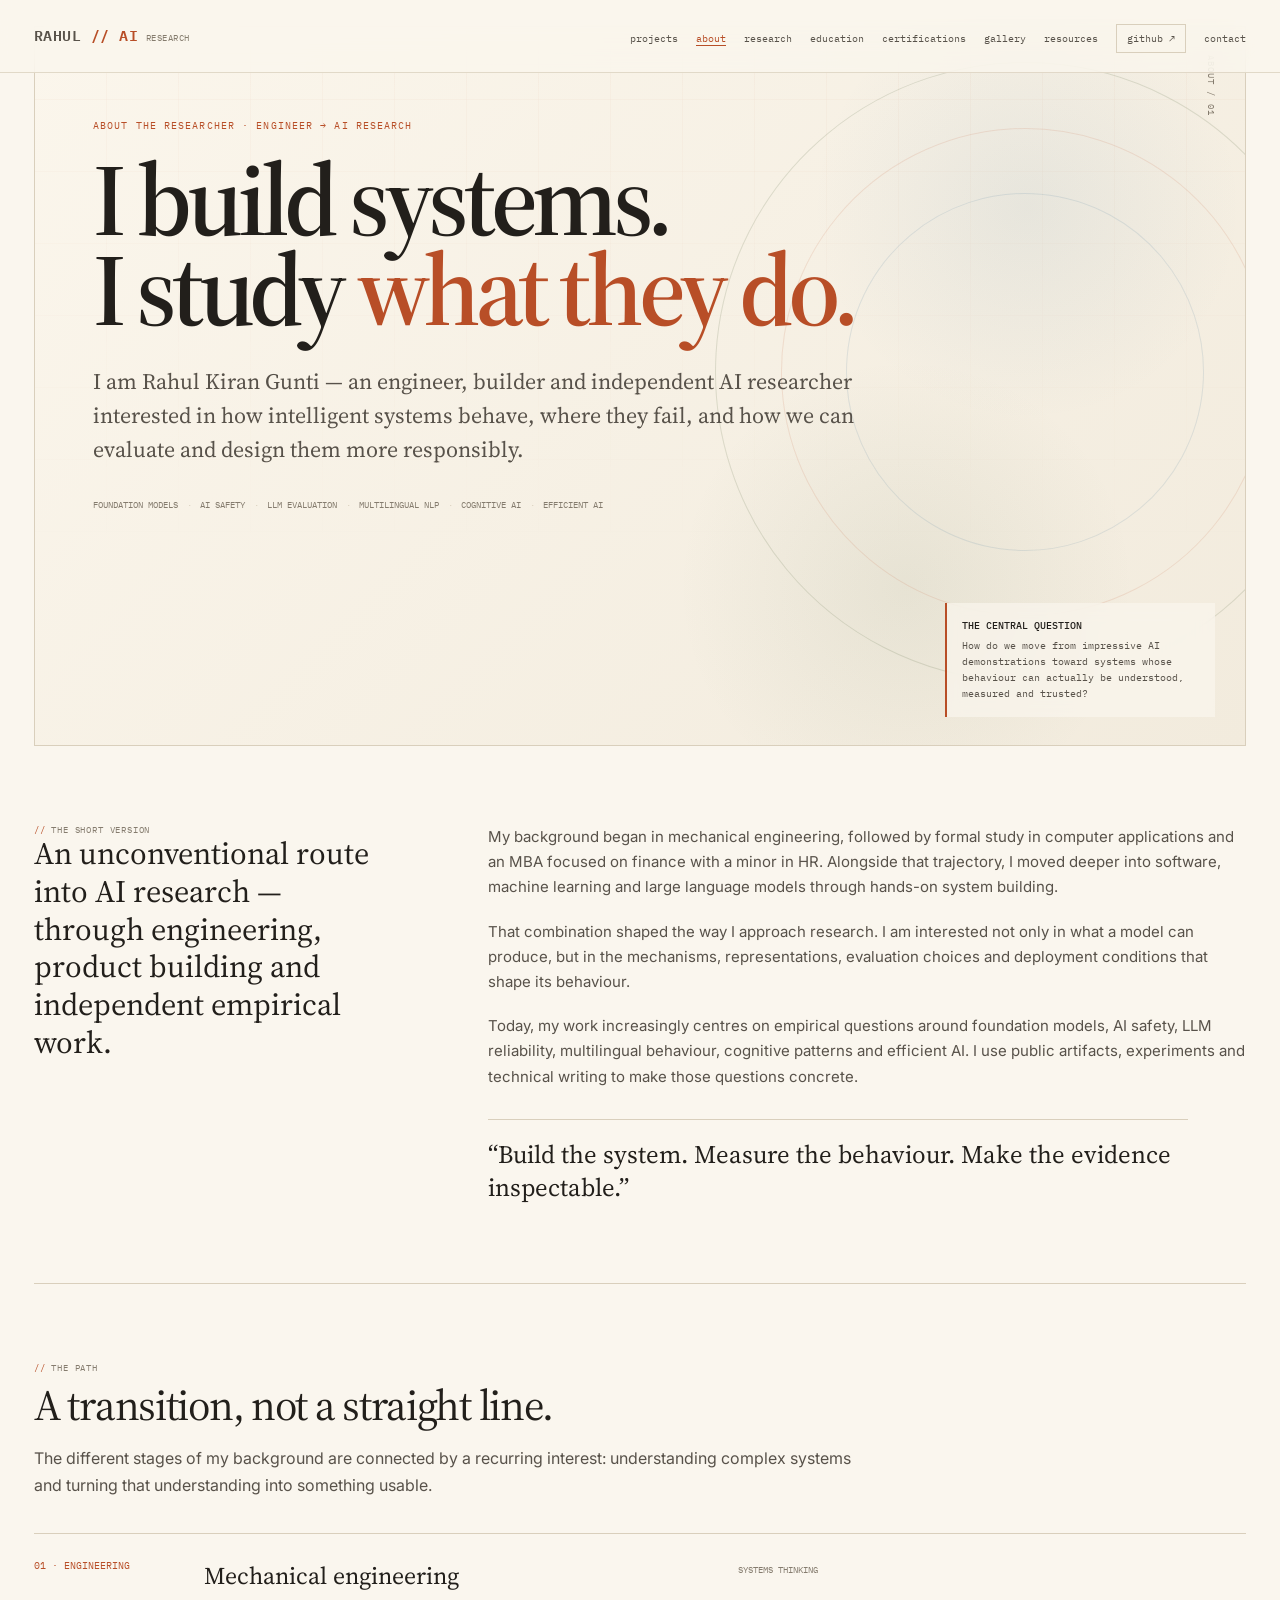
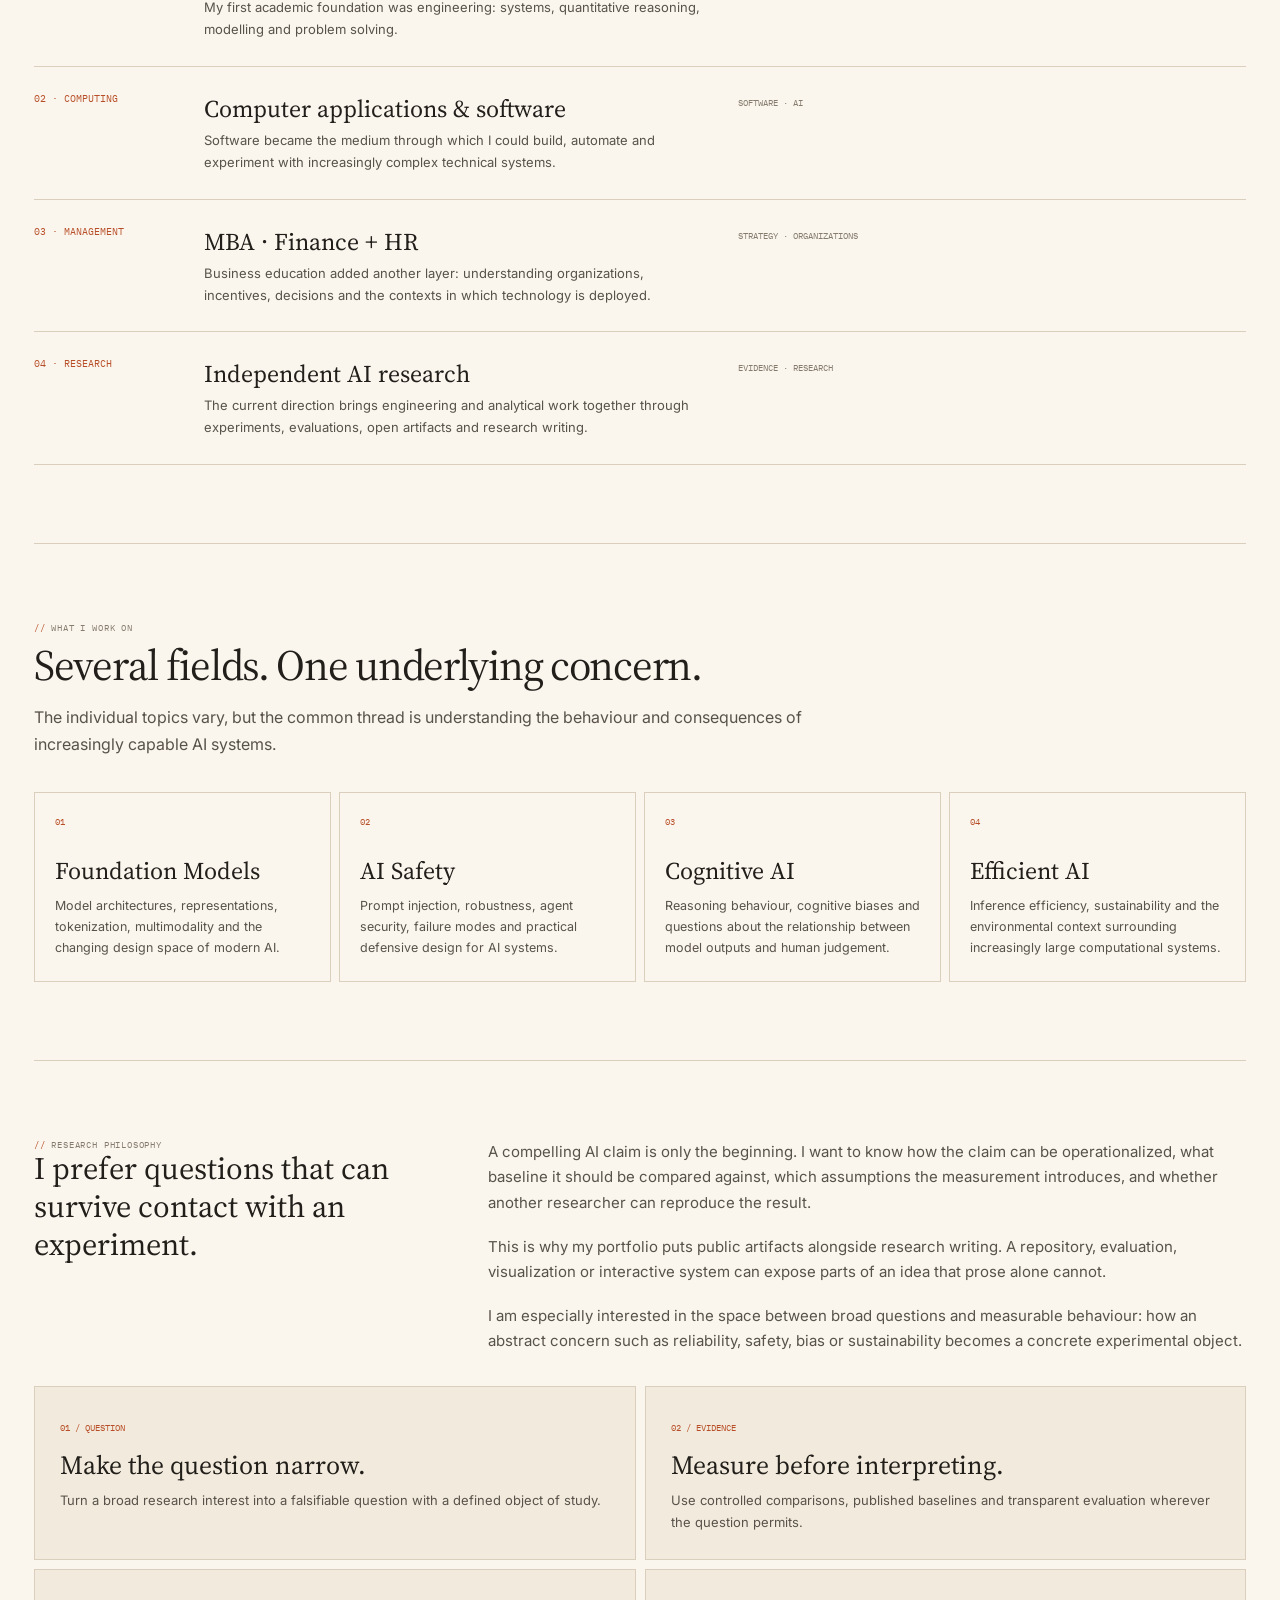
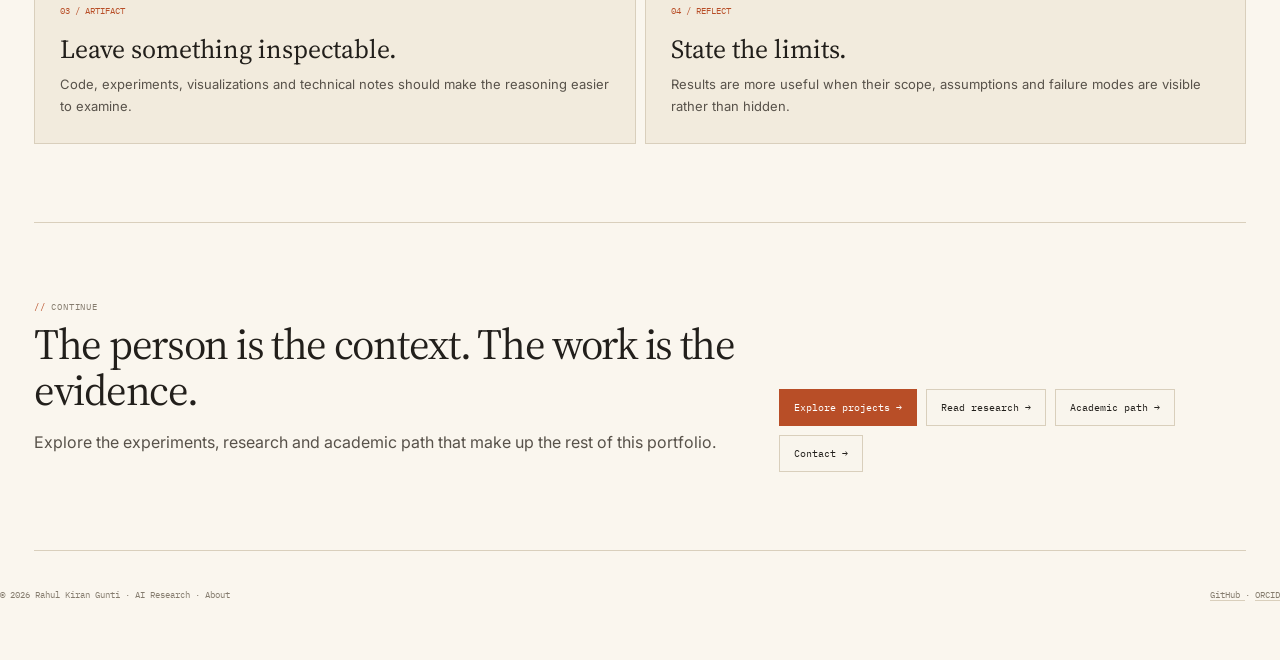
<file: about.html>
<!DOCTYPE html>
<html lang="en">
<head>
<meta charset="UTF-8">
<meta name="viewport" content="width=device-width,initial-scale=1">
<title>About — Rahul Kiran Gunti · AI Research</title>
<meta name="description" content="About Rahul Kiran Gunti — engineer, independent AI researcher, builder and writer working across foundation models, AI safety, multilingual NLP, cognitive AI, efficient AI and responsible AI.">
<meta name="author" content="Rahul Kiran Gunti">
<meta name="theme-color" content="#FAF6EE">
<link rel="canonical" href="https://rahulkiran2222.github.io/about.html">

<link rel="preconnect" href="https://fonts.googleapis.com">
<link rel="preconnect" href="https://fonts.gstatic.com" crossorigin>
<link href="https://fonts.googleapis.com/css2?family=Source+Serif+4:opsz,wght@8..60,400;8..60,500;8..60,600&family=Inter:wght@400;500;600&family=IBM+Plex+Mono:wght@400;500&display=swap" rel="stylesheet">

<style>

:root{
  --bg:#FAF6EE;
  --bg2:#F2EBDD;
  --ink:#221F1B;
  --soft:#58524A;
  --taupe:#857C6E;
  --rule:#D9CFBC;
  --terra:#B84E27;
  --sage:#5D704C;
  --blue:#3C6E91;
  --green:#3E7A5A;
  --violet:#765B88;
  --gold:#A57A28;
  --max:1450px
}

*{
  box-sizing:border-box
}

html{
  scroll-behavior:smooth
}

body{
  margin:0;
  background:var(--bg);
  color:var(--ink);
  font-family:Inter,sans-serif;
  line-height:1.68;
  -webkit-font-smoothing:antialiased
}

a{
  color:inherit
}

::selection{
  background:var(--terra);
  color:#fff
}

.wrap{
  max-width:var(--max);
  margin:auto;
  padding:0 34px
}

.mono{
  font-family:"IBM Plex Mono",monospace
}


/* =========================================================
   SHARED SITE NAVIGATION
   EXACT INDEX NAVBAR
   ========================================================= */

nav{
  position:fixed;
  top:0;
  left:0;
  right:0;
  z-index:100;
  background:rgba(250,246,238,.78);
  backdrop-filter:blur(18px);
  -webkit-backdrop-filter:blur(18px);
  border-bottom:1px solid rgba(217,207,188,.75);
  transition:.3s
}

nav.scrolled{
  background:rgba(250,246,238,.95);
  box-shadow:0 8px 30px rgba(50,40,25,.06)
}

.nav{
  min-height:72px;
  display:flex;
  align-items:center;
  justify-content:space-between;
  gap:24px
}

.brand{
  font:600 15px "IBM Plex Mono",monospace;
  letter-spacing:.03em;
  text-decoration:none;
  white-space:nowrap
}

.brand .accent{
  color:var(--terra)
}

.brand small{
  font-size:9px;
  color:var(--taupe);
  font-weight:400;
  margin-left:8px
}

nav ul{
  display:flex;
  gap:18px;
  list-style:none;
  padding:0;
  margin:0;
  align-items:center
}

nav a{
  font:10px "IBM Plex Mono",monospace;
  text-decoration:none;
  color:var(--soft);
  border-bottom:1px solid transparent;
  transition:.18s
}

nav a:hover,
nav a.active{
  color:var(--terra);
  border-color:var(--terra)
}

.nav-github{
  padding:7px 10px;
  border:1px solid var(--rule)!important;
  border-bottom-color:var(--rule)!important
}


/* =========================================================
   HERO
   ========================================================= */

main{
  padding-top:72px
}

.hero{
  padding:26px 0 0
}

.hero-stage{
  position:relative;
  min-height:720px;
  border:1px solid var(--rule);
  overflow:hidden;
  background:
    radial-gradient(
      circle at 82% 25%,
      rgba(60,110,145,.08),
      transparent 19%
    ),
    radial-gradient(
      circle at 72% 78%,
      rgba(93,112,76,.09),
      transparent 22%
    ),
    linear-gradient(
      135deg,
      #FBF6EC,
      #F2EBDD
    )
}

.hero-stage:before{
  content:"";
  position:absolute;
  inset:0;
  background:
    linear-gradient(
      90deg,
      transparent 0,
      transparent calc(100% - 1px),
      rgba(184,78,39,.08) calc(100% - 1px)
    ),
    linear-gradient(
      0deg,
      transparent 0,
      transparent calc(100% - 1px),
      rgba(184,78,39,.08) calc(100% - 1px)
    );
  background-size:72px 72px;
  mask-image:linear-gradient(
    to bottom,
    rgba(0,0,0,.42),
    transparent 75%
  );
  pointer-events:none
}

.hero-orbit{
  position:absolute;
  width:620px;
  height:620px;
  border:1px solid rgba(93,112,76,.18);
  border-radius:50%;
  right:-90px;
  top:35px;
  transform:rotate(-18deg)
}

.hero-orbit:before,
.hero-orbit:after{
  content:"";
  position:absolute;
  border:1px solid rgba(184,78,39,.12);
  border-radius:50%;
  inset:65px;
  transform:rotate(36deg)
}

.hero-orbit:after{
  inset:130px;
  border-color:rgba(60,110,145,.13);
  transform:rotate(-22deg)
}

.hero-copy{
  position:relative;
  z-index:2;
  max-width:940px;
  padding:92px 58px 75px
}

.eyebrow{
  font:10px "IBM Plex Mono",monospace;
  color:var(--terra);
  letter-spacing:.11em;
  text-transform:uppercase;
  margin:0 0 22px
}

h1{
  font:600 clamp(64px,8vw,118px)/.88 "Source Serif 4",serif;
  letter-spacing:-.05em;
  margin:0 0 30px;
  max-width:900px
}

h1 em{
  font-style:normal;
  color:var(--terra)
}

.hero-lede{
  font:22px/1.55 "Source Serif 4",serif;
  color:var(--soft);
  max-width:800px;
  margin:0
}

.hero-meta{
  display:flex;
  flex-wrap:wrap;
  gap:8px 22px;
  margin-top:32px;
  font:9px "IBM Plex Mono",monospace;
  color:var(--taupe);
  text-transform:uppercase
}

.hero-meta span{
  position:relative
}

.hero-meta span:not(:last-child):after{
  content:"·";
  position:absolute;
  right:-14px;
  color:var(--rule)
}

.hero-index{
  position:absolute;
  right:28px;
  top:28px;
  font:9px "IBM Plex Mono",monospace;
  color:var(--taupe);
  writing-mode:vertical-rl;
  letter-spacing:.12em
}

.hero-caption{
  position:absolute;
  right:30px;
  bottom:28px;
  width:270px;
  padding:15px;
  border-left:2px solid var(--terra);
  background:rgba(250,246,238,.72);
  backdrop-filter:blur(8px);
  font:10px/1.6 "IBM Plex Mono",monospace;
  color:var(--soft)
}

.hero-caption strong{
  display:block;
  color:var(--ink);
  margin-bottom:4px;
  font-weight:500
}


/* =========================================================
   SECTIONS
   ========================================================= */

section{
  border-bottom:1px solid var(--rule);
  padding:78px 0
}

.kicker{
  font:9px "IBM Plex Mono",monospace;
  color:var(--taupe);
  text-transform:uppercase;
  letter-spacing:.09em;
  margin:0
}

.kicker:before{
  content:"// ";
  color:var(--terra)
}

h2{
  font:43px/1.08 "Source Serif 4",serif;
  letter-spacing:-.03em;
  margin:9px 0 15px
}

.section-lede{
  max-width:820px;
  color:var(--soft);
  font-size:16px
}

.story{
  display:grid;
  grid-template-columns:.72fr 1.5fr;
  gap:90px;
  align-items:start
}

.story-title{
  font:31px/1.22 "Source Serif 4",serif;
  margin:0;
  max-width:390px
}

.prose{
  max-width:760px;
  color:var(--soft);
  font-size:15px
}

.prose p{
  margin:0 0 19px
}

.prose p:last-child{
  margin-bottom:0
}

.pullquote{
  margin:30px 0 0;
  padding:18px 0 0;
  border-top:1px solid var(--rule);
  font:25px/1.35 "Source Serif 4",serif;
  color:var(--ink);
  max-width:700px
}

.timeline{
  margin-top:35px;
  border-top:1px solid var(--rule)
}

.timeline-item{
  display:grid;
  grid-template-columns:145px 1fr 1fr;
  gap:25px;
  padding:25px 0;
  border-bottom:1px solid var(--rule)
}

.timeline-year{
  font:10px "IBM Plex Mono",monospace;
  color:var(--terra);
  text-transform:uppercase
}

.timeline-item h3{
  font:24px "Source Serif 4",serif;
  margin:0 0 5px
}

.timeline-item p{
  font-size:13px;
  color:var(--soft);
  margin:0
}

.timeline-tag{
  font:9px "IBM Plex Mono",monospace;
  color:var(--taupe);
  text-transform:uppercase;
  align-self:start;
  padding-top:5px
}

.identity{
  display:grid;
  grid-template-columns:repeat(4,1fr);
  gap:8px;
  margin-top:34px
}

.identity-card{
  padding:23px 20px;
  min-height:185px;
  border:1px solid var(--rule);
  background:var(--bg);
  position:relative;
  transition:.25s
}

.identity-card:hover{
  transform:translateY(-5px);
  border-color:var(--terra);
  box-shadow:0 14px 35px rgba(70,45,25,.06)
}

.identity-card .num{
  font:9px "IBM Plex Mono",monospace;
  color:var(--terra)
}

.identity-card h3{
  font:24px "Source Serif 4",serif;
  margin:27px 0 8px
}

.identity-card p{
  font-size:12.5px;
  color:var(--soft);
  margin:0
}

.method{
  display:grid;
  grid-template-columns:1fr 1fr;
  gap:9px;
  margin-top:32px
}

.method-item{
  padding:25px;
  border:1px solid var(--rule);
  background:var(--bg2);
  min-height:170px
}

.method-item span{
  font:9px "IBM Plex Mono",monospace;
  color:var(--terra)
}

.method-item h3{
  font:26px "Source Serif 4",serif;
  margin:9px 0 7px
}

.method-item p{
  font-size:13px;
  color:var(--soft);
  margin:0
}

.next{
  display:flex;
  justify-content:space-between;
  gap:20px;
  align-items:flex-end
}

.next h2{
  max-width:760px
}

.actions{
  display:flex;
  gap:9px;
  flex-wrap:wrap;
  margin-top:28px
}

.btn{
  font:10px "IBM Plex Mono",monospace;
  text-decoration:none;
  border:1px solid var(--rule);
  padding:11px 14px;
  background:rgba(250,246,238,.72);
  transition:.22s
}

.btn:hover{
  transform:translateY(-3px);
  border-color:var(--terra);
  color:var(--terra)
}

.btn.primary{
  background:var(--terra);
  border-color:var(--terra);
  color:#fff
}

.footer{
  padding:38px 0 60px;
  display:flex;
  justify-content:space-between;
  gap:20px;
  flex-wrap:wrap;
  font:9px "IBM Plex Mono",monospace;
  color:var(--taupe)
}

.footer a{
  text-decoration:none;
  border-bottom:1px solid var(--rule)
}

.footer a:hover{
  color:var(--terra)
}

.reveal{
  opacity:0;
  transform:translateY(20px);
  transition:
    opacity .7s ease,
    transform .7s ease
}

.reveal.visible{
  opacity:1;
  transform:none
}


/* =========================================================
   RESPONSIVE
   ========================================================= */

@media(max-width:1100px){

  .hero-copy{
    max-width:760px;
    padding-left:40px
  }

  .hero-orbit{
    right:-190px
  }

  .identity{
    grid-template-columns:1fr 1fr
  }

  .timeline-item{
    grid-template-columns:110px 1fr
  }

  .timeline-tag{
    grid-column:2
  }

  .story{
    gap:55px
  }
}


@media(max-width:760px){

  .wrap{
    padding:0 18px
  }

  /* EXACT INDEX NAV MOBILE BEHAVIOUR */

  .nav{
    min-height:auto;
    padding:13px 0;
    align-items:flex-start
  }

  .nav ul{
    gap:8px 11px;
    flex-wrap:wrap;
    justify-content:flex-end
  }

  nav a{
    font-size:8px
  }

  main{
    padding-top:76px
  }

  .hero{
    padding-top:12px
  }

  .hero-stage{
    min-height:650px
  }

  .hero-copy{
    padding:62px 25px 55px
  }

  .hero-orbit{
    width:430px;
    height:430px;
    right:-205px;
    top:220px;
    opacity:.65
  }

  h1{
    font-size:57px
  }

  .hero-lede{
    font-size:19px
  }

  .hero-caption{
    right:20px;
    bottom:20px;
    width:245px
  }

  .hero-index{
    display:none
  }

  .story{
    grid-template-columns:1fr;
    gap:25px
  }

  .identity{
    grid-template-columns:1fr 1fr
  }

  .method{
    grid-template-columns:1fr
  }

  .timeline-item{
    grid-template-columns:1fr;
    gap:7px
  }

  .timeline-tag{
    grid-column:auto
  }

  .next{
    display:block
  }
}


@media(max-width:500px){

  h1{
    font-size:47px
  }

  .identity{
    grid-template-columns:1fr
  }

  .hero-stage{
    min-height:700px
  }

  .hero-copy{
    padding-left:20px;
    padding-right:20px
  }

  /* SAME AS INDEX */

  nav ul{
    max-width:250px
  }
}


@media(prefers-reduced-motion:reduce){

  html{
    scroll-behavior:auto
  }

  .reveal{
    opacity:1;
    transform:none;
    transition:none
  }
}

</style>
</head>


<body>


<!-- =========================================================
     SHARED SITE NAVIGATION
     ========================================================= -->

<nav id="siteNav">

  <div class="wrap nav">

    <a class="brand" href="index.html">
      RAHUL<span class="accent"> // AI</span><small>RESEARCH</small>
    </a>

    <ul>

      <li>
        <a href="projects.html">projects</a>
      </li>

      <li>
        <a class="active" href="about.html">about</a>
      </li>

      <li>
        <a href="research.html">research</a>
      </li>

      <li>
        <a href="education.html">education</a>
      </li>

      <li>
        <a href="certifications.html">certifications</a>
      </li>

      <li>
        <a href="gallery.html">gallery</a>
      </li>

      <li>
        <a href="resources.html">resources</a>
      </li>

      <li>
        <a
          class="nav-github"
          href="https://github.com/rahulkiran2222"
          target="_blank"
          rel="noopener noreferrer"
        >
          github ↗
        </a>
      </li>

      <li>
        <a href="contact.html">contact</a>
      </li>

    </ul>

  </div>

</nav>


<main class="wrap">


<!-- =========================================================
     HERO
     ========================================================= -->

<header class="hero">

  <div class="hero-stage">

    <div class="hero-orbit"></div>

    <div class="hero-index">
      ABOUT / 01
    </div>

    <div class="hero-copy">

      <p class="eyebrow">
        ABOUT THE RESEARCHER · ENGINEER → AI RESEARCH
      </p>

      <h1>
        I build systems.<br>
        I study <em>what they do.</em>
      </h1>

      <p class="hero-lede">
        I am Rahul Kiran Gunti — an engineer, builder and independent AI researcher interested in how intelligent systems behave, where they fail, and how we can evaluate and design them more responsibly.
      </p>

      <div class="hero-meta">
        <span>Foundation Models</span>
        <span>AI Safety</span>
        <span>LLM Evaluation</span>
        <span>Multilingual NLP</span>
        <span>Cognitive AI</span>
        <span>Efficient AI</span>
      </div>

    </div>

    <div class="hero-caption">

      <strong>THE CENTRAL QUESTION</strong>

      How do we move from impressive AI demonstrations toward systems whose behaviour can actually be understood, measured and trusted?

    </div>

  </div>

</header>


<!-- =========================================================
     SHORT VERSION
     ========================================================= -->

<section class="reveal">

  <div class="story">

    <div>

      <p class="kicker">
        The short version
      </p>

      <p class="story-title">
        An unconventional route into AI research — through engineering, product building and independent empirical work.
      </p>

    </div>

    <div class="prose">

      <p>
        My background began in mechanical engineering, followed by formal study in computer applications and an MBA focused on finance with a minor in HR. Alongside that trajectory, I moved deeper into software, machine learning and large language models through hands-on system building.
      </p>

      <p>
        That combination shaped the way I approach research. I am interested not only in what a model can produce, but in the mechanisms, representations, evaluation choices and deployment conditions that shape its behaviour.
      </p>

      <p>
        Today, my work increasingly centres on empirical questions around foundation models, AI safety, LLM reliability, multilingual behaviour, cognitive patterns and efficient AI. I use public artifacts, experiments and technical writing to make those questions concrete.
      </p>

      <div class="pullquote">
        “Build the system. Measure the behaviour. Make the evidence inspectable.”
      </div>

    </div>

  </div>

</section>


<!-- =========================================================
     PATH
     ========================================================= -->

<section class="reveal">

  <p class="kicker">
    The path
  </p>

  <h2>
    A transition, not a straight line.
  </h2>

  <p class="section-lede">
    The different stages of my background are connected by a recurring interest: understanding complex systems and turning that understanding into something usable.
  </p>

  <div class="timeline">

    <div class="timeline-item">

      <div class="timeline-year">
        01 · Engineering
      </div>

      <div>
        <h3>
          Mechanical engineering
        </h3>

        <p>
          My first academic foundation was engineering: systems, quantitative reasoning, modelling and problem solving.
        </p>
      </div>

      <div class="timeline-tag">
        Systems thinking
      </div>

    </div>


    <div class="timeline-item">

      <div class="timeline-year">
        02 · Computing
      </div>

      <div>
        <h3>
          Computer applications & software
        </h3>

        <p>
          Software became the medium through which I could build, automate and experiment with increasingly complex technical systems.
        </p>
      </div>

      <div class="timeline-tag">
        Software · AI
      </div>

    </div>


    <div class="timeline-item">

      <div class="timeline-year">
        03 · Management
      </div>

      <div>
        <h3>
          MBA · Finance + HR
        </h3>

        <p>
          Business education added another layer: understanding organizations, incentives, decisions and the contexts in which technology is deployed.
        </p>
      </div>

      <div class="timeline-tag">
        Strategy · Organizations
      </div>

    </div>


    <div class="timeline-item">

      <div class="timeline-year">
        04 · Research
      </div>

      <div>
        <h3>
          Independent AI research
        </h3>

        <p>
          The current direction brings engineering and analytical work together through experiments, evaluations, open artifacts and research writing.
        </p>
      </div>

      <div class="timeline-tag">
        Evidence · Research
      </div>

    </div>

  </div>

</section>


<!-- =========================================================
     WHAT I WORK ON
     ========================================================= -->

<section class="reveal">

  <p class="kicker">
    What I work on
  </p>

  <h2>
    Several fields. One underlying concern.
  </h2>

  <p class="section-lede">
    The individual topics vary, but the common thread is understanding the behaviour and consequences of increasingly capable AI systems.
  </p>

  <div class="identity">

    <article class="identity-card">

      <div class="num">
        01
      </div>

      <h3>
        Foundation Models
      </h3>

      <p>
        Model architectures, representations, tokenization, multimodality and the changing design space of modern AI.
      </p>

    </article>


    <article class="identity-card">

      <div class="num">
        02
      </div>

      <h3>
        AI Safety
      </h3>

      <p>
        Prompt injection, robustness, agent security, failure modes and practical defensive design for AI systems.
      </p>

    </article>


    <article class="identity-card">

      <div class="num">
        03
      </div>

      <h3>
        Cognitive AI
      </h3>

      <p>
        Reasoning behaviour, cognitive biases and questions about the relationship between model outputs and human judgement.
      </p>

    </article>


    <article class="identity-card">

      <div class="num">
        04
      </div>

      <h3>
        Efficient AI
      </h3>

      <p>
        Inference efficiency, sustainability and the environmental context surrounding increasingly large computational systems.
      </p>

    </article>

  </div>

</section>


<!-- =========================================================
     RESEARCH PHILOSOPHY
     ========================================================= -->

<section class="reveal">

  <div class="story">

    <div>

      <p class="kicker">
        Research philosophy
      </p>

      <p class="story-title">
        I prefer questions that can survive contact with an experiment.
      </p>

    </div>

    <div class="prose">

      <p>
        A compelling AI claim is only the beginning. I want to know how the claim can be operationalized, what baseline it should be compared against, which assumptions the measurement introduces, and whether another researcher can reproduce the result.
      </p>

      <p>
        This is why my portfolio puts public artifacts alongside research writing. A repository, evaluation, visualization or interactive system can expose parts of an idea that prose alone cannot.
      </p>

      <p>
        I am especially interested in the space between broad questions and measurable behaviour: how an abstract concern such as reliability, safety, bias or sustainability becomes a concrete experimental object.
      </p>

    </div>

  </div>


  <div class="method">

    <article class="method-item">

      <span>
        01 / QUESTION
      </span>

      <h3>
        Make the question narrow.
      </h3>

      <p>
        Turn a broad research interest into a falsifiable question with a defined object of study.
      </p>

    </article>


    <article class="method-item">

      <span>
        02 / EVIDENCE
      </span>

      <h3>
        Measure before interpreting.
      </h3>

      <p>
        Use controlled comparisons, published baselines and transparent evaluation wherever the question permits.
      </p>

    </article>


    <article class="method-item">

      <span>
        03 / ARTIFACT
      </span>

      <h3>
        Leave something inspectable.
      </h3>

      <p>
        Code, experiments, visualizations and technical notes should make the reasoning easier to examine.
      </p>

    </article>


    <article class="method-item">

      <span>
        04 / REFLECT
      </span>

      <h3>
        State the limits.
      </h3>

      <p>
        Results are more useful when their scope, assumptions and failure modes are visible rather than hidden.
      </p>

    </article>

  </div>

</section>


<!-- =========================================================
     CONTINUE
     ========================================================= -->

<section class="reveal">

  <div class="next">

    <div>

      <p class="kicker">
        Continue
      </p>

      <h2>
        The person is the context. The work is the evidence.
      </h2>

      <p class="section-lede">
        Explore the experiments, research and academic path that make up the rest of this portfolio.
      </p>

    </div>

    <div class="actions">

      <a class="btn primary" href="projects.html">
        Explore projects →
      </a>

      <a class="btn" href="research.html">
        Read research →
      </a>

      <a class="btn" href="education.html">
        Academic path →
      </a>

      <a class="btn" href="contact.html">
        Contact →
      </a>

    </div>

  </div>

</section>


</main>


<!-- =========================================================
     FOOTER
     ========================================================= -->

<footer class="wrap footer">

  <span>
    © 2026 Rahul Kiran Gunti · AI Research · About
  </span>

  <span>
    <a
      href="https://github.com/rahulkiran2222"
      target="_blank"
      rel="noopener noreferrer"
    >
      GitHub
    </a>
    ·
    <a
      href="https://orcid.org/0009-0009-3008-7999"
      target="_blank"
      rel="noopener noreferrer"
    >
      ORCID
    </a>
  </span>

</footer>


<script>

(() => {

  /* =========================================================
     SHARED NAV SCROLL BEHAVIOUR
     ========================================================= */

  const nav = document.getElementById("siteNav");

  addEventListener(
    "scroll",
    () => nav.classList.toggle("scrolled",scrollY > 20),
    {passive:true}
  );


  /* =========================================================
     REDUCED MOTION
     ========================================================= */

  const reduced =
    matchMedia("(prefers-reduced-motion: reduce)").matches;

  if(reduced) return;


  /* =========================================================
     SECTION REVEALS
     ========================================================= */

  const io =
    new IntersectionObserver(
      entries => {

        entries.forEach(e => {

          if(e.isIntersecting){

            e.target.classList.add("visible");

            io.unobserve(e.target);

          }

        });

      },
      {
        threshold:.12
      }
    );


  document
    .querySelectorAll(".reveal")
    .forEach((el,i) => {

      el.style.transitionDelay =
        Math.min(i * .06,.3) + "s";

      io.observe(el);

    });

})();

</script>

</body>
</html>
</file>
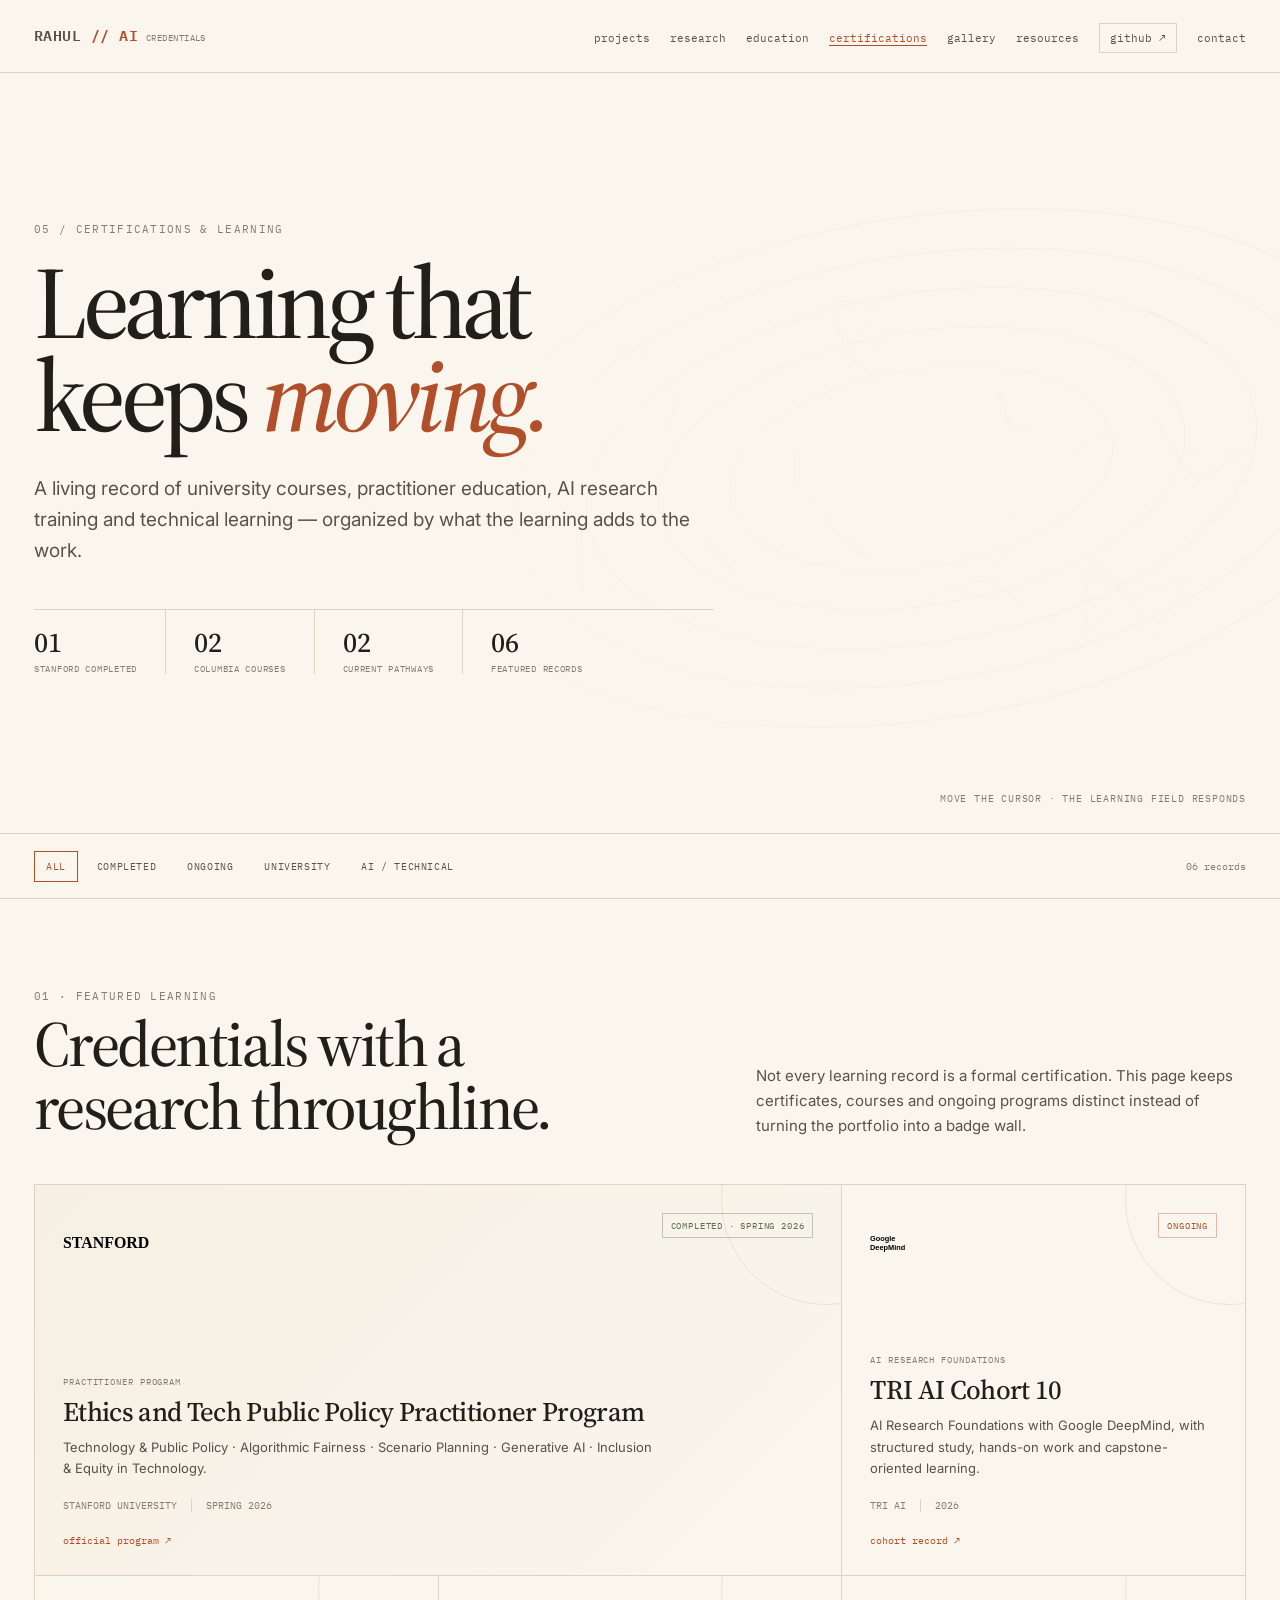
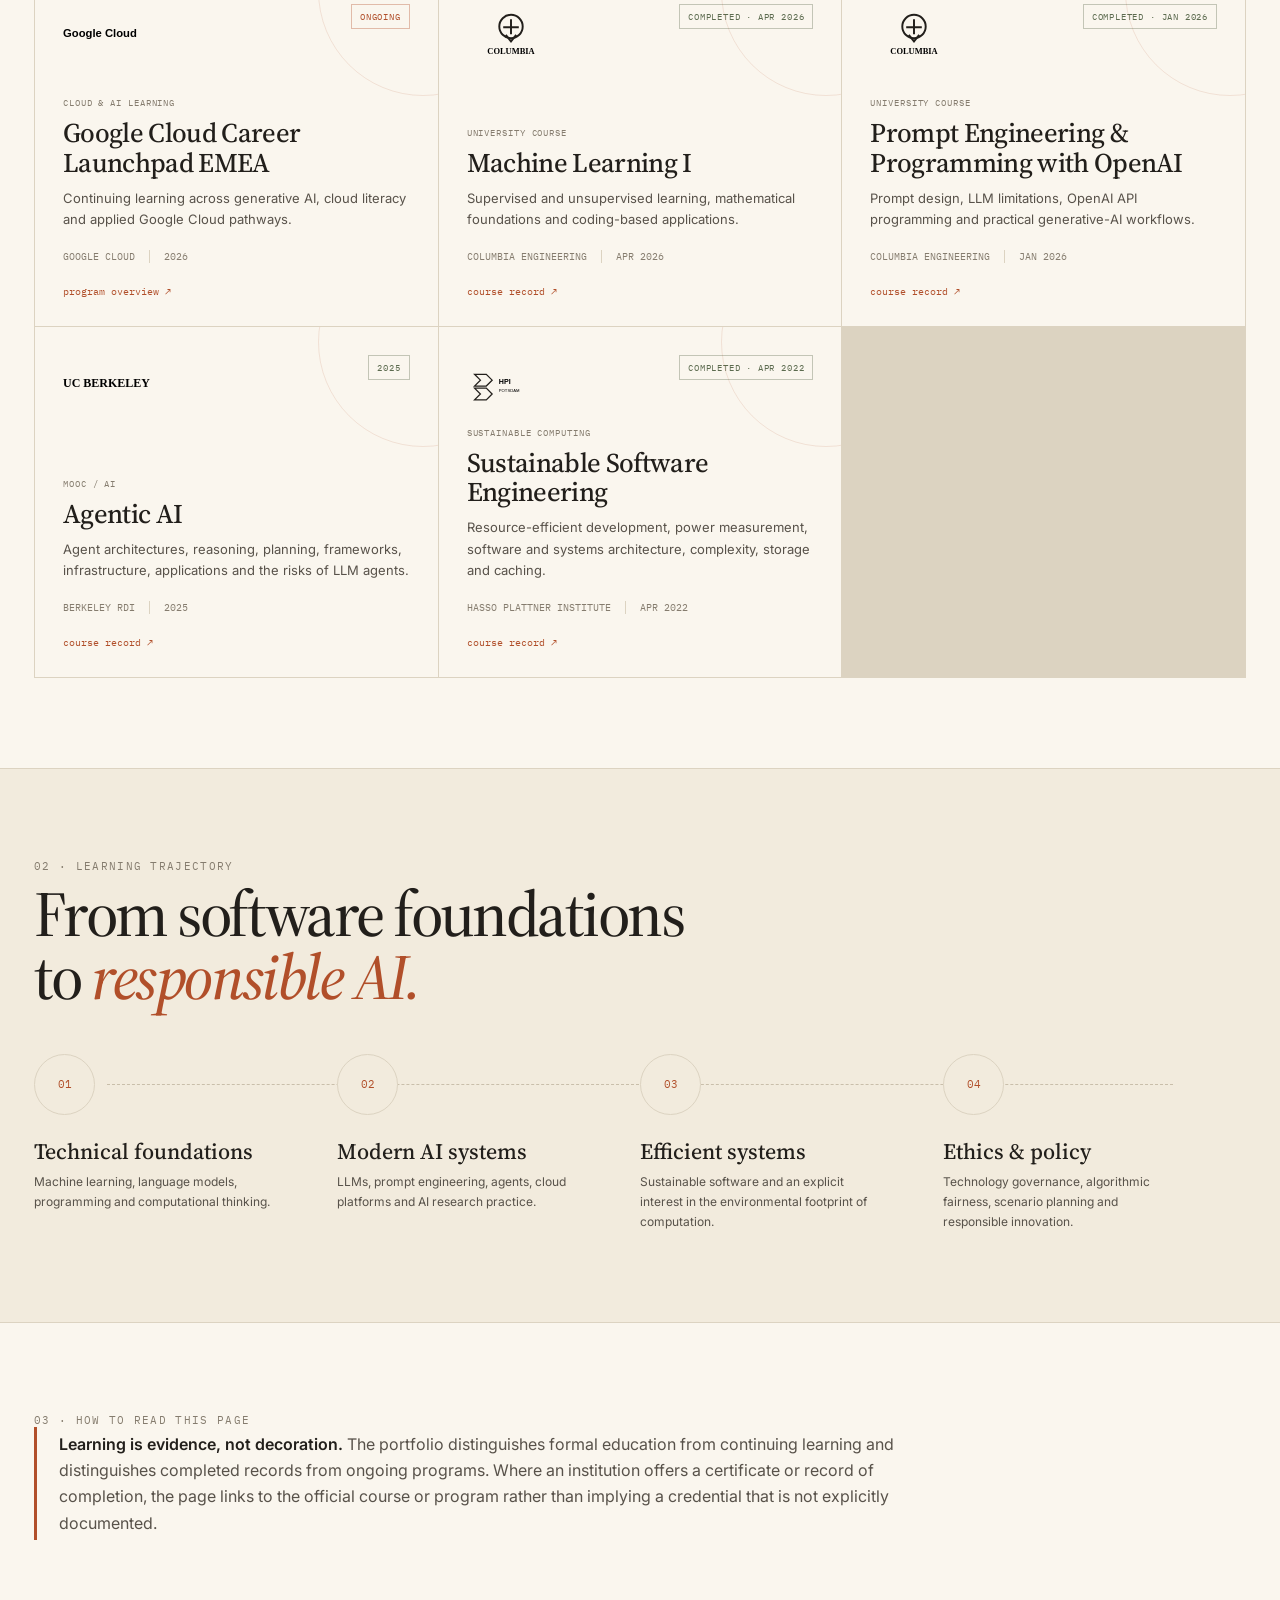
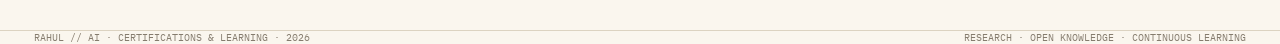
<file: certificates.html>
<!DOCTYPE html>
<html lang="en">
<head>
<meta charset="UTF-8">
<meta name="viewport" content="width=device-width, initial-scale=1.0">
<title>Rahul Kiran Gunti — Certifications & Learning</title>
<meta name="description" content="Rahul Kiran Gunti — certifications, university courses, professional learning and continuing AI education.">
<link rel="preconnect" href="https://fonts.googleapis.com">
<link rel="preconnect" href="https://fonts.gstatic.com" crossorigin>
<link href="https://fonts.googleapis.com/css2?family=Source+Serif+4:opsz,wght@8..60,400;8..60,500;8..60,600;1,8..60,400&family=Inter:wght@400;500;600;700&family=IBM+Plex+Mono:wght@400;500&display=swap" rel="stylesheet">
<style>
:root{
  --bg:#FAF6EE;--bg2:#F2EBDD;--ink:#221F1B;--soft:#58524A;
  --taupe:#857C6E;--rule:#DCD3C1;--terra:#B14F2A;--sage:#5C6B4F;
  --blue:#3C6E91;--violet:#765B88;--gold:#A57A28;--max:1450px;
}
*{box-sizing:border-box}
html{scroll-behavior:smooth}
body{margin:0;background:var(--bg);color:var(--ink);font-family:Inter,sans-serif;font-size:16px;line-height:1.65;-webkit-font-smoothing:antialiased}
a{color:inherit}
.wrap{max-width:var(--max);margin:auto;padding:0 34px}
.mono{font-family:"IBM Plex Mono",monospace}
::selection{background:var(--terra);color:#fff}

/* SAME EDITORIAL NAV AS INDEX / RESEARCH / EDUCATION / PROJECTS */
nav{position:sticky;top:0;z-index:100;background:rgba(250,246,238,.92);backdrop-filter:blur(16px);-webkit-backdrop-filter:blur(16px);border-bottom:1px solid var(--rule)}
.nav{min-height:72px;display:flex;align-items:center;justify-content:space-between;gap:28px}
.brand{font:600 15px "IBM Plex Mono",monospace;letter-spacing:.03em;text-decoration:none;white-space:nowrap}
.brand .accent{color:var(--terra)}
.brand small{font-size:9px;color:var(--taupe);font-weight:400;margin-left:8px}
nav ul{display:flex;gap:20px;list-style:none;padding:0;margin:0;align-items:center}
nav a{font:11px "IBM Plex Mono",monospace;text-decoration:none;color:var(--soft);border-bottom:1px solid transparent;transition:.18s}
nav a:hover,nav a.active{color:var(--terra);border-color:var(--terra)}
.nav-github{padding:7px 10px;border:1px solid var(--rule)!important;border-bottom-color:var(--rule)!important}

/* HERO */
.hero{position:relative;min-height:760px;overflow:hidden;border-bottom:1px solid var(--rule)}
#certCanvas{position:absolute;inset:0;width:100%;height:100%;display:block}
.hero-grid{position:absolute;inset:0;background:
 linear-gradient(90deg,rgba(250,246,238,.97) 0%,rgba(250,246,238,.84) 34%,rgba(250,246,238,.25) 63%,rgba(250,246,238,.05) 100%),
 linear-gradient(0deg,rgba(250,246,238,.20),transparent 45%);pointer-events:none}
.hero-content{position:relative;z-index:2;min-height:760px;display:flex;align-items:center}
.hero-copy{max-width:760px;padding:70px 0 80px}
.eyebrow,.kicker{font:11px "IBM Plex Mono",monospace;letter-spacing:.12em;text-transform:uppercase;color:var(--taupe)}
.eyebrow{margin-bottom:20px}
.hero h1{font:500 clamp(64px,8vw,126px)/.91 "Source Serif 4",serif;letter-spacing:-.055em;margin:0 0 30px}
.hero h1 em{font-style:italic;color:var(--terra)}
.hero-lede{max-width:680px;font-size:19px;line-height:1.65;color:var(--soft);margin:0}
.hero-meta{display:flex;gap:0;margin-top:42px;border-top:1px solid var(--rule);max-width:720px}
.metric{padding:18px 28px 0 0;margin-right:28px;border-right:1px solid var(--rule)}
.metric:last-child{border-right:0}
.metric strong{display:block;font:500 28px/1 "Source Serif 4",serif}
.metric span{display:block;margin-top:7px;font:9px "IBM Plex Mono",monospace;letter-spacing:.08em;color:var(--taupe);text-transform:uppercase}
.hero-note{position:absolute;right:34px;bottom:28px;z-index:3;font:10px "IBM Plex Mono",monospace;color:var(--taupe);letter-spacing:.08em}

/* FILTER BAR */
.filterbar{position:sticky;top:72px;z-index:50;background:rgba(250,246,238,.94);backdrop-filter:blur(12px);border-bottom:1px solid var(--rule)}
.filter-inner{min-height:64px;display:flex;align-items:center;justify-content:space-between;gap:20px}
.filters{display:flex;gap:7px;flex-wrap:wrap}
.filter{appearance:none;background:transparent;border:1px solid transparent;padding:8px 11px;color:var(--soft);font:10px "IBM Plex Mono",monospace;letter-spacing:.06em;text-transform:uppercase;cursor:pointer}
.filter:hover,.filter.active{border-color:var(--terra);color:var(--terra)}
.count{font:10px "IBM Plex Mono",monospace;color:var(--taupe)}

/* SECTION */
.section{padding:90px 0}
.section-head{display:grid;grid-template-columns:1.15fr .85fr;gap:60px;align-items:end;margin-bottom:46px}
.section-head h2{font:500 clamp(40px,5vw,72px)/.98 "Source Serif 4",serif;letter-spacing:-.04em;margin:10px 0 0}
.section-head p{max-width:520px;color:var(--soft);margin:0;font-size:15px}

/* CREDENTIAL CARDS */
.credential-grid{display:grid;grid-template-columns:repeat(3,1fr);gap:1px;background:var(--rule);border:1px solid var(--rule)}
.credential{position:relative;min-height:350px;background:var(--bg);padding:28px;display:flex;flex-direction:column;overflow:hidden;transition:transform .28s ease,background .28s ease}
.credential:hover{transform:translateY(-5px);background:#FBF8F1}
.credential.hidden{display:none}
.credential.featured{grid-column:span 2;min-height:390px;background:linear-gradient(135deg,#F6EFE3,#FAF6EE)}
.card-top{display:flex;justify-content:space-between;align-items:flex-start;gap:15px}
.logo{width:88px;height:58px;display:grid;place-items:center;color:var(--ink)}
.logo svg{max-width:100%;max-height:52px}
.status{font:9px "IBM Plex Mono",monospace;letter-spacing:.09em;text-transform:uppercase;padding:6px 8px;border:1px solid var(--rule);color:var(--taupe)}
.status.done{color:var(--sage);border-color:rgba(92,107,79,.35)}
.status.live{color:var(--terra);border-color:rgba(177,79,42,.35)}
.credential .type{font:9px "IBM Plex Mono",monospace;color:var(--taupe);letter-spacing:.1em;text-transform:uppercase;margin-top:auto;margin-bottom:10px}
.credential h3{font:500 27px/1.1 "Source Serif 4",serif;letter-spacing:-.025em;margin:0 0 10px}
.credential p{font-size:13px;color:var(--soft);margin:0;max-width:600px}
.meta{display:flex;gap:14px;margin-top:20px;font:10px "IBM Plex Mono",monospace;color:var(--taupe);text-transform:uppercase}
.meta span+span{border-left:1px solid var(--rule);padding-left:14px}
.card-link{display:inline-block;margin-top:22px;font:10px "IBM Plex Mono",monospace;color:var(--terra);text-decoration:none}
.card-link:hover{text-decoration:underline}
.orbit{position:absolute;width:210px;height:210px;border:1px solid rgba(177,79,42,.13);border-radius:50%;right:-90px;top:-90px;transition:transform .6s ease}
.credential:hover .orbit{transform:scale(1.12) rotate(20deg)}
.orbit:after{content:"";position:absolute;width:7px;height:7px;border-radius:50%;background:var(--terra);left:17px;top:35px}

/* JOURNEY */
.journey{background:var(--bg2);border-top:1px solid var(--rule);border-bottom:1px solid var(--rule)}
.path{position:relative;display:grid;grid-template-columns:repeat(4,1fr);gap:0;margin-top:45px}
.path:before{content:"";position:absolute;left:6%;right:6%;top:30px;border-top:1px dashed #C9BEAA}
.step{position:relative;padding-right:30px}
.dot{position:relative;z-index:2;width:61px;height:61px;border-radius:50%;border:1px solid var(--rule);background:var(--bg2);display:grid;place-items:center;font:11px "IBM Plex Mono",monospace;color:var(--terra);margin-bottom:24px}
.step h3{font:500 22px/1.15 "Source Serif 4",serif;margin:0 0 8px}
.step p{font-size:12px;color:var(--soft);max-width:240px;margin:0}

/* NOTE */
.note{border-left:3px solid var(--terra);padding:4px 0 4px 22px;max-width:860px;color:var(--soft)}
.note strong{color:var(--ink);font-weight:600}

/* FOOTER */
footer{border-top:1px solid var(--rule);padding:30px 0 60px;color:var(--taupe);font:10px "IBM Plex Mono",monospace;display:flex;justify-content:space-between}

/* RESPONSIVE */
@media(max-width:1050px){
  .wrap{padding:0 24px}.nav{gap:16px}nav ul{gap:12px}
  .credential-grid{grid-template-columns:repeat(2,1fr)}
  .credential.featured{grid-column:span 2}
}
@media(max-width:760px){
  .wrap{padding:0 18px}
  nav .nav{align-items:flex-start;gap:12px;flex-wrap:wrap;padding:14px 0}
  nav ul{gap:10px;flex-wrap:wrap;justify-content:flex-end}
  nav a{font-size:10px}
  .hero,.hero-content{min-height:680px}
  .hero-copy{padding:55px 0 80px}.hero-lede{font-size:16px}
  .hero-meta{flex-wrap:wrap}.metric{padding-top:14px;margin-bottom:10px}
  .section{padding:65px 0}.section-head{grid-template-columns:1fr;gap:18px}
  .credential-grid{grid-template-columns:1fr}.credential.featured{grid-column:span 1}
  .credential{min-height:310px}.path{grid-template-columns:1fr 1fr;gap:35px}
  .path:before{display:none}
  footer{flex-direction:column;gap:10px}
}
@media(max-width:520px){
  nav ul li:nth-child(4),nav ul li:nth-child(5){display:none}
  .hero h1{font-size:58px}.hero-note{right:18px}
  .path{grid-template-columns:1fr}
}
@media(prefers-reduced-motion:reduce){
  html{scroll-behavior:auto}
  *,*::before,*::after{animation-duration:.01ms!important;transition-duration:.01ms!important}
}
</style>
</head>
<body>

<nav>
  <div class="wrap nav">
    <a class="brand" href="index.html">RAHUL <span class="accent">// AI</span><small>CREDENTIALS</small></a>
    <ul>
      <li><a href="projects.html">projects</a></li>
      <li><a href="research.html">research</a></li>
      <li><a href="education.html">education</a></li>
      <li><a class="active" href="certifications.html" aria-current="page">certifications</a></li>
      <li><a href="gallery.html">gallery</a></li>
      <li><a href="resources.html">resources</a></li>
      <li><a class="nav-github" href="https://github.com/rahulkiran2222" target="_blank" rel="noopener noreferrer">github ↗</a></li>
      <li><a href="contact.html">contact</a></li>
    </ul>
  </div>
</nav>

<section class="hero">
  <canvas id="certCanvas" aria-hidden="true"></canvas>
  <div class="hero-grid"></div>
  <div class="wrap hero-content">
    <div class="hero-copy">
      <div class="eyebrow">05 / Certifications & Learning</div>
      <h1>Learning that<br>keeps <em>moving.</em></h1>
      <p class="hero-lede">A living record of university courses, practitioner education, AI research training and technical learning — organized by what the learning adds to the work.</p>
      <div class="hero-meta">
        <div class="metric"><strong>01</strong><span>Stanford completed</span></div>
        <div class="metric"><strong>02</strong><span>Columbia courses</span></div>
        <div class="metric"><strong>02</strong><span>Current pathways</span></div>
        <div class="metric"><strong>06</strong><span>Featured records</span></div>
      </div>
    </div>
  </div>
  <div class="hero-note">MOVE THE CURSOR · THE LEARNING FIELD RESPONDS</div>
</section>

<div class="filterbar">
  <div class="wrap filter-inner">
    <div class="filters" role="group" aria-label="Credential filters">
      <button class="filter active" data-filter="all">all</button>
      <button class="filter" data-filter="done">completed</button>
      <button class="filter" data-filter="live">ongoing</button>
      <button class="filter" data-filter="university">university</button>
      <button class="filter" data-filter="ai">ai / technical</button>
    </div>
    <div class="count" id="count">06 records</div>
  </div>
</div>

<main>
<section class="section">
  <div class="wrap">
    <div class="section-head">
      <div>
        <div class="kicker">01 · Featured learning</div>
        <h2>Credentials with a<br>research throughline.</h2>
      </div>
      <p>Not every learning record is a formal certification. This page keeps certificates, courses and ongoing programs distinct instead of turning the portfolio into a badge wall.</p>
    </div>

    <div class="credential-grid" id="credentialGrid">

      <article class="credential featured" data-tags="all done university ai">
        <div class="orbit"></div>
        <div class="card-top">
          <div class="logo" aria-label="Stanford University">
            <svg viewBox="0 0 210 60" role="img">
              <text x="0" y="43" font-family="Georgia,serif" font-size="38" font-weight="600">STANFORD</text>
            </svg>
          </div>
          <span class="status done">completed · spring 2026</span>
        </div>
        <div class="type">Practitioner program</div>
        <h3>Ethics and Tech Public Policy Practitioner Program</h3>
        <p>Technology &amp; Public Policy · Algorithmic Fairness · Scenario Planning · Generative AI · Inclusion &amp; Equity in Technology.</p>
        <div class="meta"><span>Stanford University</span><span>Spring 2026</span></div>
        <a class="card-link" href="https://ethicsinsociety.stanford.edu/tech-ethics/career-pathways-professional-development/ethics-technology-and-public-policy-for-practitioners" target="_blank" rel="noopener noreferrer">official program ↗</a>
      </article>

      <article class="credential" data-tags="all live ai">
        <div class="orbit"></div>
        <div class="card-top">
          <div class="logo" aria-label="Google DeepMind">
            <svg viewBox="0 0 250 70" role="img">
              <text x="0" y="31" font-family="Arial,sans-serif" font-size="21" font-weight="600">Google</text>
              <text x="0" y="57" font-family="Arial,sans-serif" font-size="21" font-weight="600">DeepMind</text>
            </svg>
          </div>
          <span class="status live">ongoing</span>
        </div>
        <div class="type">AI research foundations</div>
        <h3>TRI AI Cohort 10</h3>
        <p>AI Research Foundations with Google DeepMind, with structured study, hands-on work and capstone-oriented learning.</p>
        <div class="meta"><span>TRI AI</span><span>2026</span></div>
        <a class="card-link" href="https://tri-ai.org/programmes/tri-ai-saturdays/cohorts/10/" target="_blank" rel="noopener noreferrer">cohort record ↗</a>
      </article>

      <article class="credential" data-tags="all live ai">
        <div class="orbit"></div>
        <div class="card-top">
          <div class="logo" aria-label="Google Cloud">
            <svg viewBox="0 0 250 70" role="img">
              <text x="0" y="45" font-family="Arial,sans-serif" font-size="32" font-weight="600">Google Cloud</text>
            </svg>
          </div>
          <span class="status live">ongoing</span>
        </div>
        <div class="type">Cloud &amp; AI learning</div>
        <h3>Google Cloud Career Launchpad EMEA</h3>
        <p>Continuing learning across generative AI, cloud literacy and applied Google Cloud pathways.</p>
        <div class="meta"><span>Google Cloud</span><span>2026</span></div>
        <a class="card-link" href="https://cloud.google.com/edu/faculty/career-launchpad" target="_blank" rel="noopener noreferrer">program overview ↗</a>
      </article>

      <article class="credential" data-tags="all done university ai">
        <div class="orbit"></div>
        <div class="card-top">
          <div class="logo" aria-label="Columbia University">
            <svg viewBox="0 0 120 80" role="img">
              <circle cx="60" cy="30" r="18" fill="none" stroke="currentColor" stroke-width="3"/>
              <path d="M48 31h24M60 19v23M52 43l8 10 8-10" fill="none" stroke="currentColor" stroke-width="3"/>
              <text x="60" y="72" text-anchor="middle" font-family="Georgia,serif" font-size="13" font-weight="600">COLUMBIA</text>
            </svg>
          </div>
          <span class="status done">completed · apr 2026</span>
        </div>
        <div class="type">University course</div>
        <h3>Machine Learning I</h3>
        <p>Supervised and unsupervised learning, mathematical foundations and coding-based applications.</p>
        <div class="meta"><span>Columbia Engineering</span><span>Apr 2026</span></div>
        <a class="card-link" href="https://plus.columbia.edu/content/machine-learning-i" target="_blank" rel="noopener noreferrer">course record ↗</a>
      </article>

      <article class="credential" data-tags="all done university ai">
        <div class="orbit"></div>
        <div class="card-top">
          <div class="logo" aria-label="Columbia University">
            <svg viewBox="0 0 120 80" role="img">
              <circle cx="60" cy="30" r="18" fill="none" stroke="currentColor" stroke-width="3"/>
              <path d="M48 31h24M60 19v23M52 43l8 10 8-10" fill="none" stroke="currentColor" stroke-width="3"/>
              <text x="60" y="72" text-anchor="middle" font-family="Georgia,serif" font-size="13" font-weight="600">COLUMBIA</text>
            </svg>
          </div>
          <span class="status done">completed · jan 2026</span>
        </div>
        <div class="type">University course</div>
        <h3>Prompt Engineering &amp; Programming with OpenAI</h3>
        <p>Prompt design, LLM limitations, OpenAI API programming and practical generative-AI workflows.</p>
        <div class="meta"><span>Columbia Engineering</span><span>Jan 2026</span></div>
        <a class="card-link" href="https://plus.columbia.edu/content/prompt-engineering-programming-openai" target="_blank" rel="noopener noreferrer">course record ↗</a>
      </article>

      <article class="credential" data-tags="all done university ai">
        <div class="orbit"></div>
        <div class="card-top">
          <div class="logo" aria-label="UC Berkeley">
            <svg viewBox="0 0 220 70" role="img">
              <text x="0" y="42" font-family="Georgia,serif" font-size="30" font-weight="600">UC BERKELEY</text>
            </svg>
          </div>
          <span class="status done">2025</span>
        </div>
        <div class="type">MOOC / AI</div>
        <h3>Agentic AI</h3>
        <p>Agent architectures, reasoning, planning, frameworks, infrastructure, applications and the risks of LLM agents.</p>
        <div class="meta"><span>Berkeley RDI</span><span>2025</span></div>
        <a class="card-link" href="https://rdi.berkeley.edu/agentic-ai/f25" target="_blank" rel="noopener noreferrer">course record ↗</a>
      </article>

      <article class="credential" data-tags="all done university ai">
        <div class="orbit"></div>
        <div class="card-top">
          <div class="logo" aria-label="Hasso Plattner Institute">
            <svg viewBox="0 0 210 80" role="img">
              <path d="M18 15l28 0 14 14-14 14H18l14-14zM18 48h28l14 14-14 14H18l14-14z" fill="none" stroke="currentColor" stroke-width="3"/>
              <text x="76" y="38" font-family="Arial,sans-serif" font-size="17" font-weight="600">HPI</text>
              <text x="76" y="58" font-family="Arial,sans-serif" font-size="10">POTSDAM</text>
            </svg>
          </div>
          <span class="status done">completed · apr 2022</span>
        </div>
        <div class="type">Sustainable computing</div>
        <h3>Sustainable Software Engineering</h3>
        <p>Resource-efficient development, power measurement, software and systems architecture, complexity, storage and caching.</p>
        <div class="meta"><span>Hasso Plattner Institute</span><span>Apr 2022</span></div>
        <a class="card-link" href="https://open.hpi.de/courses/sustainablesoftware2022/overview" target="_blank" rel="noopener noreferrer">course record ↗</a>
      </article>

    </div>
  </div>
</section>

<section class="section journey">
  <div class="wrap">
    <div class="kicker">02 · Learning trajectory</div>
    <h2 style="font:500 clamp(40px,5vw,72px)/.98 'Source Serif 4',serif;letter-spacing:-.04em;margin:10px 0 0">From software foundations<br>to <em style="color:var(--terra)">responsible AI.</em></h2>

    <div class="path">
      <div class="step">
        <div class="dot">01</div>
        <h3>Technical foundations</h3>
        <p>Machine learning, language models, programming and computational thinking.</p>
      </div>
      <div class="step">
        <div class="dot">02</div>
        <h3>Modern AI systems</h3>
        <p>LLMs, prompt engineering, agents, cloud platforms and AI research practice.</p>
      </div>
      <div class="step">
        <div class="dot">03</div>
        <h3>Efficient systems</h3>
        <p>Sustainable software and an explicit interest in the environmental footprint of computation.</p>
      </div>
      <div class="step">
        <div class="dot">04</div>
        <h3>Ethics &amp; policy</h3>
        <p>Technology governance, algorithmic fairness, scenario planning and responsible innovation.</p>
      </div>
    </div>
  </div>
</section>

<section class="section">
  <div class="wrap">
    <div class="kicker">03 · How to read this page</div>
    <div class="note">
      <strong>Learning is evidence, not decoration.</strong>
      The portfolio distinguishes formal education from continuing learning and distinguishes completed records from ongoing programs. Where an institution offers a certificate or record of completion, the page links to the official course or program rather than implying a credential that is not explicitly documented.
    </div>
  </div>
</section>
</main>

<footer class="wrap">
  <span>RAHUL // AI · CERTIFICATIONS &amp; LEARNING · 2026</span>
  <span>RESEARCH · OPEN KNOWLEDGE · CONTINUOUS LEARNING</span>
</footer>

<script>
(() => {
  const canvas = document.getElementById('certCanvas');
  const ctx = canvas.getContext('2d');
  if (!canvas || window.matchMedia('(prefers-reduced-motion: reduce)').matches) return;

  let w=0,h=0,dpr=1, mx=-9999,my=-9999,t0=performance.now();

  const points = Array.from({length:48}, (_,i)=>({
    a: Math.random()*Math.PI*2,
    r: .16 + Math.random()*.42,
    speed: (.00015 + Math.random()*.00025) * (i%2 ? 1 : -1),
    phase: Math.random()*8,
    size: 1 + Math.random()*2.2
  }));

  function resize(){
    dpr=Math.min(devicePixelRatio||1,2);
    w=canvas.clientWidth; h=canvas.clientHeight;
    canvas.width=w*dpr; canvas.height=h*dpr; ctx.setTransform(dpr,0,0,dpr,0,0);
  }
  function draw(now){
    const t=now-t0;
    ctx.clearRect(0,0,w,h);

    // A restrained constellation / orbital field behind the typography.
    const cx=w*.72, cy=h*.52, base=Math.min(w,h);
    for(let ring=1; ring<=5; ring++){
      ctx.beginPath();
      ctx.ellipse(cx,cy,base*(.16+ring*.095),base*(.08+ring*.05),-.16,0,Math.PI*2);
      ctx.strokeStyle=`rgba(177,79,42,${.035+ring*.006})`;
      ctx.lineWidth=1;
      ctx.stroke();
    }

    const pts=[];
    for(const p of points){
      const a=p.a+t*p.speed;
      const rr=base*p.r;
      const x=cx+Math.cos(a)*rr;
      const y=cy+Math.sin(a)*rr*.48;
      pts.push({x,y});
    }

    for(let i=0;i<pts.length;i++){
      for(let j=i+1;j<pts.length;j++){
        const dx=pts[i].x-pts[j].x, dy=pts[i].y-pts[j].y;
        const d=Math.hypot(dx,dy);
        if(d<base*.13){
          ctx.beginPath();ctx.moveTo(pts[i].x,pts[i].y);ctx.lineTo(pts[j].x,pts[j].y);
          ctx.strokeStyle=`rgba(92,107,79,${(1-d/(base*.13))*.055})`;
          ctx.stroke();
        }
      }
    }

    for(const p of pts){
      const near=Math.hypot(p.x-mx,p.y-my);
      const boost=near<150 ? (1-near/150)*4 : 0;
      ctx.beginPath();ctx.arc(p.x,p.y,p.size+boost,0,Math.PI*2);
      ctx.fillStyle='rgba(177,79,42,.22)';
      ctx.fill();
    }

    // Cursor influence ring.
    if(mx>-1000){
      ctx.beginPath();ctx.arc(mx,my,62+Math.sin(t*.002)*5,0,Math.PI*2);
      ctx.strokeStyle='rgba(177,79,42,.08)';ctx.stroke();
    }
    requestAnimationFrame(draw);
  }
  window.addEventListener('resize',resize);
  window.addEventListener('pointermove',e=>{
    const r=canvas.getBoundingClientRect();mx=e.clientX-r.left;my=e.clientY-r.top;
  });
  resize();requestAnimationFrame(draw);
})();

(() => {
  const buttons=[...document.querySelectorAll('.filter')];
  const cards=[...document.querySelectorAll('.credential')];
  const count=document.getElementById('count');

  function apply(filter){
    let n=0;
    cards.forEach(card=>{
      const tags=card.dataset.tags.split(' ');
      const show=filter==='all'||tags.includes(filter);
      card.classList.toggle('hidden',!show);
      if(show)n++;
    });
    count.textContent=String(n).padStart(2,'0')+' records';
  }
  buttons.forEach(btn=>btn.addEventListener('click',()=>{
    buttons.forEach(b=>b.classList.toggle('active',b===btn));
    apply(btn.dataset.filter);
  }));
})();
</script>
</body>
</html>
</file>
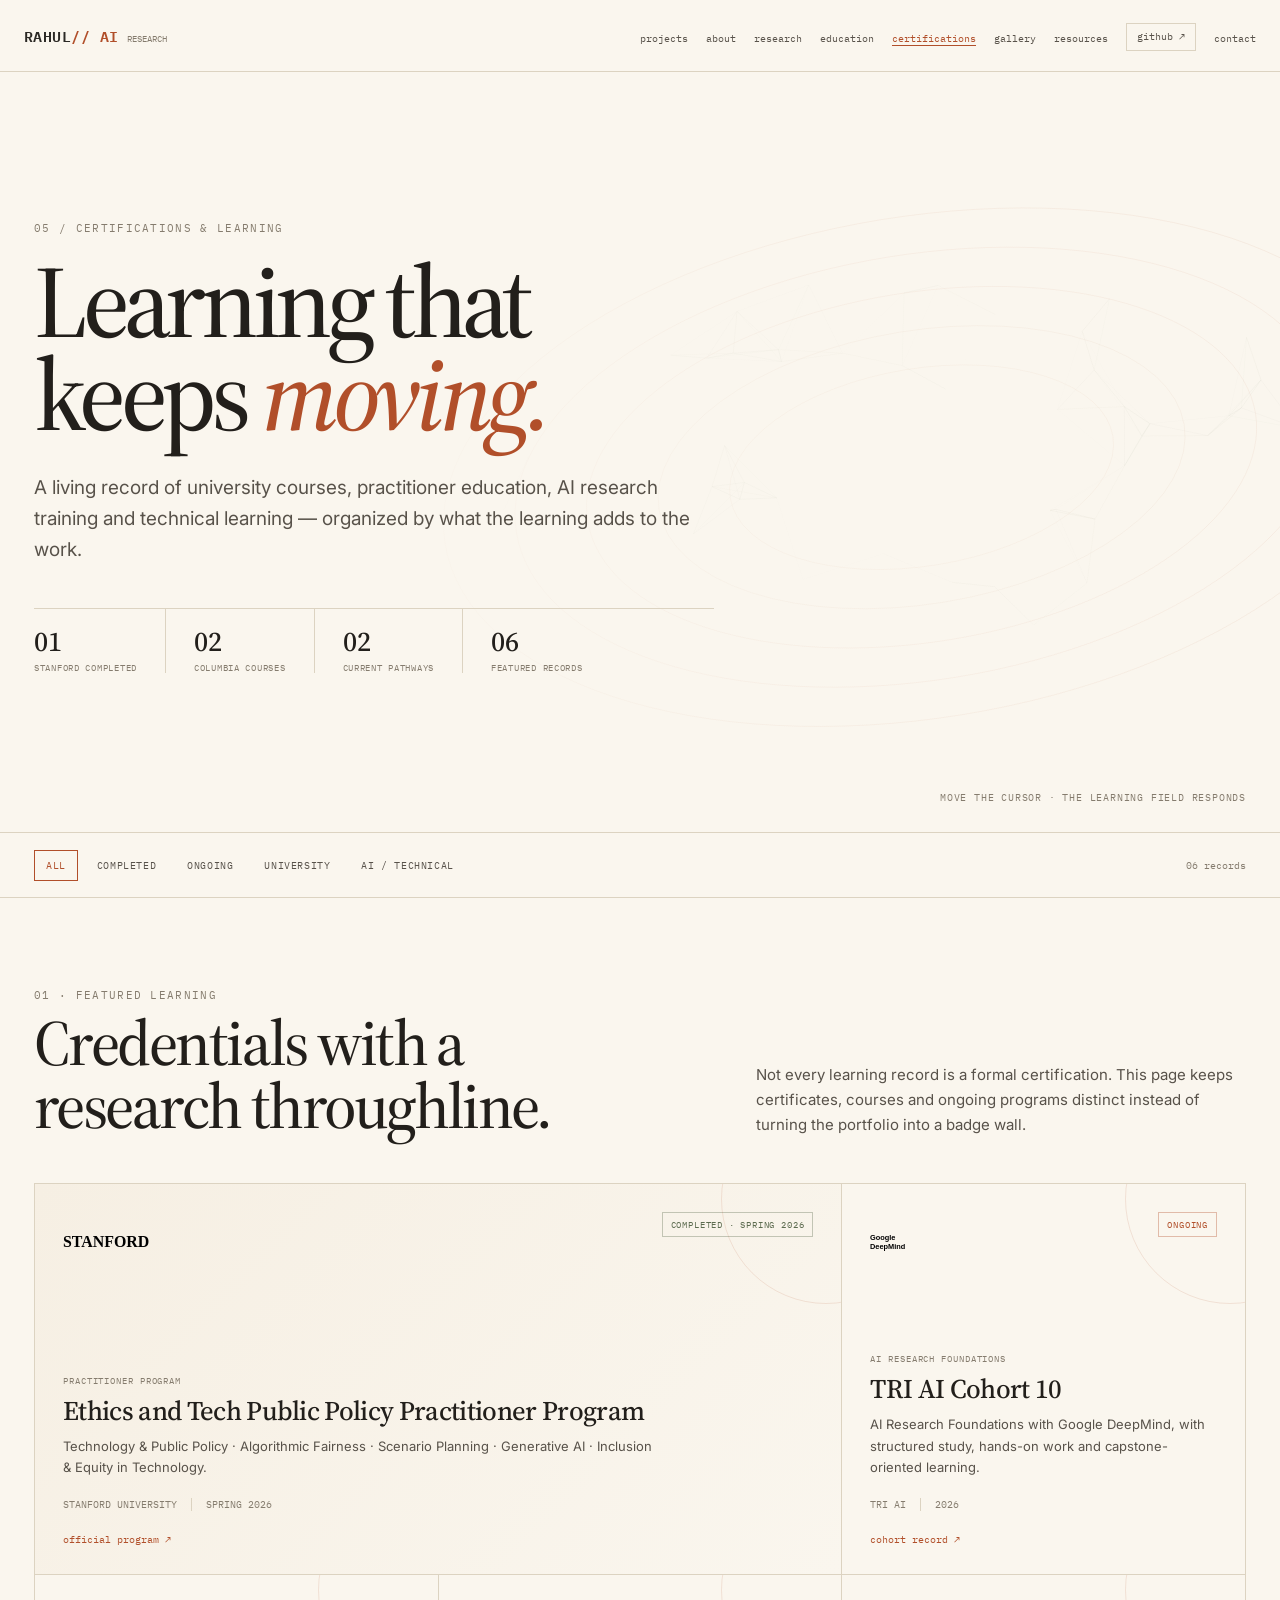
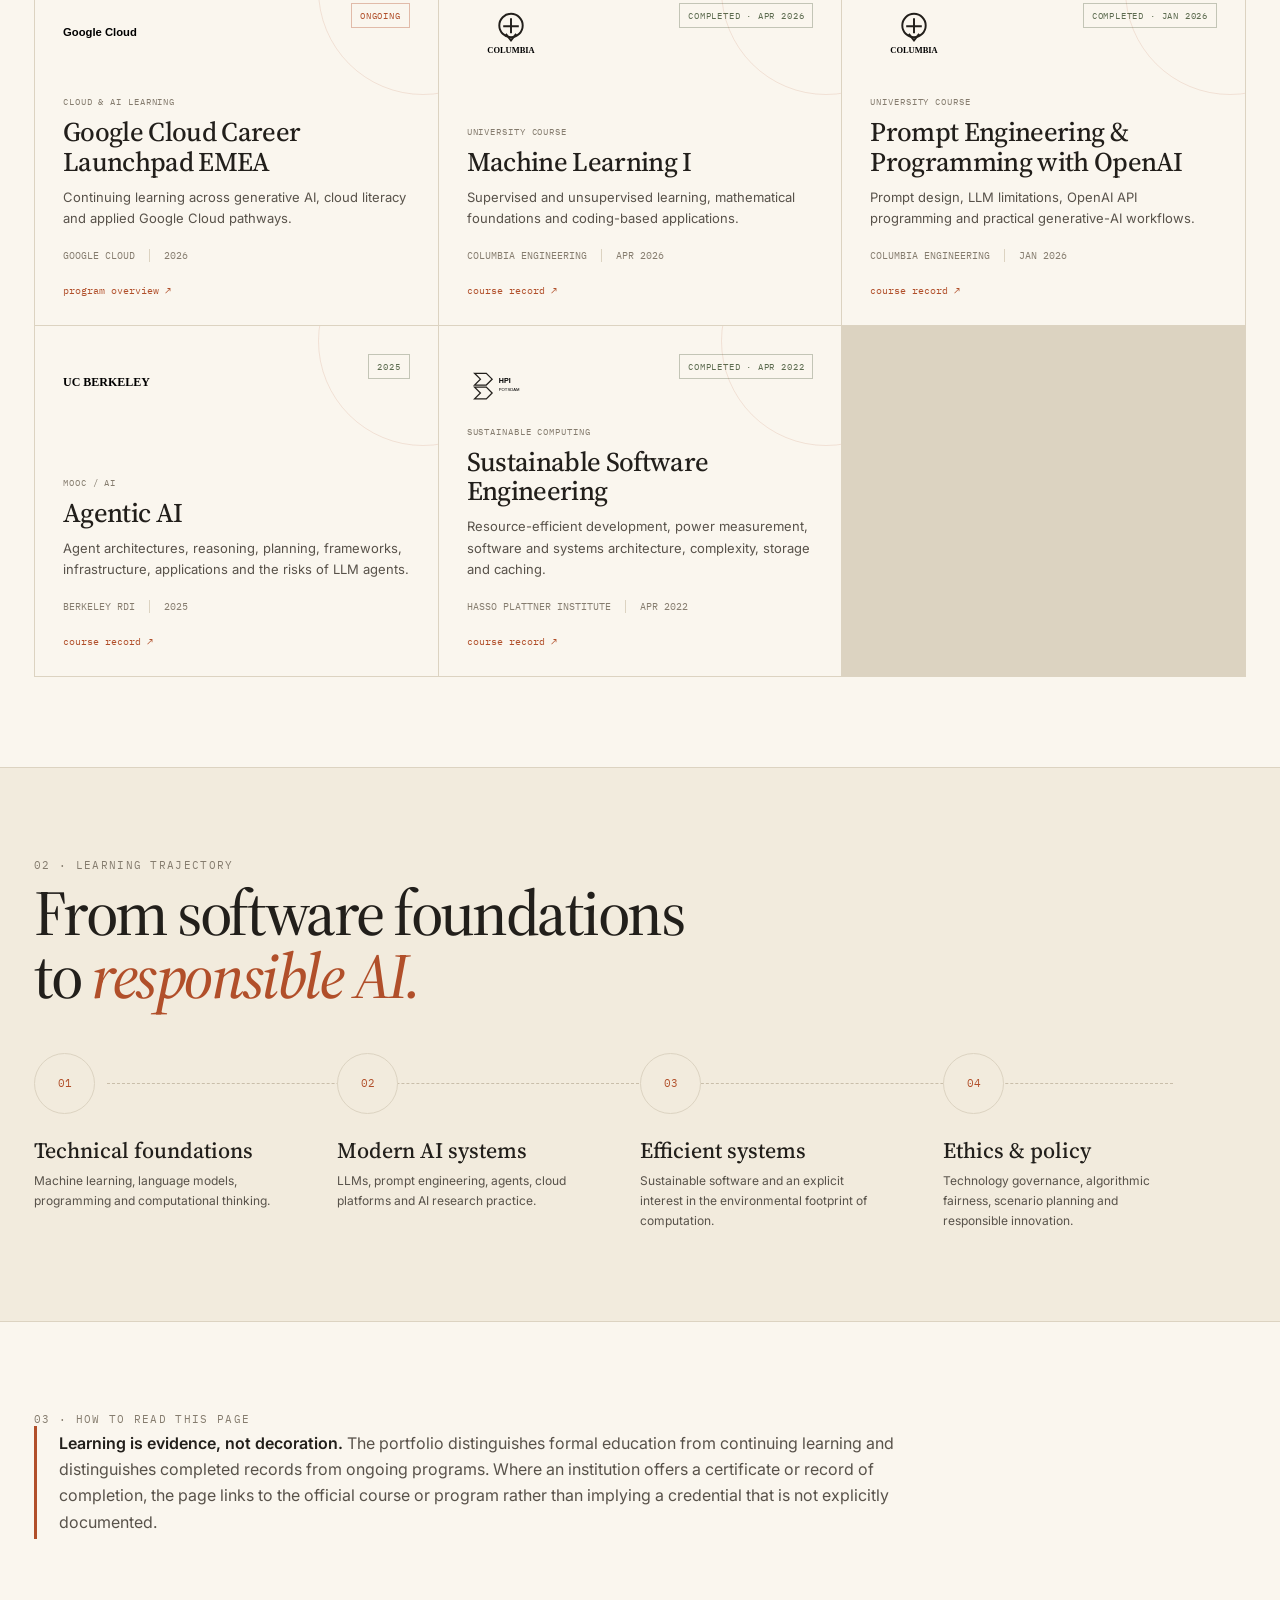
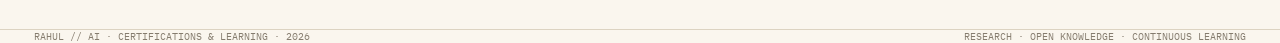
<file: certifications.html>
<!DOCTYPE html>
<html lang="en">
<head>
<meta charset="UTF-8">
<meta name="viewport" content="width=device-width, initial-scale=1.0">
<title>Rahul Kiran Gunti — Certifications & Learning</title>
<meta name="description" content="Rahul Kiran Gunti — certifications, university courses, professional learning and continuing AI education.">
<link rel="preconnect" href="https://fonts.googleapis.com">
<link rel="preconnect" href="https://fonts.gstatic.com" crossorigin>
<link href="https://fonts.googleapis.com/css2?family=Source+Serif+4:opsz,wght@8..60,400;8..60,500;8..60,600;1,8..60,400&family=Inter:wght@400;500;600;700&family=IBM+Plex+Mono:wght@400;500&display=swap" rel="stylesheet">
<style>
:root{
  --bg:#FAF6EE;--bg2:#F2EBDD;--ink:#221F1B;--soft:#58524A;
  --taupe:#857C6E;--rule:#DCD3C1;--terra:#B14F2A;--sage:#5C6B4F;
  --blue:#3C6E91;--violet:#765B88;--gold:#A57A28;--max:1450px;
}
*{box-sizing:border-box}
html{scroll-behavior:smooth}
body{margin:0;background:var(--bg);color:var(--ink);font-family:Inter,sans-serif;font-size:16px;line-height:1.65;-webkit-font-smoothing:antialiased}
a{color:inherit}
.wrap{max-width:var(--max);margin:auto;padding:0 34px}
.mono{font-family:"IBM Plex Mono",monospace}
::selection{background:var(--terra);color:#fff}

/* FINAL SHARED EDITORIAL NAV — portfolio-wide navigation */
nav{
  position:sticky;top:0;z-index:100;
  background:rgba(250,246,238,.94);
  backdrop-filter:blur(16px);-webkit-backdrop-filter:blur(16px);
  border-bottom:1px solid var(--rule);
}
.nav{
  min-height:72px;height:72px;width:min(1180px,90vw);margin:0 auto;
  padding:0!important;
  display:flex;align-items:center;justify-content:space-between;gap:28px;
}
.brand{
  font:600 15px "IBM Plex Mono",monospace;
  letter-spacing:.03em;text-decoration:none;white-space:nowrap;
}
.brand .accent{color:var(--terra)}
.brand small{font-size:9px;color:var(--taupe);font-weight:400;margin-left:8px;letter-spacing:0}
nav ul{
  display:flex;gap:18px;list-style:none;padding:0;margin:0;
  align-items:center;justify-content:flex-end;
}
nav a{
  font:11px "IBM Plex Mono",monospace;text-decoration:none;
  color:var(--soft);border-bottom:1px solid transparent;
  transition:.18s;white-space:nowrap;
}
nav a:hover,nav a.active{color:var(--terra);border-color:var(--terra)}
.nav-github{
  padding:7px 10px;
  border:1px solid var(--rule)!important;
  border-bottom-color:var(--rule)!important;
}
@media(max-width:1050px){
  .nav{gap:18px}
  nav ul{gap:13px}
  nav a{font-size:10px}
}
@media(max-width:820px){
  .nav{
    min-height:68px;height:auto;align-items:flex-start;
    gap:12px;flex-wrap:wrap;padding:12px 0!important;
  }
  .brand{flex:0 0 auto}
  nav ul{
    flex:1 1 100%;width:100%;
    gap:10px 14px;flex-wrap:wrap;
    justify-content:flex-start;padding-top:2px;
  }
  nav a{font-size:10px}
}
@media(max-width:520px){
  .nav{width:min(1180px,92vw)}
  nav ul{
    gap:9px 12px;overflow-x:auto;flex-wrap:nowrap;
    padding-bottom:3px;scrollbar-width:none;
  }
  nav ul::-webkit-scrollbar{display:none}
  nav li{flex:0 0 auto}
}

/* HERO */
.hero{position:relative;min-height:760px;overflow:hidden;border-bottom:1px solid var(--rule)}
#certCanvas{position:absolute;inset:0;width:100%;height:100%;display:block;z-index:0;pointer-events:auto}
.hero-grid{position:absolute;inset:0;z-index:1;background:
 linear-gradient(90deg,rgba(250,246,238,.97) 0%,rgba(250,246,238,.84) 34%,rgba(250,246,238,.25) 63%,rgba(250,246,238,.05) 100%),
 linear-gradient(0deg,rgba(250,246,238,.20),transparent 45%);pointer-events:none}
.hero-content{position:relative;z-index:2;min-height:760px;display:flex;align-items:center}
.hero-copy{max-width:760px;padding:70px 0 80px}
.eyebrow,.kicker{font:11px "IBM Plex Mono",monospace;letter-spacing:.12em;text-transform:uppercase;color:var(--taupe)}
.eyebrow{margin-bottom:20px}
.hero h1{font:500 clamp(64px,8vw,126px)/.91 "Source Serif 4",serif;letter-spacing:-.055em;margin:0 0 30px}
.hero h1 em{font-style:italic;color:var(--terra)}
.hero-lede{max-width:680px;font-size:19px;line-height:1.65;color:var(--soft);margin:0}
.hero-meta{display:flex;gap:0;margin-top:42px;border-top:1px solid var(--rule);max-width:720px}
.metric{padding:18px 28px 0 0;margin-right:28px;border-right:1px solid var(--rule)}
.metric:last-child{border-right:0}
.metric strong{display:block;font:500 28px/1 "Source Serif 4",serif}
.metric span{display:block;margin-top:7px;font:9px "IBM Plex Mono",monospace;letter-spacing:.08em;color:var(--taupe);text-transform:uppercase}
.hero-note{position:absolute;right:34px;bottom:28px;z-index:3;font:10px "IBM Plex Mono",monospace;color:var(--taupe);letter-spacing:.08em}

/* FILTER BAR */
.filterbar{position:sticky;top:72px;z-index:50;background:rgba(250,246,238,.94);backdrop-filter:blur(12px);border-bottom:1px solid var(--rule)}
.filter-inner{min-height:64px;display:flex;align-items:center;justify-content:space-between;gap:20px}
.filters{display:flex;gap:7px;flex-wrap:wrap}
.filter{appearance:none;background:transparent;border:1px solid transparent;padding:8px 11px;color:var(--soft);font:10px "IBM Plex Mono",monospace;letter-spacing:.06em;text-transform:uppercase;cursor:pointer}
.filter:hover,.filter.active{border-color:var(--terra);color:var(--terra)}
.count{font:10px "IBM Plex Mono",monospace;color:var(--taupe)}

body.js-reveal .section,
body.js-reveal .credential,
body.js-reveal .step,
body.js-reveal .note{
  opacity:0;transform:translateY(16px);
  transition:opacity .6s ease,transform .6s ease;
}
body.js-reveal .section.section-visible,
body.js-reveal .credential.card-visible,
body.js-reveal .step.card-visible,
body.js-reveal .note.card-visible{
  opacity:1;transform:none;
}
body.js-reveal .credential:nth-child(2),
body.js-reveal .step:nth-child(2){transition-delay:.06s}
body.js-reveal .credential:nth-child(3),
body.js-reveal .step:nth-child(3){transition-delay:.12s}
body.js-reveal .credential:nth-child(4),
body.js-reveal .step:nth-child(4){transition-delay:.18s}
body.js-reveal .credential:nth-child(5){transition-delay:.24s}
body.js-reveal .credential:nth-child(6){transition-delay:.30s}

/* SECTION */
.section{padding:90px 0}
.section-head{display:grid;grid-template-columns:1.15fr .85fr;gap:60px;align-items:end;margin-bottom:46px}
.section-head h2{font:500 clamp(40px,5vw,72px)/.98 "Source Serif 4",serif;letter-spacing:-.04em;margin:10px 0 0}
.section-head p{max-width:520px;color:var(--soft);margin:0;font-size:15px}

/* CREDENTIAL CARDS */
.credential-grid{display:grid;grid-template-columns:repeat(3,1fr);gap:1px;background:var(--rule);border:1px solid var(--rule)}
.credential{position:relative;min-height:350px;background:var(--bg);padding:28px;display:flex;flex-direction:column;overflow:hidden;transition:transform .28s ease,background .28s ease}
.credential:hover{transform:translateY(-5px);background:#FBF8F1}
.credential.hidden{display:none}
.credential.featured{grid-column:span 2;min-height:390px;background:linear-gradient(135deg,#F6EFE3,#FAF6EE)}
.card-top{display:flex;justify-content:space-between;align-items:flex-start;gap:15px}
.logo{width:88px;height:58px;display:grid;place-items:center;color:var(--ink)}
.logo svg{max-width:100%;max-height:52px}
.status{font:9px "IBM Plex Mono",monospace;letter-spacing:.09em;text-transform:uppercase;padding:6px 8px;border:1px solid var(--rule);color:var(--taupe)}
.status.done{color:var(--sage);border-color:rgba(92,107,79,.35)}
.status.live{color:var(--terra);border-color:rgba(177,79,42,.35)}
.credential .type{font:9px "IBM Plex Mono",monospace;color:var(--taupe);letter-spacing:.1em;text-transform:uppercase;margin-top:auto;margin-bottom:10px}
.credential h3{font:500 27px/1.1 "Source Serif 4",serif;letter-spacing:-.025em;margin:0 0 10px}
.credential p{font-size:13px;color:var(--soft);margin:0;max-width:600px}
.meta{display:flex;gap:14px;margin-top:20px;font:10px "IBM Plex Mono",monospace;color:var(--taupe);text-transform:uppercase}
.meta span+span{border-left:1px solid var(--rule);padding-left:14px}
.card-link{display:inline-block;margin-top:22px;font:10px "IBM Plex Mono",monospace;color:var(--terra);text-decoration:none}
.card-link:hover{text-decoration:underline}
.orbit{position:absolute;width:210px;height:210px;border:1px solid rgba(177,79,42,.13);border-radius:50%;right:-90px;top:-90px;transition:transform .6s ease}
.credential:hover .orbit{transform:scale(1.12) rotate(20deg)}
.orbit:after{content:"";position:absolute;width:7px;height:7px;border-radius:50%;background:var(--terra);left:17px;top:35px}

/* JOURNEY */
.journey{background:var(--bg2);border-top:1px solid var(--rule);border-bottom:1px solid var(--rule)}
.path{position:relative;display:grid;grid-template-columns:repeat(4,1fr);gap:0;margin-top:45px}
.path:before{content:"";position:absolute;left:6%;right:6%;top:30px;border-top:1px dashed #C9BEAA}
.step{position:relative;padding-right:30px}
.dot{position:relative;z-index:2;width:61px;height:61px;border-radius:50%;border:1px solid var(--rule);background:var(--bg2);display:grid;place-items:center;font:11px "IBM Plex Mono",monospace;color:var(--terra);margin-bottom:24px}
.step h3{font:500 22px/1.15 "Source Serif 4",serif;margin:0 0 8px}
.step p{font-size:12px;color:var(--soft);max-width:240px;margin:0}

/* NOTE */
.note{border-left:3px solid var(--terra);padding:4px 0 4px 22px;max-width:860px;color:var(--soft)}
.note strong{color:var(--ink);font-weight:600}

/* FOOTER */
footer{border-top:1px solid var(--rule);padding:30px 0 60px;color:var(--taupe);font:10px "IBM Plex Mono",monospace;display:flex;justify-content:space-between}

/* RESPONSIVE */
@media(max-width:1050px){
  .wrap{padding:0 24px}.nav{gap:16px}nav ul{gap:12px}
  .credential-grid{grid-template-columns:repeat(2,1fr)}
  .credential.featured{grid-column:span 2}
}
@media(max-width:760px){
  .wrap{padding:0 18px}
  nav .nav{align-items:flex-start;gap:12px;flex-wrap:wrap;padding:14px 0}
  nav ul{gap:10px;flex-wrap:wrap;justify-content:flex-end}
  nav a{font-size:10px}
  .hero,.hero-content{min-height:680px}
  .hero-copy{padding:55px 0 80px}.hero-lede{font-size:16px}
  .hero-meta{flex-wrap:wrap}.metric{padding-top:14px;margin-bottom:10px}
  .section{padding:65px 0}.section-head{grid-template-columns:1fr;gap:18px}
  .credential-grid{grid-template-columns:1fr}.credential.featured{grid-column:span 1}
  .credential{min-height:310px}.path{grid-template-columns:1fr 1fr;gap:35px}
  .path:before{display:none}
  footer{flex-direction:column;gap:10px}
}
@media(max-width:520px){
  nav ul li:nth-child(4),nav ul li:nth-child(5){display:none}
  .hero h1{font-size:58px}.hero-note{right:18px}
  .path{grid-template-columns:1fr}
}
@media(prefers-reduced-motion:reduce){
  html{scroll-behavior:auto}
  *,*::before,*::after{animation-duration:.01ms!important;transition-duration:.01ms!important}
  body.js-reveal .section,body.js-reveal .credential,body.js-reveal .step,body.js-reveal .note{opacity:1!important;transform:none!important}
}
</style>
<style id="portfolio-master-nav">
/* =========================================================
   PORTFOLIO MASTER NAV — identical across every page
   ========================================================= */
nav#siteNav{
  position:sticky!important;
  top:0!important;
  left:0!important;
  right:0!important;
  z-index:1000!important;
  min-height:72px!important;
  height:72px!important;
  margin:0!important;
  background:rgba(250,246,238,.96)!important;
  backdrop-filter:blur(18px)!important;
  -webkit-backdrop-filter:blur(18px)!important;
  border-bottom:1px solid #DCD3C1!important;
  box-shadow:none!important;
}
nav#siteNav.scrolled{
  background:rgba(250,246,238,.98)!important;
  box-shadow:0 8px 30px rgba(50,40,25,.06)!important;
}
nav#siteNav .portfolio-nav-wrap{
  width:min(1680px,calc(100% - 48px))!important;
  height:72px!important;
  min-height:72px!important;
  margin:0 auto!important;
  padding:0!important;
  display:flex!important;
  align-items:center!important;
  justify-content:space-between!important;
  gap:24px!important;
}
nav#siteNav .portfolio-brand{
  display:inline-flex!important;
  align-items:baseline!important;
  flex:0 0 auto!important;
  font:600 15px/1 "IBM Plex Mono",monospace!important;
  letter-spacing:.03em!important;
  text-decoration:none!important;
  white-space:nowrap!important;
  color:#2b2925!important;
  border:0!important;
}
nav#siteNav .portfolio-brand .accent{color:#B14F2A!important}
nav#siteNav .portfolio-brand small{
  font:400 9px/1 "IBM Plex Mono",monospace!important;
  color:#857C6E!important;
  letter-spacing:0!important;
  margin-left:8px!important;
}
nav#siteNav ul{
  display:flex!important;
  align-items:center!important;
  justify-content:flex-end!important;
  gap:18px!important;
  list-style:none!important;
  padding:0!important;
  margin:0!important;
}
nav#siteNav ul li{margin:0!important;padding:0!important;list-style:none!important}
nav#siteNav ul li a{
  display:inline-block!important;
  font:400 10px/1.2 "IBM Plex Mono",monospace!important;
  letter-spacing:0!important;
  text-decoration:none!important;
  white-space:nowrap!important;
  color:#58524A!important;
  border-bottom:1px solid transparent!important;
  padding:0!important;
  transition:color .18s ease,border-color .18s ease!important;
}
nav#siteNav ul li a:hover,
nav#siteNav ul li a.active{
  color:#B14F2A!important;
  border-bottom-color:#B14F2A!important;
}
nav#siteNav ul li a.nav-github{
  padding:7px 10px!important;
  border:1px solid #DCD3C1!important;
  border-bottom-color:#DCD3C1!important;
}
nav#siteNav ul li a.nav-github:hover,
nav#siteNav ul li a.nav-github.active{
  border-color:#B14F2A!important;
  color:#B14F2A!important;
}
@media(max-width:1180px){
  nav#siteNav .portfolio-nav-wrap{width:calc(100% - 36px)!important}
  nav#siteNav ul{gap:13px!important}
}
@media(max-width:900px){
  nav#siteNav{height:auto!important;min-height:72px!important}
  nav#siteNav .portfolio-nav-wrap{
    min-height:72px!important;
    height:auto!important;
    padding:13px 0!important;
    align-items:flex-start!important;
  }
  nav#siteNav ul{
    gap:9px 12px!important;
    flex-wrap:wrap!important;
  }
  nav#siteNav ul li a{font-size:9px!important}
}
@media(max-width:600px){
  nav#siteNav .portfolio-nav-wrap{
    width:calc(100% - 28px)!important;
    gap:12px!important;
  }
  nav#siteNav .portfolio-brand{font-size:13px!important}
  nav#siteNav .portfolio-brand small{font-size:8px!important}
  nav#siteNav ul{max-width:245px!important;gap:8px 10px!important}
  nav#siteNav ul li a{font-size:8px!important}
}
</style>
</head>
<body>

<nav id="siteNav">
  <div class="portfolio-nav-wrap">
    <a class="portfolio-brand" href="index.html">
      RAHUL<span class="accent"> // AI</span><small>RESEARCH</small>
    </a>
    <ul>
      <li><a href="projects.html" data-nav="projects">projects</a></li>
      <li><a href="about.html" data-nav="about">about</a></li>
      <li><a href="research.html" data-nav="research">research</a></li>
      <li><a href="education.html" data-nav="education">education</a></li>
      <li><a href="certifications.html" data-nav="certifications">certifications</a></li>
      <li><a href="gallery.html" data-nav="gallery">gallery</a></li>
      <li><a href="resources.html" data-nav="resources">resources</a></li>
      <li><a class="nav-github" href="https://github.com/rahulkiran2222" target="_blank" rel="noopener noreferrer">github ↗</a></li>
      <li><a href="contact.html" data-nav="contact">contact</a></li>
    </ul>
  </div>
</nav>

<section class="hero">
  <canvas id="certCanvas" aria-hidden="true"></canvas>
  <div class="hero-grid"></div>
  <div class="wrap hero-content">
    <div class="hero-copy">
      <div class="eyebrow">05 / Certifications & Learning</div>
      <h1>Learning that<br>keeps <em>moving.</em></h1>
      <p class="hero-lede">A living record of university courses, practitioner education, AI research training and technical learning — organized by what the learning adds to the work.</p>
      <div class="hero-meta">
        <div class="metric"><strong>01</strong><span>Stanford completed</span></div>
        <div class="metric"><strong>02</strong><span>Columbia courses</span></div>
        <div class="metric"><strong>02</strong><span>Current pathways</span></div>
        <div class="metric"><strong>06</strong><span>Featured records</span></div>
      </div>
    </div>
  </div>
  <div class="hero-note">MOVE THE CURSOR · THE LEARNING FIELD RESPONDS</div>
</section>

<div class="filterbar">
  <div class="wrap filter-inner">
    <div class="filters" role="group" aria-label="Credential filters">
      <button class="filter active" data-filter="all">all</button>
      <button class="filter" data-filter="done">completed</button>
      <button class="filter" data-filter="live">ongoing</button>
      <button class="filter" data-filter="university">university</button>
      <button class="filter" data-filter="ai">ai / technical</button>
    </div>
    <div class="count" id="count">06 records</div>
  </div>
</div>

<main>
<section class="section">
  <div class="wrap">
    <div class="section-head">
      <div>
        <div class="kicker">01 · Featured learning</div>
        <h2>Credentials with a<br>research throughline.</h2>
      </div>
      <p>Not every learning record is a formal certification. This page keeps certificates, courses and ongoing programs distinct instead of turning the portfolio into a badge wall.</p>
    </div>

    <div class="credential-grid" id="credentialGrid">

      <article class="credential featured" data-tags="all done university ai">
        <div class="orbit"></div>
        <div class="card-top">
          <div class="logo" aria-label="Stanford University">
            <svg viewBox="0 0 210 60" role="img">
              <text x="0" y="43" font-family="Georgia,serif" font-size="38" font-weight="600">STANFORD</text>
            </svg>
          </div>
          <span class="status done">completed · spring 2026</span>
        </div>
        <div class="type">Practitioner program</div>
        <h3>Ethics and Tech Public Policy Practitioner Program</h3>
        <p>Technology &amp; Public Policy · Algorithmic Fairness · Scenario Planning · Generative AI · Inclusion &amp; Equity in Technology.</p>
        <div class="meta"><span>Stanford University</span><span>Spring 2026</span></div>
        <a class="card-link" href="https://ethicsinsociety.stanford.edu/tech-ethics/career-pathways-professional-development/ethics-technology-and-public-policy-for-practitioners" target="_blank" rel="noopener noreferrer">official program ↗</a>
      </article>

      <article class="credential" data-tags="all live ai">
        <div class="orbit"></div>
        <div class="card-top">
          <div class="logo" aria-label="Google DeepMind">
            <svg viewBox="0 0 250 70" role="img">
              <text x="0" y="31" font-family="Arial,sans-serif" font-size="21" font-weight="600">Google</text>
              <text x="0" y="57" font-family="Arial,sans-serif" font-size="21" font-weight="600">DeepMind</text>
            </svg>
          </div>
          <span class="status live">ongoing</span>
        </div>
        <div class="type">AI research foundations</div>
        <h3>TRI AI Cohort 10</h3>
        <p>AI Research Foundations with Google DeepMind, with structured study, hands-on work and capstone-oriented learning.</p>
        <div class="meta"><span>TRI AI</span><span>2026</span></div>
        <a class="card-link" href="https://tri-ai.org/programmes/tri-ai-saturdays/cohorts/10/" target="_blank" rel="noopener noreferrer">cohort record ↗</a>
      </article>

      <article class="credential" data-tags="all live ai">
        <div class="orbit"></div>
        <div class="card-top">
          <div class="logo" aria-label="Google Cloud">
            <svg viewBox="0 0 250 70" role="img">
              <text x="0" y="45" font-family="Arial,sans-serif" font-size="32" font-weight="600">Google Cloud</text>
            </svg>
          </div>
          <span class="status live">ongoing</span>
        </div>
        <div class="type">Cloud &amp; AI learning</div>
        <h3>Google Cloud Career Launchpad EMEA</h3>
        <p>Continuing learning across generative AI, cloud literacy and applied Google Cloud pathways.</p>
        <div class="meta"><span>Google Cloud</span><span>2026</span></div>
        <a class="card-link" href="https://cloud.google.com/edu/faculty/career-launchpad" target="_blank" rel="noopener noreferrer">program overview ↗</a>
      </article>

      <article class="credential" data-tags="all done university ai">
        <div class="orbit"></div>
        <div class="card-top">
          <div class="logo" aria-label="Columbia University">
            <svg viewBox="0 0 120 80" role="img">
              <circle cx="60" cy="30" r="18" fill="none" stroke="currentColor" stroke-width="3"/>
              <path d="M48 31h24M60 19v23M52 43l8 10 8-10" fill="none" stroke="currentColor" stroke-width="3"/>
              <text x="60" y="72" text-anchor="middle" font-family="Georgia,serif" font-size="13" font-weight="600">COLUMBIA</text>
            </svg>
          </div>
          <span class="status done">completed · apr 2026</span>
        </div>
        <div class="type">University course</div>
        <h3>Machine Learning I</h3>
        <p>Supervised and unsupervised learning, mathematical foundations and coding-based applications.</p>
        <div class="meta"><span>Columbia Engineering</span><span>Apr 2026</span></div>
        <a class="card-link" href="https://plus.columbia.edu/content/machine-learning-i" target="_blank" rel="noopener noreferrer">course record ↗</a>
      </article>

      <article class="credential" data-tags="all done university ai">
        <div class="orbit"></div>
        <div class="card-top">
          <div class="logo" aria-label="Columbia University">
            <svg viewBox="0 0 120 80" role="img">
              <circle cx="60" cy="30" r="18" fill="none" stroke="currentColor" stroke-width="3"/>
              <path d="M48 31h24M60 19v23M52 43l8 10 8-10" fill="none" stroke="currentColor" stroke-width="3"/>
              <text x="60" y="72" text-anchor="middle" font-family="Georgia,serif" font-size="13" font-weight="600">COLUMBIA</text>
            </svg>
          </div>
          <span class="status done">completed · jan 2026</span>
        </div>
        <div class="type">University course</div>
        <h3>Prompt Engineering &amp; Programming with OpenAI</h3>
        <p>Prompt design, LLM limitations, OpenAI API programming and practical generative-AI workflows.</p>
        <div class="meta"><span>Columbia Engineering</span><span>Jan 2026</span></div>
        <a class="card-link" href="https://plus.columbia.edu/content/prompt-engineering-programming-openai" target="_blank" rel="noopener noreferrer">course record ↗</a>
      </article>

      <article class="credential" data-tags="all done university ai">
        <div class="orbit"></div>
        <div class="card-top">
          <div class="logo" aria-label="UC Berkeley">
            <svg viewBox="0 0 220 70" role="img">
              <text x="0" y="42" font-family="Georgia,serif" font-size="30" font-weight="600">UC BERKELEY</text>
            </svg>
          </div>
          <span class="status done">2025</span>
        </div>
        <div class="type">MOOC / AI</div>
        <h3>Agentic AI</h3>
        <p>Agent architectures, reasoning, planning, frameworks, infrastructure, applications and the risks of LLM agents.</p>
        <div class="meta"><span>Berkeley RDI</span><span>2025</span></div>
        <a class="card-link" href="https://rdi.berkeley.edu/agentic-ai/f25" target="_blank" rel="noopener noreferrer">course record ↗</a>
      </article>

      <article class="credential" data-tags="all done university ai">
        <div class="orbit"></div>
        <div class="card-top">
          <div class="logo" aria-label="Hasso Plattner Institute">
            <svg viewBox="0 0 210 80" role="img">
              <path d="M18 15l28 0 14 14-14 14H18l14-14zM18 48h28l14 14-14 14H18l14-14z" fill="none" stroke="currentColor" stroke-width="3"/>
              <text x="76" y="38" font-family="Arial,sans-serif" font-size="17" font-weight="600">HPI</text>
              <text x="76" y="58" font-family="Arial,sans-serif" font-size="10">POTSDAM</text>
            </svg>
          </div>
          <span class="status done">completed · apr 2022</span>
        </div>
        <div class="type">Sustainable computing</div>
        <h3>Sustainable Software Engineering</h3>
        <p>Resource-efficient development, power measurement, software and systems architecture, complexity, storage and caching.</p>
        <div class="meta"><span>Hasso Plattner Institute</span><span>Apr 2022</span></div>
        <a class="card-link" href="https://open.hpi.de/courses/sustainablesoftware2022/overview" target="_blank" rel="noopener noreferrer">course record ↗</a>
      </article>

    </div>
  </div>
</section>

<section class="section journey">
  <div class="wrap">
    <div class="kicker">02 · Learning trajectory</div>
    <h2 style="font:500 clamp(40px,5vw,72px)/.98 'Source Serif 4',serif;letter-spacing:-.04em;margin:10px 0 0">From software foundations<br>to <em style="color:var(--terra)">responsible AI.</em></h2>

    <div class="path">
      <div class="step">
        <div class="dot">01</div>
        <h3>Technical foundations</h3>
        <p>Machine learning, language models, programming and computational thinking.</p>
      </div>
      <div class="step">
        <div class="dot">02</div>
        <h3>Modern AI systems</h3>
        <p>LLMs, prompt engineering, agents, cloud platforms and AI research practice.</p>
      </div>
      <div class="step">
        <div class="dot">03</div>
        <h3>Efficient systems</h3>
        <p>Sustainable software and an explicit interest in the environmental footprint of computation.</p>
      </div>
      <div class="step">
        <div class="dot">04</div>
        <h3>Ethics &amp; policy</h3>
        <p>Technology governance, algorithmic fairness, scenario planning and responsible innovation.</p>
      </div>
    </div>
  </div>
</section>

<section class="section">
  <div class="wrap">
    <div class="kicker">03 · How to read this page</div>
    <div class="note">
      <strong>Learning is evidence, not decoration.</strong>
      The portfolio distinguishes formal education from continuing learning and distinguishes completed records from ongoing programs. Where an institution offers a certificate or record of completion, the page links to the official course or program rather than implying a credential that is not explicitly documented.
    </div>
  </div>
</section>
</main>

<footer class="wrap">
  <span>RAHUL // AI · CERTIFICATIONS &amp; LEARNING · 2026</span>
  <span>RESEARCH · OPEN KNOWLEDGE · CONTINUOUS LEARNING</span>
</footer>

<script>
(() => {
  const canvas = document.getElementById('certCanvas');
  const ctx = canvas.getContext('2d');
  if (!canvas || window.matchMedia('(prefers-reduced-motion: reduce)').matches) return;

  let w=0,h=0,dpr=1, mx=-9999,my=-9999,t0=performance.now();

  const points = Array.from({length:48}, (_,i)=>({
    a: Math.random()*Math.PI*2,
    r: .16 + Math.random()*.42,
    speed: (.00015 + Math.random()*.00025) * (i%2 ? 1 : -1),
    phase: Math.random()*8,
    size: 1 + Math.random()*2.2
  }));

  function resize(){
    dpr=Math.min(devicePixelRatio||1,2);
    w=canvas.clientWidth; h=canvas.clientHeight;
    canvas.width=w*dpr; canvas.height=h*dpr; ctx.setTransform(dpr,0,0,dpr,0,0);
  }
  function draw(now){
    const t=now-t0;
    ctx.clearRect(0,0,w,h);

    // A restrained constellation / orbital field behind the typography.
    const cx=w*.72, cy=h*.52, base=Math.min(w,h);
    for(let ring=1; ring<=5; ring++){
      ctx.beginPath();
      ctx.ellipse(cx,cy,base*(.16+ring*.095),base*(.08+ring*.05),-.16,0,Math.PI*2);
      ctx.strokeStyle=`rgba(177,79,42,${.035+ring*.006})`;
      ctx.lineWidth=1;
      ctx.stroke();
    }

    const pts=[];
    for(const p of points){
      const a=p.a+t*p.speed;
      const rr=base*p.r;
      const x=cx+Math.cos(a)*rr;
      const y=cy+Math.sin(a)*rr*.48;
      pts.push({x,y});
    }

    for(let i=0;i<pts.length;i++){
      for(let j=i+1;j<pts.length;j++){
        const dx=pts[i].x-pts[j].x, dy=pts[i].y-pts[j].y;
        const d=Math.hypot(dx,dy);
        if(d<base*.13){
          ctx.beginPath();ctx.moveTo(pts[i].x,pts[i].y);ctx.lineTo(pts[j].x,pts[j].y);
          ctx.strokeStyle=`rgba(92,107,79,${(1-d/(base*.13))*.055})`;
          ctx.stroke();
        }
      }
    }

    for(const p of pts){
      const near=Math.hypot(p.x-mx,p.y-my);
      const boost=near<150 ? (1-near/150)*4 : 0;
      ctx.beginPath();ctx.arc(p.x,p.y,p.size+boost,0,Math.PI*2);
      ctx.fillStyle='rgba(177,79,42,.22)';
      ctx.fill();
    }

    // Cursor influence ring.
    if(mx>-1000){
      ctx.beginPath();ctx.arc(mx,my,62+Math.sin(t*.002)*5,0,Math.PI*2);
      ctx.strokeStyle='rgba(177,79,42,.08)';ctx.stroke();
    }
    requestAnimationFrame(draw);
  }
  window.addEventListener('resize',resize);
  window.addEventListener('pointermove',e=>{
    const r=canvas.getBoundingClientRect();mx=e.clientX-r.left;my=e.clientY-r.top;
  });
  resize();requestAnimationFrame(draw);
})();

(() => {
  const buttons=[...document.querySelectorAll('.filter')];
  const cards=[...document.querySelectorAll('.credential')];
  const count=document.getElementById('count');

  function apply(filter){
    let n=0;
    cards.forEach(card=>{
      const tags=card.dataset.tags.split(' ');
      const show=filter==='all'||tags.includes(filter);
      card.classList.toggle('hidden',!show);
      if(show)n++;
    });
    count.textContent=String(n).padStart(2,'0')+' records';
  }
  buttons.forEach(btn=>btn.addEventListener('click',()=>{
    buttons.forEach(b=>b.classList.toggle('active',b===btn));
    apply(btn.dataset.filter);
  }));
})();
/* Shared editorial scroll reveals. */
(() => {
  const reduce=window.matchMedia('(prefers-reduced-motion: reduce)').matches;
  const items=[...document.querySelectorAll('.section,.credential,.step,.note')];
  if(!items.length)return;
  if(reduce)return;
  document.body.classList.add('js-reveal');
  const show=el=>el.classList.add(el.matches('.section')?'section-visible':'card-visible');
  const io=new IntersectionObserver(entries=>{
    entries.forEach(entry=>{
      if(entry.isIntersecting){show(entry.target);io.unobserve(entry.target);}
    });
  },{threshold:.12,rootMargin:'0px 0px -8% 0px'});
  items.forEach(el=>io.observe(el));
})();

</script>

<script>
(() => {
  const nav = document.getElementById('siteNav');
  if (!nav) return;

  const file = (location.pathname.split('/').pop() || 'index.html').toLowerCase();
  const page = file.replace(/\.html?$/,'') || 'index';

  nav.querySelectorAll('[data-nav]').forEach(link => {
    const active = link.dataset.nav === page;
    link.classList.toggle('active', active);
    if (active) link.setAttribute('aria-current','page');
    else link.removeAttribute('aria-current');
  });

  const onScroll = () => nav.classList.toggle('scrolled', window.scrollY > 20);
  onScroll();
  window.addEventListener('scroll', onScroll, {passive:true});
})();
</script>

</body>
</html>
</file>
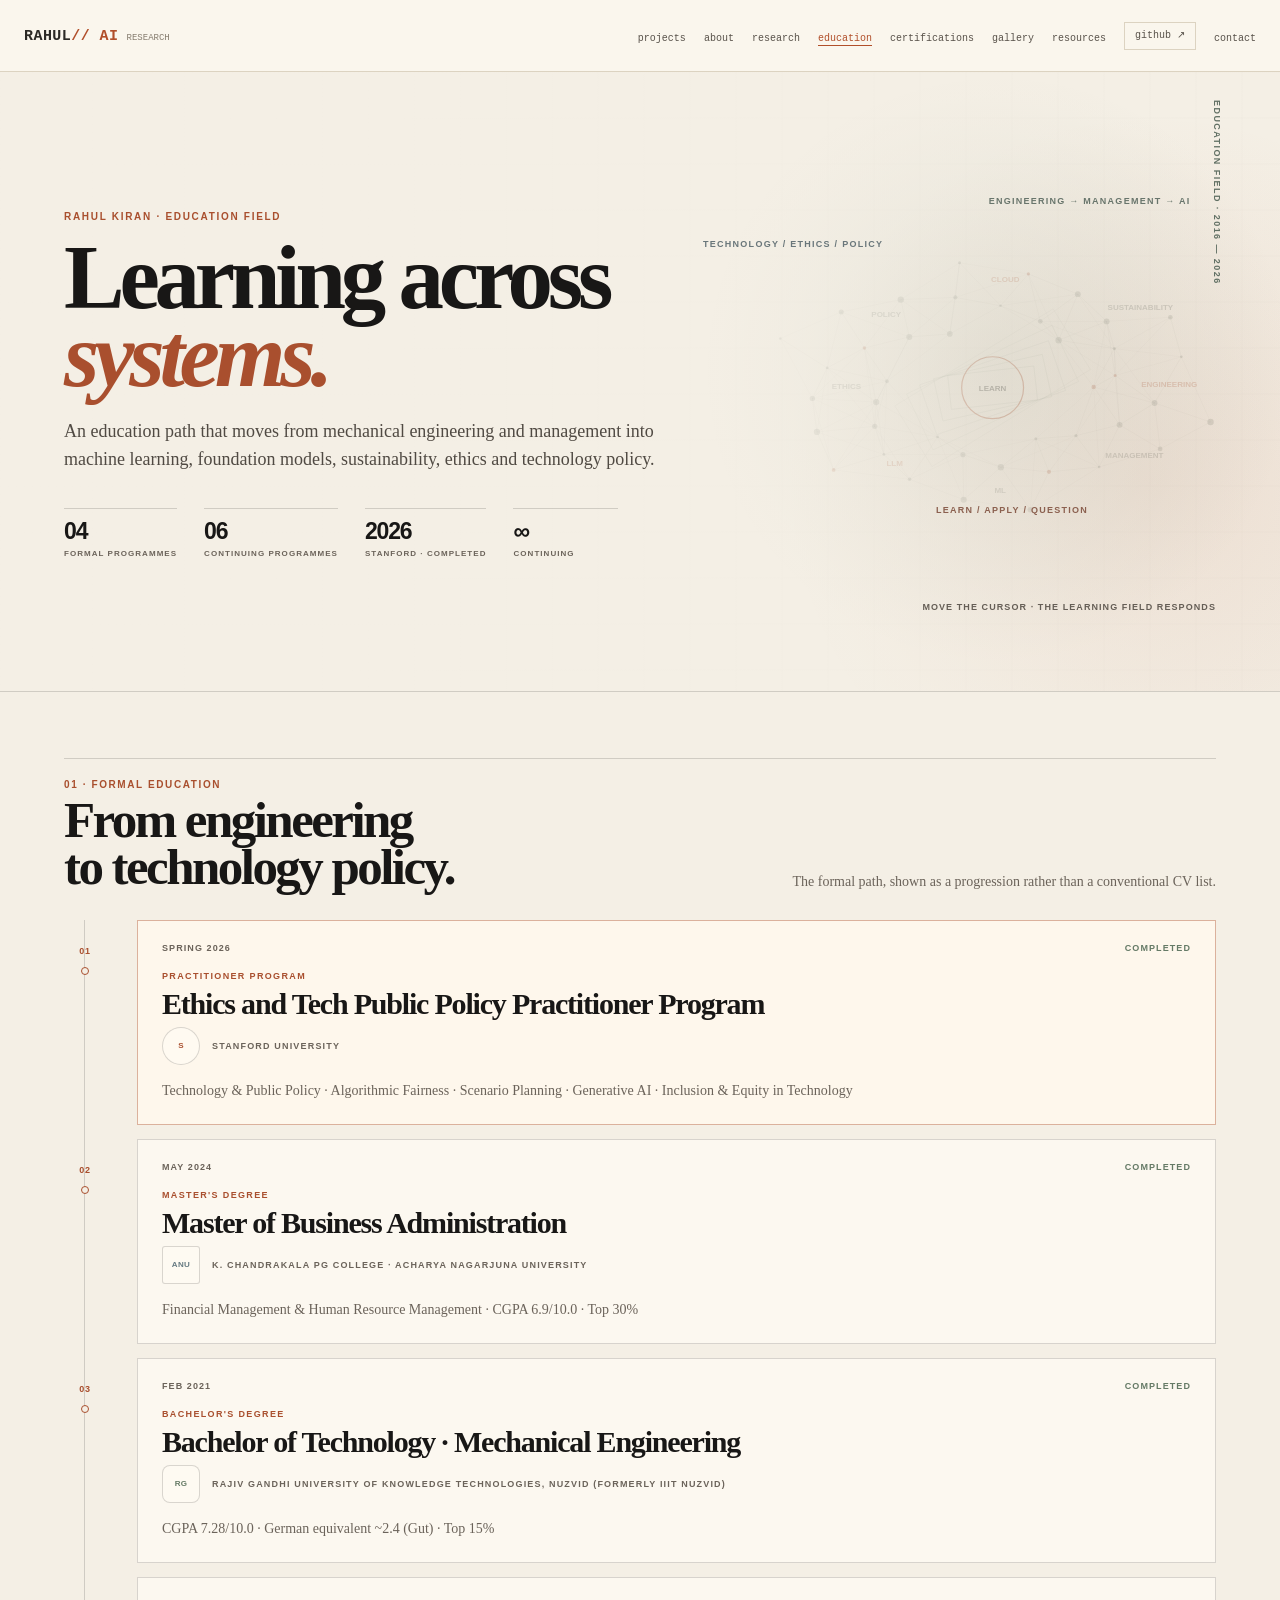
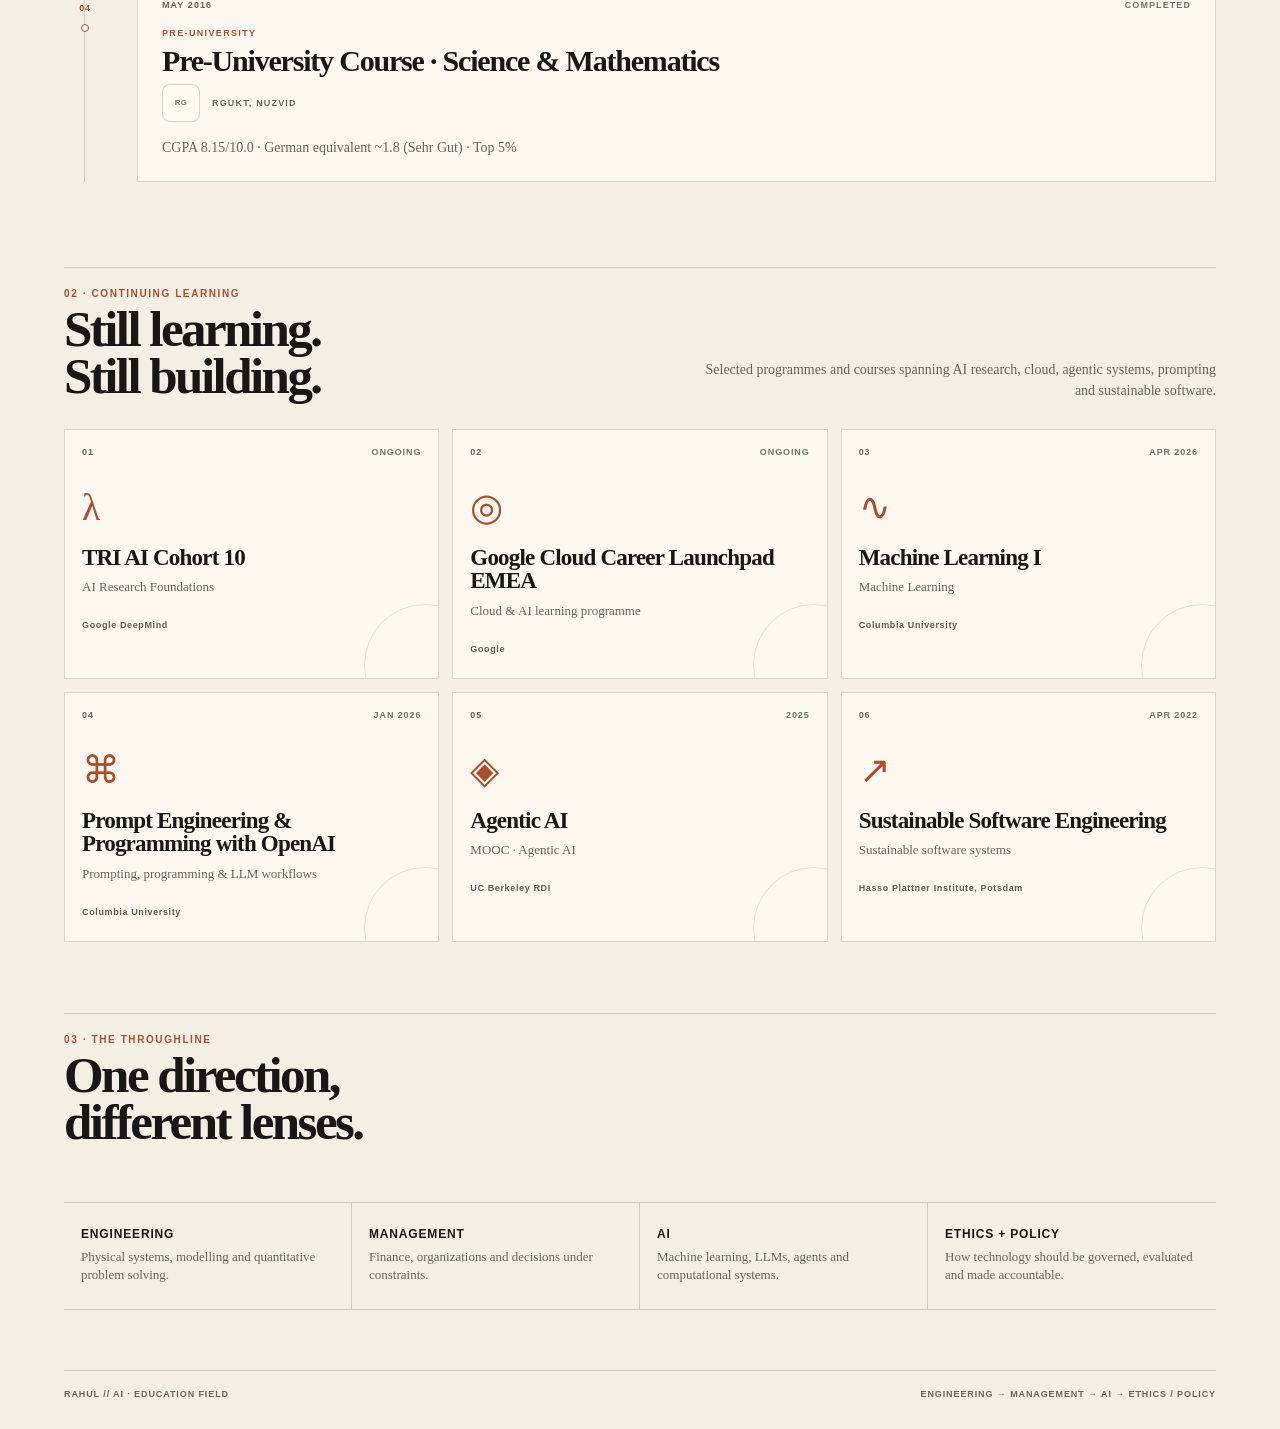
<file: education.html>
<!doctype html>
<html lang="en">
<head>
<meta charset="utf-8">
<meta name="viewport" content="width=device-width,initial-scale=1">
<title>Education — Rahul Kiran // AI</title>
<meta name="description" content="Rahul Kiran's education, practitioner training and continuing AI learning.">
<style>
:root{
 --paper:#f4efe5;--deep:#e9e0d1;--ink:#181716;--muted:#6b635a;
 --rust:#a94f2e;--sage:#657a66;--blue:#667a82;--line:rgba(24,23,22,.16);
 --card:rgba(255,251,243,.76)
}
*{box-sizing:border-box}
html{scroll-behavior:smooth}
body{margin:0;background:var(--paper);color:var(--ink);font-family:Georgia,"Times New Roman",serif;overflow-x:hidden}
a{color:inherit;text-decoration:none}
.wrap{width:min(1180px,90vw);margin:auto}

/* Full-width animated learning / knowledge field behind hero text. */
.hero{position:relative;min-height:620px;display:flex;align-items:center;overflow:hidden;border-bottom:1px solid var(--line);isolation:isolate}
#eduCanvas{position:absolute;inset:0;width:100%;height:100%;display:block;z-index:0;pointer-events:auto}
.hero::before{content:"";position:absolute;inset:0;z-index:1;pointer-events:none;background:
 linear-gradient(90deg,rgba(244,239,229,.995) 0%,rgba(244,239,229,.96) 31%,rgba(244,239,229,.72) 55%,rgba(244,239,229,.12) 100%),
 radial-gradient(circle at 78% 48%,rgba(101,122,102,.19),transparent 28%),
 radial-gradient(circle at 90% 66%,rgba(169,79,46,.13),transparent 30%)}
.hero-content{position:relative;z-index:4;padding:84px 0 78px}
.hero-copy{max-width:690px}
.eyebrow{font:700 10px Arial,sans-serif;letter-spacing:.17em;text-transform:uppercase;color:var(--rust)}
.hero h1{font-size:clamp(58px,7.1vw,94px);line-height:.86;letter-spacing:-.057em;margin:17px 0 23px}
.hero h1 em{font-style:italic;color:var(--rust)}
.hero-lede{font-size:18px;line-height:1.55;color:#504a43;max-width:620px;margin:0}
.hero-meta{display:flex;gap:27px;flex-wrap:wrap;margin-top:34px}
.metric{border-top:1px solid var(--line);padding-top:9px;min-width:105px}
.metric strong{display:block;font:700 23px Arial,sans-serif;letter-spacing:-.05em}
.metric span{display:block;margin-top:4px;font:700 8px Arial,sans-serif;letter-spacing:.13em;color:var(--muted)}
.hero-rail{position:absolute;z-index:3;right:4.5vw;top:28px;font:700 9px Arial,sans-serif;letter-spacing:.16em;color:#617064;writing-mode:vertical-rl}
.hero-tip{position:absolute;z-index:3;right:0;bottom:24px;font:700 9px Arial,sans-serif;letter-spacing:.12em;color:#655e56;text-transform:uppercase}
.hero-label{position:absolute;z-index:1;font:700 9px Arial,sans-serif;letter-spacing:.14em;color:#68756c;text-transform:uppercase;pointer-events:none}
.hero-label.a{right:7%;top:20%}
.hero-label.b{right:15%;top:70%;color:#8b604f}
.hero-label.c{right:31%;top:27%;color:#69767a}

.section{opacity:0;transform:translateY(18px);transition:opacity .65s ease,transform .65s ease}
.section.section-visible{opacity:1;transform:none}
.edu-card,.learn-card,.thread{opacity:0;transform:translateY(14px);transition:opacity .55s ease,transform .55s ease}
.edu-card.card-visible,.learn-card.card-visible,.thread.card-visible{opacity:1;transform:none}
.edu-card:nth-child(2),.learn-card:nth-child(2){transition-delay:.06s}
.edu-card:nth-child(3),.learn-card:nth-child(3){transition-delay:.12s}
.edu-card:nth-child(4),.learn-card:nth-child(4){transition-delay:.18s}

main{padding-bottom:55px}
.section{padding:66px 0 5px;scroll-margin-top:72px}
.section-head{display:flex;justify-content:space-between;gap:25px;align-items:end;border-top:1px solid var(--line);padding-top:20px;margin-bottom:28px}
.section-head .kicker{font:700 10px Arial,sans-serif;letter-spacing:.16em;color:var(--rust)}
.section-head h2{font-size:clamp(32px,4vw,51px);line-height:.93;letter-spacing:-.05em;margin:7px 0 0}
.section-head p{font-size:14px;line-height:1.5;color:var(--muted);max-width:520px;margin:0;text-align:right}

.timeline{position:relative;padding-left:73px}
.timeline::before{content:"";position:absolute;left:20px;top:0;bottom:0;width:1px;background:var(--line)}
.edu-card{position:relative;display:grid;grid-template-columns:1fr;margin-bottom:14px}
.edu-marker{position:absolute;left:-73px;top:20px;width:42px;text-align:center}
.edu-marker span{font:700 9px Arial,sans-serif;color:var(--rust);letter-spacing:.08em}
.edu-marker i{display:block;width:8px;height:8px;border:1px solid var(--rust);background:var(--paper);border-radius:50%;margin:9px auto 0;position:relative;z-index:2}
.edu-content{border:1px solid var(--line);background:var(--card);padding:22px 24px 23px;transition:.25s ease}
.edu-card:hover .edu-content{transform:translateX(5px);box-shadow:0 14px 35px rgba(45,36,25,.07)}
.edu-card.featured .edu-content{border-color:rgba(169,79,46,.42);background:rgba(255,249,238,.9)}
.edu-meta{display:flex;justify-content:space-between;gap:20px;font:700 9px Arial,sans-serif;letter-spacing:.12em;color:var(--muted)}
.edu-meta b{color:var(--sage)}
.edu-kind{font:700 9px Arial,sans-serif;letter-spacing:.15em;color:var(--rust);margin-top:18px}
.edu-content h2{font-size:30px;line-height:1;letter-spacing:-.04em;margin:8px 0 8px}
.edu-content h3{font-size:16px;font-weight:normal;margin:0 0 13px;color:#45413c}
.edu-content p{font-size:14px;line-height:1.5;color:var(--muted);margin:0;max-width:780px}

.learning-grid{display:grid;grid-template-columns:repeat(3,1fr);gap:13px}
.learn-card{border:1px solid var(--line);background:var(--card);min-height:250px;padding:17px;transition:.25s ease;position:relative;overflow:hidden}
.learn-card::after{content:"";position:absolute;width:120px;height:120px;border:1px solid rgba(101,122,102,.18);border-radius:50%;right:-48px;bottom:-48px}
.learn-card:hover{transform:translateY(-5px);box-shadow:0 16px 38px rgba(45,36,25,.08)}
.learn-top{display:flex;justify-content:space-between;font:700 9px Arial,sans-serif;letter-spacing:.1em;color:var(--muted)}
.learn-top b{color:var(--sage)}
.learn-symbol{font-size:38px;color:var(--rust);margin:28px 0 17px}
.learn-card h3{font-size:23px;line-height:1.03;letter-spacing:-.035em;margin:0 0 9px}
.learn-card p{font-size:13px;line-height:1.45;color:var(--muted);margin:0 0 17px}
.learn-card small{font:700 9px Arial,sans-serif;letter-spacing:.07em;color:#625b53}

.thread{display:grid;grid-template-columns:repeat(4,1fr);border-top:1px solid var(--line);border-bottom:1px solid var(--line);margin-top:55px}
.thread div{padding:24px 17px;border-right:1px solid var(--line)}
.thread div:last-child{border-right:0}
.thread strong{display:block;font:700 12px Arial,sans-serif;letter-spacing:.07em}
.thread span{display:block;font-size:13px;line-height:1.45;color:var(--muted);margin-top:7px}
.footer{border-top:1px solid var(--line);padding:18px 0 30px;display:flex;justify-content:space-between;gap:20px;font:700 9px Arial,sans-serif;letter-spacing:.1em;color:#6b645b}

@media(max-width:900px){
 .learning-grid{grid-template-columns:repeat(2,1fr)}
 .section-head{align-items:flex-start;flex-direction:column}
 .section-head p{text-align:left}
 .hero-label,.hero-rail{display:none}
 .thread{grid-template-columns:repeat(2,1fr)}
 .thread div:nth-child(2){border-right:0}
}
@media(max-width:620px){
 .nav{align-items:flex-start}
 .navlinks{gap:10px}
 .hero{min-height:600px}
 .hero h1{font-size:56px}
 .hero-lede{font-size:16px}
 .hero-tip{display:none}
 .timeline{padding-left:0}
 .timeline::before{display:none}
 .edu-marker{display:none}
 .learning-grid{grid-template-columns:1fr}
 .thread{grid-template-columns:1fr}
 .thread div{border-right:0;border-bottom:1px solid var(--line)}
 .thread div:last-child{border-bottom:0}
 .footer{flex-direction:column}
}
@media(prefers-reduced-motion:reduce){
 html{scroll-behavior:auto}
 *,*::before,*::after{animation-duration:.01ms!important;transition-duration:.01ms!important}.section,.edu-card,.learn-card,.thread{opacity:1!important;transform:none!important}
}
</style>
<style>

/* FINAL SHARED EDITORIAL NAV — portfolio-wide navigation */
nav{
  position:sticky;top:0;z-index:100;
  background:rgba(250,246,238,.94);
  backdrop-filter:blur(16px);-webkit-backdrop-filter:blur(16px);
  border-bottom:1px solid var(--rule,#DCD3C1);
}
.nav{
  min-height:72px;height:72px;width:min(1180px,90vw);margin:0 auto;
  display:flex;align-items:center;justify-content:space-between;
  gap:28px;padding:0!important;
}
.brand{font:600 15px "IBM Plex Mono",monospace!important;letter-spacing:.03em!important;white-space:nowrap}
.brand .accent{color:var(--terra,#B14F2A)!important}
.brand small{font-size:9px!important;color:var(--taupe,#857C6E)!important;font-weight:400!important;margin-left:8px!important;letter-spacing:0!important}
nav ul{display:flex;gap:18px;list-style:none;padding:0;margin:0;align-items:center;justify-content:flex-end}
nav a{font:11px "IBM Plex Mono",monospace;text-decoration:none;color:var(--soft,#58524A);border-bottom:1px solid transparent;transition:.18s;white-space:nowrap}
nav a:hover,nav a.active{color:var(--terra,#B14F2A);border-color:var(--terra,#B14F2A)}
.nav-github{padding:7px 10px;border:1px solid var(--rule,#DCD3C1)!important;border-bottom-color:var(--rule,#DCD3C1)!important}
@media(max-width:1050px){
  .nav{gap:18px}nav ul{gap:13px}nav a{font-size:10px}
}
@media(max-width:820px){
  .nav{min-height:68px;height:auto;align-items:flex-start;gap:12px;flex-wrap:wrap;padding:12px 0!important}
  .brand{flex:0 0 auto}
  nav ul{flex:1 1 100%;width:100%;gap:10px 14px;flex-wrap:wrap;justify-content:flex-start;padding-top:2px}
  nav a{font-size:10px}
}
@media(max-width:520px){
  .nav{width:min(1180px,92vw)}
  nav ul{gap:9px 12px;overflow-x:auto;flex-wrap:nowrap;padding-bottom:3px;scrollbar-width:none}
  nav ul::-webkit-scrollbar{display:none}
  nav li{flex:0 0 auto}
}
</style>
<style>

/* Institution marks — compact visual anchors */
.institution-row{display:flex;align-items:center;gap:12px;margin:0 0 15px}
.institution-mark{width:38px;height:38px;border:1px solid var(--line);border-radius:50%;display:grid;place-items:center;background:rgba(255,251,243,.72);font:700 8px Arial,sans-serif;letter-spacing:.04em;color:var(--rust);flex:0 0 auto}
.institution-mark.rgukt{border-radius:8px;color:var(--sage)}
.institution-mark.anu{border-radius:3px;color:var(--blue)}
.institution-name{font:700 9px Arial,sans-serif;letter-spacing:.13em;text-transform:uppercase;color:var(--muted)}
.institution-row + .edu-meta{margin-top:0}

/* FINAL SHARED EDITORIAL NAV — matches Certifications / Index reference */
nav{position:sticky;top:0;z-index:100;background:rgba(250,246,238,.92);backdrop-filter:blur(16px);-webkit-backdrop-filter:blur(16px);border-bottom:1px solid var(--rule,#DCD3C1)}
.nav{min-height:72px!important;height:72px!important;display:flex;align-items:center;justify-content:space-between;gap:28px;padding:0!important;width:min(1180px,90vw);margin:0 auto}
.brand{font:600 15px "IBM Plex Mono",monospace!important;letter-spacing:.03em!important;text-decoration:none;white-space:nowrap}
.brand .accent{color:var(--terra,#B14F2A)!important}
.brand small{font-size:9px!important;color:var(--taupe,#857C6E)!important;font-weight:400!important;margin-left:8px!important;letter-spacing:0!important}
nav ul{display:flex;gap:20px;list-style:none;padding:0;margin:0;align-items:center}
nav a{font:11px "IBM Plex Mono",monospace;text-decoration:none;color:var(--soft,#58524A);border-bottom:1px solid transparent;transition:.18s}
nav a:hover,nav a.active{color:var(--terra,#B14F2A);border-color:var(--terra,#B14F2A)}
.nav-github{padding:7px 10px;border:1px solid var(--rule,#DCD3C1)!important;border-bottom-color:var(--rule,#DCD3C1)!important}
@media(max-width:900px){.nav{gap:16px!important}nav ul{gap:12px}}
@media(max-width:680px){.nav{min-height:auto!important;height:auto!important;align-items:flex-start;gap:12px!important;flex-wrap:wrap;padding:14px 0!important}nav ul{gap:10px;flex-wrap:wrap;justify-content:flex-end}nav a{font-size:10px}}
</style>
<style id="portfolio-master-nav">
/* =========================================================
   PORTFOLIO MASTER NAV — identical across every page
   ========================================================= */
nav#siteNav{
  position:sticky!important;
  top:0!important;
  left:0!important;
  right:0!important;
  z-index:1000!important;
  min-height:72px!important;
  height:72px!important;
  margin:0!important;
  background:rgba(250,246,238,.96)!important;
  backdrop-filter:blur(18px)!important;
  -webkit-backdrop-filter:blur(18px)!important;
  border-bottom:1px solid #DCD3C1!important;
  box-shadow:none!important;
}
nav#siteNav.scrolled{
  background:rgba(250,246,238,.98)!important;
  box-shadow:0 8px 30px rgba(50,40,25,.06)!important;
}
nav#siteNav .portfolio-nav-wrap{
  width:min(1680px,calc(100% - 48px))!important;
  height:72px!important;
  min-height:72px!important;
  margin:0 auto!important;
  padding:0!important;
  display:flex!important;
  align-items:center!important;
  justify-content:space-between!important;
  gap:24px!important;
}
nav#siteNav .portfolio-brand{
  display:inline-flex!important;
  align-items:baseline!important;
  flex:0 0 auto!important;
  font:600 15px/1 "IBM Plex Mono",monospace!important;
  letter-spacing:.03em!important;
  text-decoration:none!important;
  white-space:nowrap!important;
  color:#2b2925!important;
  border:0!important;
}
nav#siteNav .portfolio-brand .accent{color:#B14F2A!important}
nav#siteNav .portfolio-brand small{
  font:400 9px/1 "IBM Plex Mono",monospace!important;
  color:#857C6E!important;
  letter-spacing:0!important;
  margin-left:8px!important;
}
nav#siteNav ul{
  display:flex!important;
  align-items:center!important;
  justify-content:flex-end!important;
  gap:18px!important;
  list-style:none!important;
  padding:0!important;
  margin:0!important;
}
nav#siteNav ul li{margin:0!important;padding:0!important;list-style:none!important}
nav#siteNav ul li a{
  display:inline-block!important;
  font:400 10px/1.2 "IBM Plex Mono",monospace!important;
  letter-spacing:0!important;
  text-decoration:none!important;
  white-space:nowrap!important;
  color:#58524A!important;
  border-bottom:1px solid transparent!important;
  padding:0!important;
  transition:color .18s ease,border-color .18s ease!important;
}
nav#siteNav ul li a:hover,
nav#siteNav ul li a.active{
  color:#B14F2A!important;
  border-bottom-color:#B14F2A!important;
}
nav#siteNav ul li a.nav-github{
  padding:7px 10px!important;
  border:1px solid #DCD3C1!important;
  border-bottom-color:#DCD3C1!important;
}
nav#siteNav ul li a.nav-github:hover,
nav#siteNav ul li a.nav-github.active{
  border-color:#B14F2A!important;
  color:#B14F2A!important;
}
@media(max-width:1180px){
  nav#siteNav .portfolio-nav-wrap{width:calc(100% - 36px)!important}
  nav#siteNav ul{gap:13px!important}
}
@media(max-width:900px){
  nav#siteNav{height:auto!important;min-height:72px!important}
  nav#siteNav .portfolio-nav-wrap{
    min-height:72px!important;
    height:auto!important;
    padding:13px 0!important;
    align-items:flex-start!important;
  }
  nav#siteNav ul{
    gap:9px 12px!important;
    flex-wrap:wrap!important;
  }
  nav#siteNav ul li a{font-size:9px!important}
}
@media(max-width:600px){
  nav#siteNav .portfolio-nav-wrap{
    width:calc(100% - 28px)!important;
    gap:12px!important;
  }
  nav#siteNav .portfolio-brand{font-size:13px!important}
  nav#siteNav .portfolio-brand small{font-size:8px!important}
  nav#siteNav ul{max-width:245px!important;gap:8px 10px!important}
  nav#siteNav ul li a{font-size:8px!important}
}
</style>
</head>
<body>

<nav id="siteNav">
  <div class="portfolio-nav-wrap">
    <a class="portfolio-brand" href="index.html">
      RAHUL<span class="accent"> // AI</span><small>RESEARCH</small>
    </a>
    <ul>
      <li><a href="projects.html" data-nav="projects">projects</a></li>
      <li><a href="about.html" data-nav="about">about</a></li>
      <li><a href="research.html" data-nav="research">research</a></li>
      <li><a href="education.html" data-nav="education">education</a></li>
      <li><a href="certifications.html" data-nav="certifications">certifications</a></li>
      <li><a href="gallery.html" data-nav="gallery">gallery</a></li>
      <li><a href="resources.html" data-nav="resources">resources</a></li>
      <li><a class="nav-github" href="https://github.com/rahulkiran2222" target="_blank" rel="noopener noreferrer">github ↗</a></li>
      <li><a href="contact.html" data-nav="contact">contact</a></li>
    </ul>
  </div>
</nav>

<section class="hero">
 <canvas id="eduCanvas" aria-hidden="true"></canvas>
 <div class="hero-label a">ENGINEERING → MANAGEMENT → AI</div>
 <div class="hero-label b">LEARN / APPLY / QUESTION</div>
 <div class="hero-label c">TECHNOLOGY / ETHICS / POLICY</div>
 <div class="hero-rail">EDUCATION FIELD · 2016 — 2026</div>
 <div class="wrap hero-content">
  <div class="hero-copy">
   <div class="eyebrow">RAHUL KIRAN · EDUCATION FIELD</div>
   <h1>Learning across<br><em>systems.</em></h1>
   <p class="hero-lede">An education path that moves from mechanical engineering and management into machine learning, foundation models, sustainability, ethics and technology policy.</p>
   <div class="hero-meta">
    <div class="metric"><strong>04</strong><span>FORMAL PROGRAMMES</span></div>
    <div class="metric"><strong>06</strong><span>CONTINUING PROGRAMMES</span></div>
    <div class="metric"><strong>2026</strong><span>STANFORD · COMPLETED</span></div>
    <div class="metric"><strong>∞</strong><span>CONTINUING</span></div>
   </div>
  </div>
  <div class="hero-tip">MOVE THE CURSOR · THE LEARNING FIELD RESPONDS</div>
 </div>
</section>

<main class="wrap">
 <section class="section">
  <div class="section-head">
   <div><div class="kicker">01 · FORMAL EDUCATION</div><h2>From engineering<br>to technology policy.</h2></div>
   <p>The formal path, shown as a progression rather than a conventional CV list.</p>
  </div>
  <div class="timeline">
    <article class="edu-card featured">
      <div class="edu-marker"><span>01</span><i></i></div>
      <div class="edu-content">
        <div class="edu-meta"><span>SPRING 2026</span><b>COMPLETED</b></div>
        <div class="edu-kind">PRACTITIONER PROGRAM</div>
        <h2>Ethics and Tech Public Policy Practitioner Program</h2>
        <div class="institution-row"><div class="institution-mark">S</div><span class="institution-name">Stanford University</span></div>
        <p>Technology &amp; Public Policy · Algorithmic Fairness · Scenario Planning · Generative AI · Inclusion &amp; Equity in Technology</p>
      </div>
    </article>
    <article class="edu-card">
      <div class="edu-marker"><span>02</span><i></i></div>
      <div class="edu-content">
        <div class="edu-meta"><span>MAY 2024</span><b>COMPLETED</b></div>
        <div class="edu-kind">MASTER&#x27;S DEGREE</div>
        <h2>Master of Business Administration</h2>
        <div class="institution-row"><div class="institution-mark anu">ANU</div><span class="institution-name">K. Chandrakala PG College · Acharya Nagarjuna University</span></div>
        <p>Financial Management &amp; Human Resource Management · CGPA 6.9/10.0 · Top 30%</p>
      </div>
    </article>
    <article class="edu-card">
      <div class="edu-marker"><span>03</span><i></i></div>
      <div class="edu-content">
        <div class="edu-meta"><span>FEB 2021</span><b>COMPLETED</b></div>
        <div class="edu-kind">BACHELOR&#x27;S DEGREE</div>
        <h2>Bachelor of Technology · Mechanical Engineering</h2>
        <div class="institution-row"><div class="institution-mark rgukt">RG</div><span class="institution-name">Rajiv Gandhi University of Knowledge Technologies, Nuzvid (formerly IIIT Nuzvid)</span></div>
        <p>CGPA 7.28/10.0 · German equivalent ~2.4 (Gut) · Top 15%</p>
      </div>
    </article>
    <article class="edu-card">
      <div class="edu-marker"><span>04</span><i></i></div>
      <div class="edu-content">
        <div class="edu-meta"><span>MAY 2016</span><b>COMPLETED</b></div>
        <div class="edu-kind">PRE-UNIVERSITY</div>
        <h2>Pre-University Course · Science &amp; Mathematics</h2>
        <div class="institution-row"><div class="institution-mark rgukt">RG</div><span class="institution-name">RGUKT, Nuzvid</span></div>
        <p>CGPA 8.15/10.0 · German equivalent ~1.8 (Sehr Gut) · Top 5%</p>
      </div>
    </article></div>
 </section>

 <section class="section">
  <div class="section-head">
   <div><div class="kicker">02 · CONTINUING LEARNING</div><h2>Still learning.<br>Still building.</h2></div>
   <p>Selected programmes and courses spanning AI research, cloud, agentic systems, prompting and sustainable software.</p>
  </div>
  <div class="learning-grid">
    <article class="learn-card">
      <div class="learn-top"><span>01</span><b>ONGOING</b></div>
      <div class="learn-symbol">λ</div>
      <h3>TRI AI Cohort 10</h3>
      <p>AI Research Foundations</p>
      <small>Google DeepMind</small>
    </article>
    <article class="learn-card">
      <div class="learn-top"><span>02</span><b>ONGOING</b></div>
      <div class="learn-symbol">◎</div>
      <h3>Google Cloud Career Launchpad EMEA</h3>
      <p>Cloud &amp; AI learning programme</p>
      <small>Google</small>
    </article>
    <article class="learn-card">
      <div class="learn-top"><span>03</span><b>APR 2026</b></div>
      <div class="learn-symbol">∿</div>
      <h3>Machine Learning I</h3>
      <p>Machine Learning</p>
      <small>Columbia University</small>
    </article>
    <article class="learn-card">
      <div class="learn-top"><span>04</span><b>JAN 2026</b></div>
      <div class="learn-symbol">⌘</div>
      <h3>Prompt Engineering &amp; Programming with OpenAI</h3>
      <p>Prompting, programming &amp; LLM workflows</p>
      <small>Columbia University</small>
    </article>
    <article class="learn-card">
      <div class="learn-top"><span>05</span><b>2025</b></div>
      <div class="learn-symbol">◈</div>
      <h3>Agentic AI</h3>
      <p>MOOC · Agentic AI</p>
      <small>UC Berkeley RDI</small>
    </article>
    <article class="learn-card">
      <div class="learn-top"><span>06</span><b>APR 2022</b></div>
      <div class="learn-symbol">↗</div>
      <h3>Sustainable Software Engineering</h3>
      <p>Sustainable software systems</p>
      <small>Hasso Plattner Institute, Potsdam</small>
    </article></div>
 </section>

 <section class="section">
  <div class="section-head">
   <div><div class="kicker">03 · THE THROUGHLINE</div><h2>One direction,<br>different lenses.</h2></div>
  </div>
  <div class="thread">
   <div><strong>ENGINEERING</strong><span>Physical systems, modelling and quantitative problem solving.</span></div>
   <div><strong>MANAGEMENT</strong><span>Finance, organizations and decisions under constraints.</span></div>
   <div><strong>AI</strong><span>Machine learning, LLMs, agents and computational systems.</span></div>
   <div><strong>ETHICS + POLICY</strong><span>How technology should be governed, evaluated and made accountable.</span></div>
  </div>
 </section>
</main>

<footer class="wrap footer">
 <span>RAHUL // AI · EDUCATION FIELD</span>
 <span>ENGINEERING → MANAGEMENT → AI → ETHICS / POLICY</span>
</footer>

<script>
/* Animated knowledge / systems field */
(() => {
 const c=document.getElementById('eduCanvas'),ctx=c.getContext('2d');
 const reduce=window.matchMedia('(prefers-reduced-motion: reduce)').matches;
 let W=0,H=0,dpr=1,t=0;
 const m={x:.78,y:.5,tx:.78,ty:.5}, nodes=[];
 function resize(){
  const r=c.getBoundingClientRect();dpr=Math.min(devicePixelRatio||1,2);
  W=r.width;H=r.height;c.width=W*dpr;c.height=H*dpr;ctx.setTransform(dpr,0,0,dpr,0,0);
  nodes.length=0;
  const n=Math.max(28,Math.floor(W/31));
  for(let i=0;i<n;i++) nodes.push({
   a:i/n*Math.PI*2,r:Math.min(W,H)*(.16+.22*((i*43)%100)/100),
   s:(.0005+.0011*((i*23)%100)/100)*(i%2?1:-1),p:i*.61,z:.5+.5*((i*17)%100)/100
  });
 }
 function line(a,b,x,y,alpha,w=.7){
  ctx.beginPath();ctx.moveTo(a,b);ctx.lineTo(x,y);ctx.strokeStyle=`rgba(66,72,66,${alpha})`;ctx.lineWidth=w;ctx.stroke();
 }
 function draw(){
  if(!reduce)t+=.9;m.x+=(m.tx-m.x)*.05;m.y+=(m.ty-m.y)*.05;ctx.clearRect(0,0,W,H);
  for(let x=0;x<W;x+=46)line(x,0,x,H,.03,.5);
  for(let y=0;y<H;y+=46)line(0,y,W,y,.03,.5);
  const cx=W*.77+(m.x-.5)*25,cy=H*.51+(m.y-.5)*18,R=Math.min(W,H),q=[];
  nodes.forEach((n,i)=>{
   if(!reduce)n.a+=n.s*12;
   const z=.55+.45*Math.sin(n.a+n.p),x=cx+Math.cos(n.a)*n.r*(1+.05*Math.sin(t*.009+n.p)),y=cy+Math.sin(n.a)*n.r*.57;
   q.push({x,y,z,r:1.1+2.1*z,i});
  });
  for(let i=0;i<q.length;i++)for(let j=i+1;j<q.length;j++){
   const d=Math.hypot(q[i].x-q[j].x,q[i].y-q[j].y);if(d<82)line(q[i].x,q[i].y,q[j].x,q[j].y,.035+.045*(1-d/82));
  }
  q.forEach(p=>{ctx.beginPath();ctx.arc(p.x,p.y,p.r,0,Math.PI*2);ctx.fillStyle=p.i%8===0?'rgba(169,79,46,.3)':'rgba(69,77,69,.18)';ctx.fill()});
  // layered "knowledge stack"
  ctx.save();ctx.translate(cx,cy);
  for(let k=0;k<5;k++){
   const w=R*(.14+.04*k),h=R*(.055+.015*k);
   ctx.rotate(-.11);ctx.strokeStyle=`rgba(101,122,102,${.15-k*.018})`;ctx.strokeRect(-w/2,-h/2,w,h);
  }
  ctx.restore();
  const core=R*.05;ctx.beginPath();ctx.arc(cx,cy,core,0,Math.PI*2);ctx.strokeStyle='rgba(169,79,46,.5)';ctx.lineWidth=1.2;ctx.stroke();
  ctx.font='700 8px Arial';ctx.textAlign='center';ctx.fillStyle='rgba(48,48,44,.5)';ctx.fillText('LEARN',cx,cy+3);
  const labels=['ENGINEERING','MANAGEMENT','ML','LLM','ETHICS','POLICY','CLOUD','SUSTAINABILITY'];
  ctx.textAlign='left';ctx.font='700 8px Arial';
  labels.forEach((s,i)=>{
   const a=i*Math.PI*2/labels.length+t*.00022*(i%2?1:-1),x=cx+Math.cos(a)*R*(.24+.02*(i%3)),y=cy+Math.sin(a)*R*(.15+.01*(i%4));
   ctx.fillStyle=i%3===0?'rgba(169,79,46,.3)':'rgba(65,74,67,.26)';ctx.fillText(s,x,y);
  });
  if(!reduce)requestAnimationFrame(draw);
 }
 c.addEventListener('mousemove',e=>{const r=c.getBoundingClientRect();m.tx=(e.clientX-r.left)/r.width;m.ty=(e.clientY-r.top)/r.height});
 c.addEventListener('mouseleave',()=>{m.tx=.78;m.ty=.5});
 addEventListener('resize',resize);resize();draw();
})();
/* Editorial scroll reveals — shared portfolio behaviour. */
(() => {
  const items=document.querySelectorAll('.section,.edu-card,.learn-card,.thread');
  if(!items.length)return;
  const reduce=window.matchMedia('(prefers-reduced-motion: reduce)').matches;
  const show=el=>el.classList.add(el.matches('.section')?'section-visible':'card-visible');
  if(reduce){items.forEach(show);return;}
  const io=new IntersectionObserver(entries=>{
    entries.forEach(entry=>{
      if(entry.isIntersecting){show(entry.target);io.unobserve(entry.target);}
    });
  },{threshold:.12,rootMargin:'0px 0px -8% 0px'});
  items.forEach(el=>io.observe(el));
})();

</script>

<script>
(() => {
  const nav = document.getElementById('siteNav');
  if (!nav) return;

  const file = (location.pathname.split('/').pop() || 'index.html').toLowerCase();
  const page = file.replace(/\.html?$/,'') || 'index';

  nav.querySelectorAll('[data-nav]').forEach(link => {
    const active = link.dataset.nav === page;
    link.classList.toggle('active', active);
    if (active) link.setAttribute('aria-current','page');
    else link.removeAttribute('aria-current');
  });

  const onScroll = () => nav.classList.toggle('scrolled', window.scrollY > 20);
  onScroll();
  window.addEventListener('scroll', onScroll, {passive:true});
})();
</script>

</body>
</html>
</file>
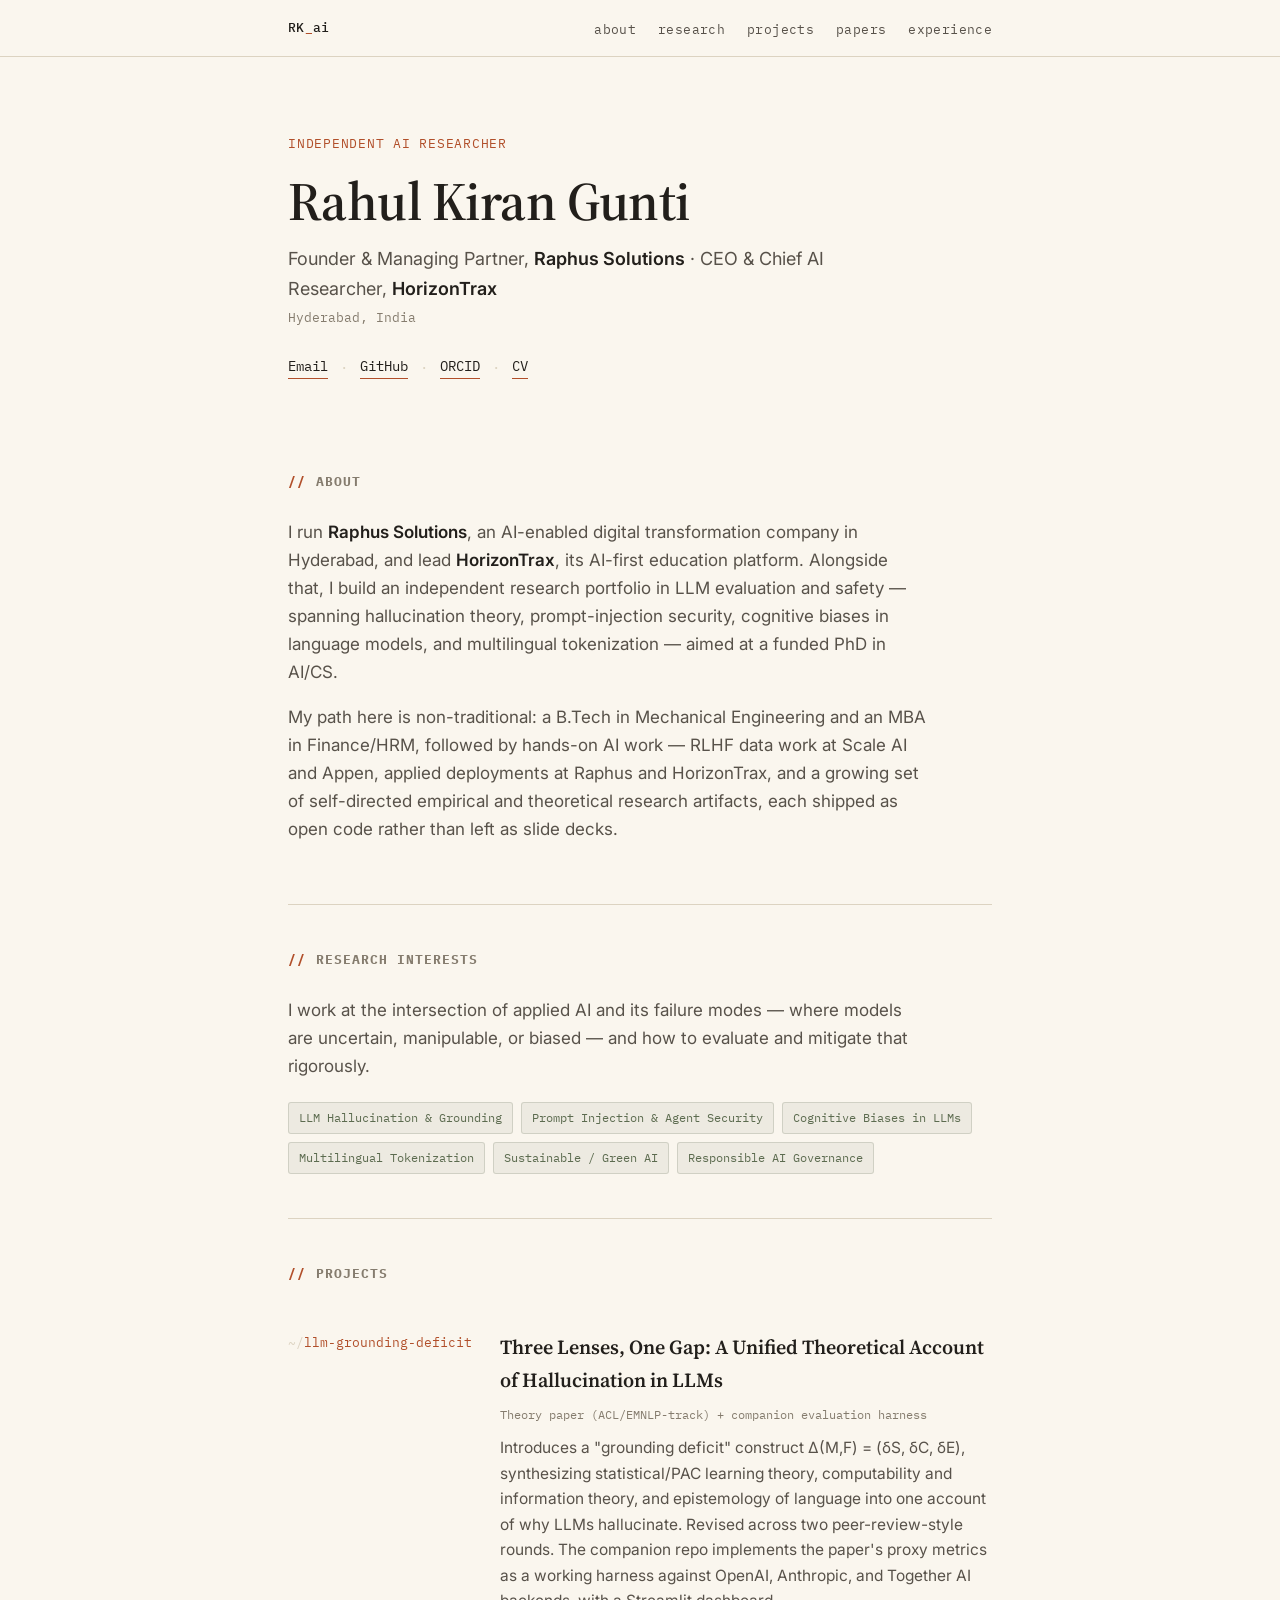
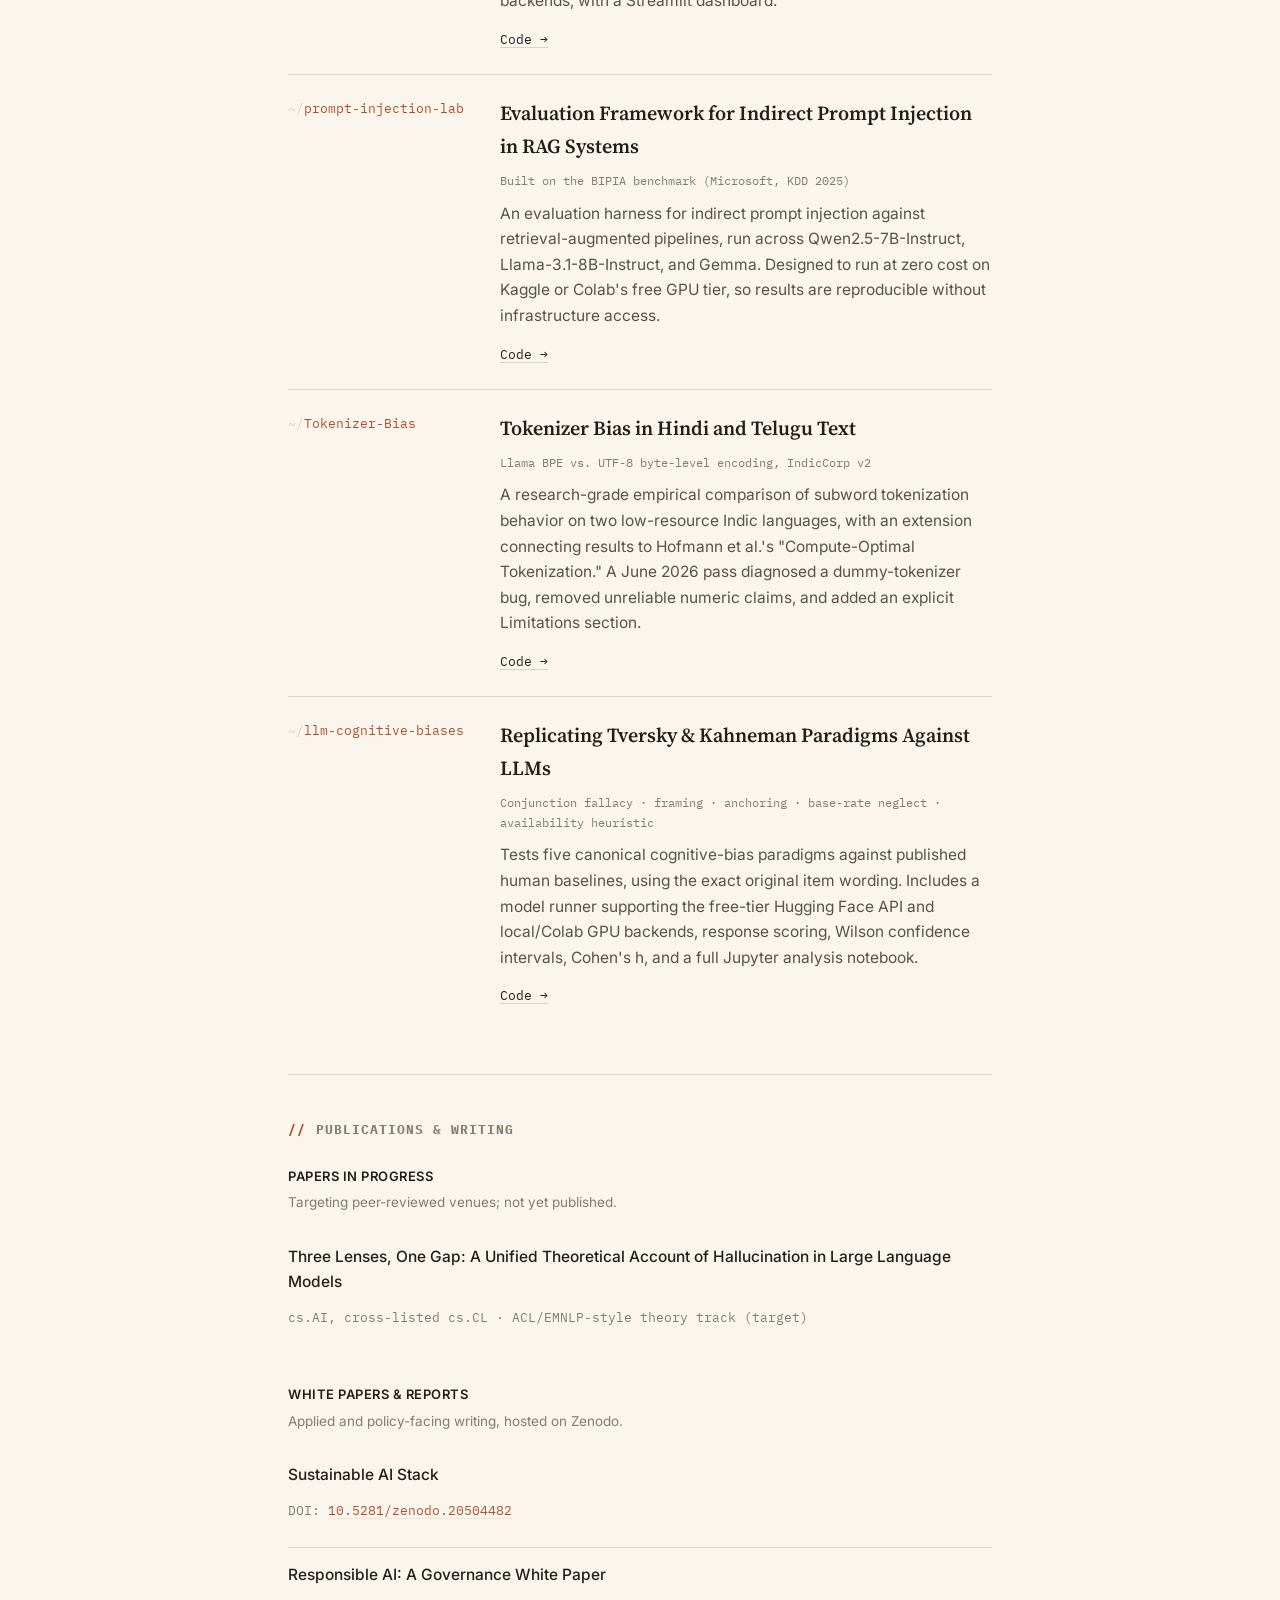
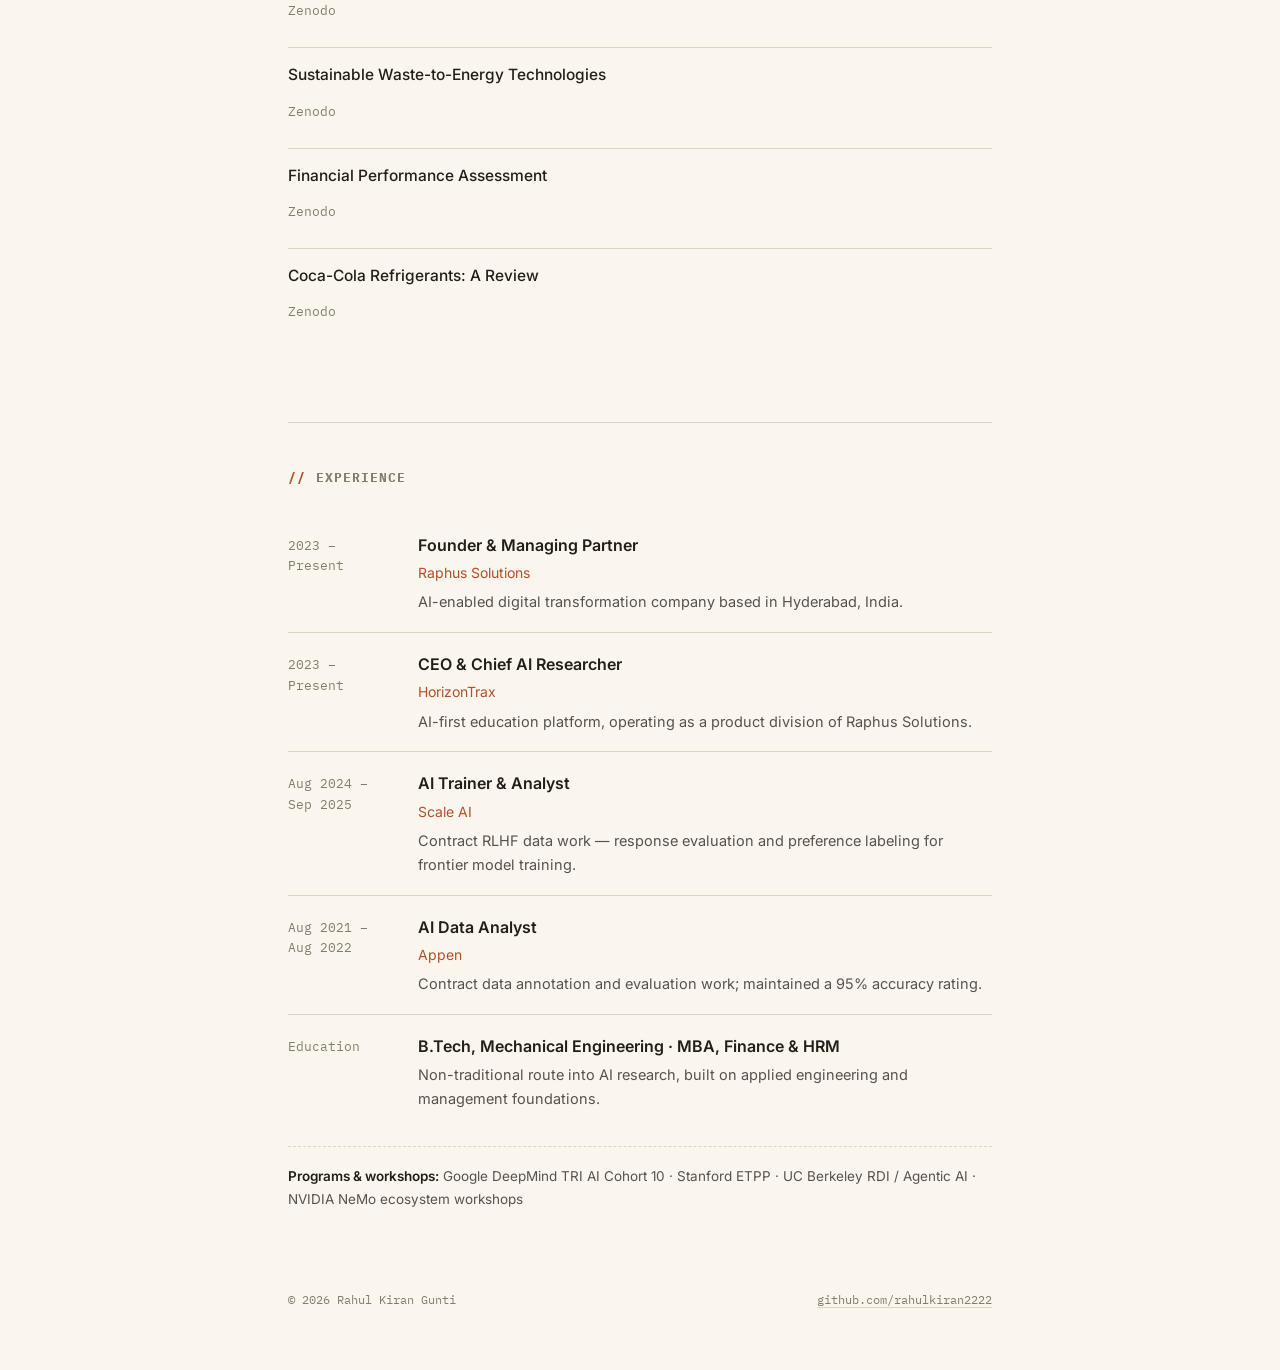
<file: index-3.html>
<!DOCTYPE html>
<html lang="en">
<head>
<meta charset="UTF-8">
<meta name="viewport" content="width=device-width, initial-scale=1.0">
<title>Rahul Kiran Gunti — AI Research</title>
<meta name="description" content="Rahul Kiran Gunti — Founder, Raphus Solutions. Research on LLM grounding, prompt injection security, cognitive biases, and multilingual tokenization.">
<link rel="preconnect" href="https://fonts.googleapis.com">
<link rel="preconnect" href="https://fonts.gstatic.com" crossorigin>
<link href="https://fonts.googleapis.com/css2?family=Source+Serif+4:ital,opsz,wght@0,8..60,400;0,8..60,500;0,8..60,600;1,8..60,400&family=Inter:wght@400;500;600&family=IBM+Plex+Mono:wght@400;500&display=swap" rel="stylesheet">
<style>
  :root{
    --bg:        #FAF6EE;
    --bg-raised: #F3EDE0;
    --ink:       #221F1B;
    --ink-soft:  #58524A;
    --taupe:     #857C6E;
    --rule:      #DCD3C1;
    --terracotta:#B14F2A;
    --terracotta-soft: #B14F2A1a;
    --sage:      #5C6B4F;
    --max:       760px;
  }
  *{box-sizing:border-box;}
  html{scroll-behavior:smooth;}
  body{
    margin:0;
    background:var(--bg);
    color:var(--ink);
    font-family:'Inter',sans-serif;
    font-size:17px;
    line-height:1.65;
    -webkit-font-smoothing:antialiased;
  }
  ::selection{background:var(--terracotta-soft);}
  a{color:inherit;}
  .wrap{max-width:var(--max); margin:0 auto; padding:0 28px;}

  /* ---- nav ---- */
  nav{
    position:sticky; top:0; z-index:20;
    background:rgba(250,246,238,0.92);
    backdrop-filter:blur(6px);
    border-bottom:1px solid var(--rule);
  }
  nav .wrap{
    display:flex; align-items:center; justify-content:space-between;
    padding-top:14px; padding-bottom:14px;
  }
  nav .mark{
    font-family:'IBM Plex Mono',monospace; font-size:13px; letter-spacing:0.02em;
    color:var(--ink); text-decoration:none; font-weight:500;
  }
  nav .mark span{color:var(--terracotta);}
  nav ul{
    list-style:none; display:flex; gap:22px; margin:0; padding:0;
  }
  nav a.link{
    font-family:'IBM Plex Mono',monospace;
    font-size:12.5px; text-transform:lowercase; letter-spacing:0.03em;
    text-decoration:none; color:var(--ink-soft);
    border-bottom:1px solid transparent;
    padding-bottom:2px;
    transition:color .15s, border-color .15s;
  }
  nav a.link:hover{color:var(--terracotta); border-color:var(--terracotta);}

  /* ---- hero ---- */
  header.hero{padding:76px 0 48px;}
  .eyebrow{
    font-family:'IBM Plex Mono',monospace; font-size:12.5px; color:var(--terracotta);
    letter-spacing:0.06em; text-transform:uppercase; margin:0 0 18px;
  }
  h1.name{
    font-family:'Source Serif 4',serif; font-weight:600;
    font-size:clamp(38px,6vw,54px); line-height:1.08; margin:0 0 14px; letter-spacing:-0.01em;
  }
  .roles{font-size:18px; color:var(--ink-soft); margin:0 0 4px; max-width:560px;}
  .roles b{color:var(--ink); font-weight:600;}
  .location{
    font-family:'IBM Plex Mono',monospace; font-size:13px; color:var(--taupe); margin:0 0 26px;
  }
  .links{display:flex; flex-wrap:wrap; gap:0; align-items:center;
    font-family:'IBM Plex Mono',monospace; font-size:13.5px;
  }
  .links a{text-decoration:none; color:var(--ink); border-bottom:1px solid var(--terracotta); padding-bottom:1px;}
  .links a:hover{color:var(--terracotta);}
  .links .sep{color:var(--rule); margin:0 12px;}

  /* ---- section shell ---- */
  section{padding:44px 0;}
  section + section{border-top:1px solid var(--rule);}
  h2.sec{
    font-family:'IBM Plex Mono',monospace; font-size:12.5px; letter-spacing:0.08em;
    text-transform:uppercase; color:var(--taupe); margin:0 0 26px;
    display:flex; align-items:center; gap:10px;
  }
  h2.sec::before{content:"//"; color:var(--terracotta);}
  p.lede{font-size:17px; color:var(--ink-soft); max-width:640px;}
  p.lede b{color:var(--ink); font-weight:600;}

  .tags{display:flex; flex-wrap:wrap; gap:8px; margin-top:22px;}
  .tag{
    font-family:'IBM Plex Mono',monospace; font-size:12px; color:var(--sage);
    background:#5C6B4F14; border:1px solid #5C6B4F33;
    padding:5px 10px; border-radius:3px;
  }

  /* ---- project ledger ---- */
  .repo{
    display:grid; grid-template-columns:190px 1fr; gap:22px;
    padding:22px 0; border-top:1px solid var(--rule);
  }
  .repo:first-of-type{border-top:none;}
  .repo .path{
    font-family:'IBM Plex Mono',monospace; font-size:13px; color:var(--terracotta);
    word-break:break-word; line-height:1.5; padding-top:2px;
  }
  .repo .path::before{content:"~/"; color:var(--rule);}
  .repo h3{
    font-family:'Source Serif 4',serif; font-weight:600; font-size:20px; margin:0 0 8px;
  }
  .repo p{margin:0 0 10px; color:var(--ink-soft); font-size:15.5px;}
  .repo .meta{
    font-family:'IBM Plex Mono',monospace; font-size:12px; color:var(--taupe); margin:0 0 10px;
  }
  .repo .repo-links a{
    font-family:'IBM Plex Mono',monospace; font-size:12.5px; text-decoration:none;
    color:var(--ink); border-bottom:1px solid var(--rule); margin-right:16px;
  }
  .repo .repo-links a:hover{color:var(--terracotta); border-color:var(--terracotta);}

  /* ---- publications ---- */
  .pub-group{margin-bottom:30px;}
  .pub-group h3.gtitle{
    font-family:'Inter',sans-serif; font-size:13px; font-weight:600; text-transform:uppercase;
    letter-spacing:0.04em; color:var(--ink); margin:0 0 4px;
  }
  .pub-group .gnote{font-size:13.5px; color:var(--taupe); margin:0 0 16px;}
  .pub{padding:14px 0; border-top:1px solid var(--rule);}
  .pub:first-of-type{border-top:none;}
  .pub .ptitle{font-size:15.5px; font-weight:500; margin:0 0 4px;}
  .pub .pmeta{
    font-family:'IBM Plex Mono',monospace; font-size:12.5px; color:var(--taupe);
  }
  .pub .pmeta a{color:var(--terracotta); text-decoration:none; border-bottom:1px solid var(--terracotta-soft);}

  /* ---- experience timeline ---- */
  .xrow{
    display:grid; grid-template-columns:110px 1fr; gap:20px;
    padding:18px 0; border-top:1px solid var(--rule);
  }
  .xrow:first-of-type{border-top:none;}
  .xrow .when{
    font-family:'IBM Plex Mono',monospace; font-size:12.5px; color:var(--taupe); padding-top:3px;
  }
  .xrow h3{font-size:16px; margin:0 0 3px; font-weight:600;}
  .xrow .org{font-size:14px; color:var(--terracotta); margin:0 0 6px;}
  .xrow p.desc{margin:0; font-size:14.5px; color:var(--ink-soft);}

  .creds{
    margin-top:18px; padding-top:18px; border-top:1px dashed var(--rule);
    font-size:13.5px; color:var(--ink-soft);
  }
  .creds b{color:var(--ink); font-weight:600;}

  footer{
    padding:36px 0 60px; font-family:'IBM Plex Mono',monospace; font-size:12px; color:var(--taupe);
    display:flex; justify-content:space-between; flex-wrap:wrap; gap:10px;
  }
  footer a{color:var(--taupe); text-decoration:none; border-bottom:1px solid var(--rule);}
  footer a:hover{color:var(--terracotta);}

  @media(max-width:600px){
    .repo{grid-template-columns:1fr;}
    .xrow{grid-template-columns:1fr;}
    nav ul{gap:14px;}
    section{padding:34px 0;}
  }
</style>
</head>
<body>

<nav>
  <div class="wrap">
    <a class="mark" href="#top">RK<span>_</span>ai</a>
    <ul>
      <li><a class="link" href="#about">about</a></li>
      <li><a class="link" href="#research">research</a></li>
      <li><a class="link" href="#projects">projects</a></li>
      <li><a class="link" href="#publications">papers</a></li>
      <li><a class="link" href="#experience">experience</a></li>
    </ul>
  </div>
</nav>

<div id="top" class="wrap">
  <header class="hero">
    <p class="eyebrow">Independent AI Researcher</p>
    <h1 class="name">Rahul Kiran Gunti</h1>
    <p class="roles">Founder &amp; Managing Partner, <b>Raphus Solutions</b> · CEO &amp; Chief AI Researcher, <b>HorizonTrax</b></p>
    <p class="location">Hyderabad, India</p>
    <div class="links">
      <a href="mailto:youremail@example.com">Email</a><span class="sep">·</span>
      <a href="https://github.com/rahulkiran2222" target="_blank" rel="noopener">GitHub</a><span class="sep">·</span>
      <a href="https://orcid.org/0009-0009-3008-7999" target="_blank" rel="noopener">ORCID</a><span class="sep">·</span>
      <a href="files/CV_RahulKiranGunti.pdf" target="_blank" rel="noopener">CV</a>
    </div>
  </header>

  <section id="about">
    <h2 class="sec">About</h2>
    <p class="lede">
      I run <b>Raphus Solutions</b>, an AI-enabled digital transformation company in Hyderabad, and lead
      <b>HorizonTrax</b>, its AI-first education platform. Alongside that, I build an independent research
      portfolio in LLM evaluation and safety — spanning hallucination theory, prompt-injection security,
      cognitive biases in language models, and multilingual tokenization — aimed at a funded PhD in AI/CS.
    </p>
    <p class="lede" style="margin-top:14px;">
      My path here is non-traditional: a B.Tech in Mechanical Engineering and an MBA in Finance/HRM,
      followed by hands-on AI work — RLHF data work at Scale AI and Appen, applied deployments at Raphus
      and HorizonTrax, and a growing set of self-directed empirical and theoretical research artifacts,
      each shipped as open code rather than left as slide decks.
    </p>
  </section>

  <section id="research">
    <h2 class="sec">Research Interests</h2>
    <p class="lede">I work at the intersection of applied AI and its failure modes — where models are
      uncertain, manipulable, or biased — and how to evaluate and mitigate that rigorously.</p>
    <div class="tags">
      <span class="tag">LLM Hallucination &amp; Grounding</span>
      <span class="tag">Prompt Injection &amp; Agent Security</span>
      <span class="tag">Cognitive Biases in LLMs</span>
      <span class="tag">Multilingual Tokenization</span>
      <span class="tag">Sustainable / Green AI</span>
      <span class="tag">Responsible AI Governance</span>
    </div>
  </section>

  <section id="projects">
    <h2 class="sec">Projects</h2>

    <div class="repo">
      <div class="path">llm-grounding-deficit</div>
      <div>
        <h3>Three Lenses, One Gap: A Unified Theoretical Account of Hallucination in LLMs</h3>
        <p class="meta">Theory paper (ACL/EMNLP-track) + companion evaluation harness</p>
        <p>Introduces a "grounding deficit" construct Δ(M,F) = (δS, δC, δE), synthesizing statistical/PAC
          learning theory, computability and information theory, and epistemology of language into one
          account of why LLMs hallucinate. Revised across two peer-review-style rounds. The companion repo
          implements the paper's proxy metrics as a working harness against OpenAI, Anthropic, and
          Together AI backends, with a Streamlit dashboard.</p>
        <div class="repo-links">
          <a href="https://github.com/rahulkiran2222/llm-grounding-deficit" target="_blank" rel="noopener">Code →</a>
        </div>
      </div>
    </div>

    <div class="repo">
      <div class="path">prompt-injection-lab</div>
      <div>
        <h3>Evaluation Framework for Indirect Prompt Injection in RAG Systems</h3>
        <p class="meta">Built on the BIPIA benchmark (Microsoft, KDD 2025)</p>
        <p>An evaluation harness for indirect prompt injection against retrieval-augmented pipelines,
          run across Qwen2.5-7B-Instruct, Llama-3.1-8B-Instruct, and Gemma. Designed to run at zero cost
          on Kaggle or Colab's free GPU tier, so results are reproducible without infrastructure access.</p>
        <div class="repo-links">
          <a href="https://github.com/rahulkiran2222/prompt-injection-lab" target="_blank" rel="noopener">Code →</a>
        </div>
      </div>
    </div>

    <div class="repo">
      <div class="path">Tokenizer-Bias</div>
      <div>
        <h3>Tokenizer Bias in Hindi and Telugu Text</h3>
        <p class="meta">Llama BPE vs. UTF-8 byte-level encoding, IndicCorp v2</p>
        <p>A research-grade empirical comparison of subword tokenization behavior on two low-resource
          Indic languages, with an extension connecting results to Hofmann et al.'s "Compute-Optimal
          Tokenization." A June 2026 pass diagnosed a dummy-tokenizer bug, removed unreliable numeric
          claims, and added an explicit Limitations section.</p>
        <div class="repo-links">
          <a href="https://github.com/rahulkiran2222/Tokenizer-Bias" target="_blank" rel="noopener">Code →</a>
        </div>
      </div>
    </div>

    <div class="repo">
      <div class="path">llm-cognitive-biases</div>
      <div>
        <h3>Replicating Tversky &amp; Kahneman Paradigms Against LLMs</h3>
        <p class="meta">Conjunction fallacy · framing · anchoring · base-rate neglect · availability heuristic</p>
        <p>Tests five canonical cognitive-bias paradigms against published human baselines, using the
          exact original item wording. Includes a model runner supporting the free-tier Hugging Face API
          and local/Colab GPU backends, response scoring, Wilson confidence intervals, Cohen's h, and a
          full Jupyter analysis notebook.</p>
        <div class="repo-links">
          <a href="https://github.com/rahulkiran2222/llm-cognitive-biases" target="_blank" rel="noopener">Code →</a>
        </div>
      </div>
    </div>
  </section>

  <section id="publications">
    <h2 class="sec">Publications &amp; Writing</h2>

    <div class="pub-group">
      <h3 class="gtitle">Papers in Progress</h3>
      <p class="gnote">Targeting peer-reviewed venues; not yet published.</p>
      <div class="pub">
        <p class="ptitle">Three Lenses, One Gap: A Unified Theoretical Account of Hallucination in Large Language Models</p>
        <p class="pmeta">cs.AI, cross-listed cs.CL · ACL/EMNLP-style theory track (target)</p>
      </div>
    </div>

    <div class="pub-group">
      <h3 class="gtitle">White Papers &amp; Reports</h3>
      <p class="gnote">Applied and policy-facing writing, hosted on Zenodo.</p>
      <div class="pub">
        <p class="ptitle">Sustainable AI Stack</p>
        <p class="pmeta">DOI: <a href="https://doi.org/10.5281/zenodo.20504482" target="_blank" rel="noopener">10.5281/zenodo.20504482</a></p>
      </div>
      <div class="pub">
        <p class="ptitle">Responsible AI: A Governance White Paper</p>
        <p class="pmeta">Zenodo</p>
      </div>
      <div class="pub">
        <p class="ptitle">Sustainable Waste-to-Energy Technologies</p>
        <p class="pmeta">Zenodo</p>
      </div>
      <div class="pub">
        <p class="ptitle">Financial Performance Assessment</p>
        <p class="pmeta">Zenodo</p>
      </div>
      <div class="pub">
        <p class="ptitle">Coca-Cola Refrigerants: A Review</p>
        <p class="pmeta">Zenodo</p>
      </div>
    </div>
  </section>

  <section id="experience">
    <h2 class="sec">Experience</h2>

    <div class="xrow">
      <div class="when">2023 – Present</div>
      <div>
        <h3>Founder &amp; Managing Partner</h3>
        <p class="org">Raphus Solutions</p>
        <p class="desc">AI-enabled digital transformation company based in Hyderabad, India.</p>
      </div>
    </div>

    <div class="xrow">
      <div class="when">2023 – Present</div>
      <div>
        <h3>CEO &amp; Chief AI Researcher</h3>
        <p class="org">HorizonTrax</p>
        <p class="desc">AI-first education platform, operating as a product division of Raphus Solutions.</p>
      </div>
    </div>

    <div class="xrow">
      <div class="when">Aug 2024 – Sep 2025</div>
      <div>
        <h3>AI Trainer &amp; Analyst</h3>
        <p class="org">Scale AI</p>
        <p class="desc">Contract RLHF data work — response evaluation and preference labeling for frontier model training.</p>
      </div>
    </div>

    <div class="xrow">
      <div class="when">Aug 2021 – Aug 2022</div>
      <div>
        <h3>AI Data Analyst</h3>
        <p class="org">Appen</p>
        <p class="desc">Contract data annotation and evaluation work; maintained a 95% accuracy rating.</p>
      </div>
    </div>

    <div class="xrow">
      <div class="when">Education</div>
      <div>
        <h3>B.Tech, Mechanical Engineering · MBA, Finance &amp; HRM</h3>
        <p class="desc">Non-traditional route into AI research, built on applied engineering and management foundations.</p>
      </div>
    </div>

    <div class="creds">
      <b>Programs &amp; workshops:</b> Google DeepMind TRI AI Cohort 10 · Stanford ETPP ·
      UC Berkeley RDI / Agentic AI · NVIDIA NeMo ecosystem workshops
    </div>
  </section>

  <footer>
    <span>© 2026 Rahul Kiran Gunti</span>
    <span><a href="https://github.com/rahulkiran2222" target="_blank" rel="noopener">github.com/rahulkiran2222</a></span>
  </footer>
</div>

</body>
</html>
</file>
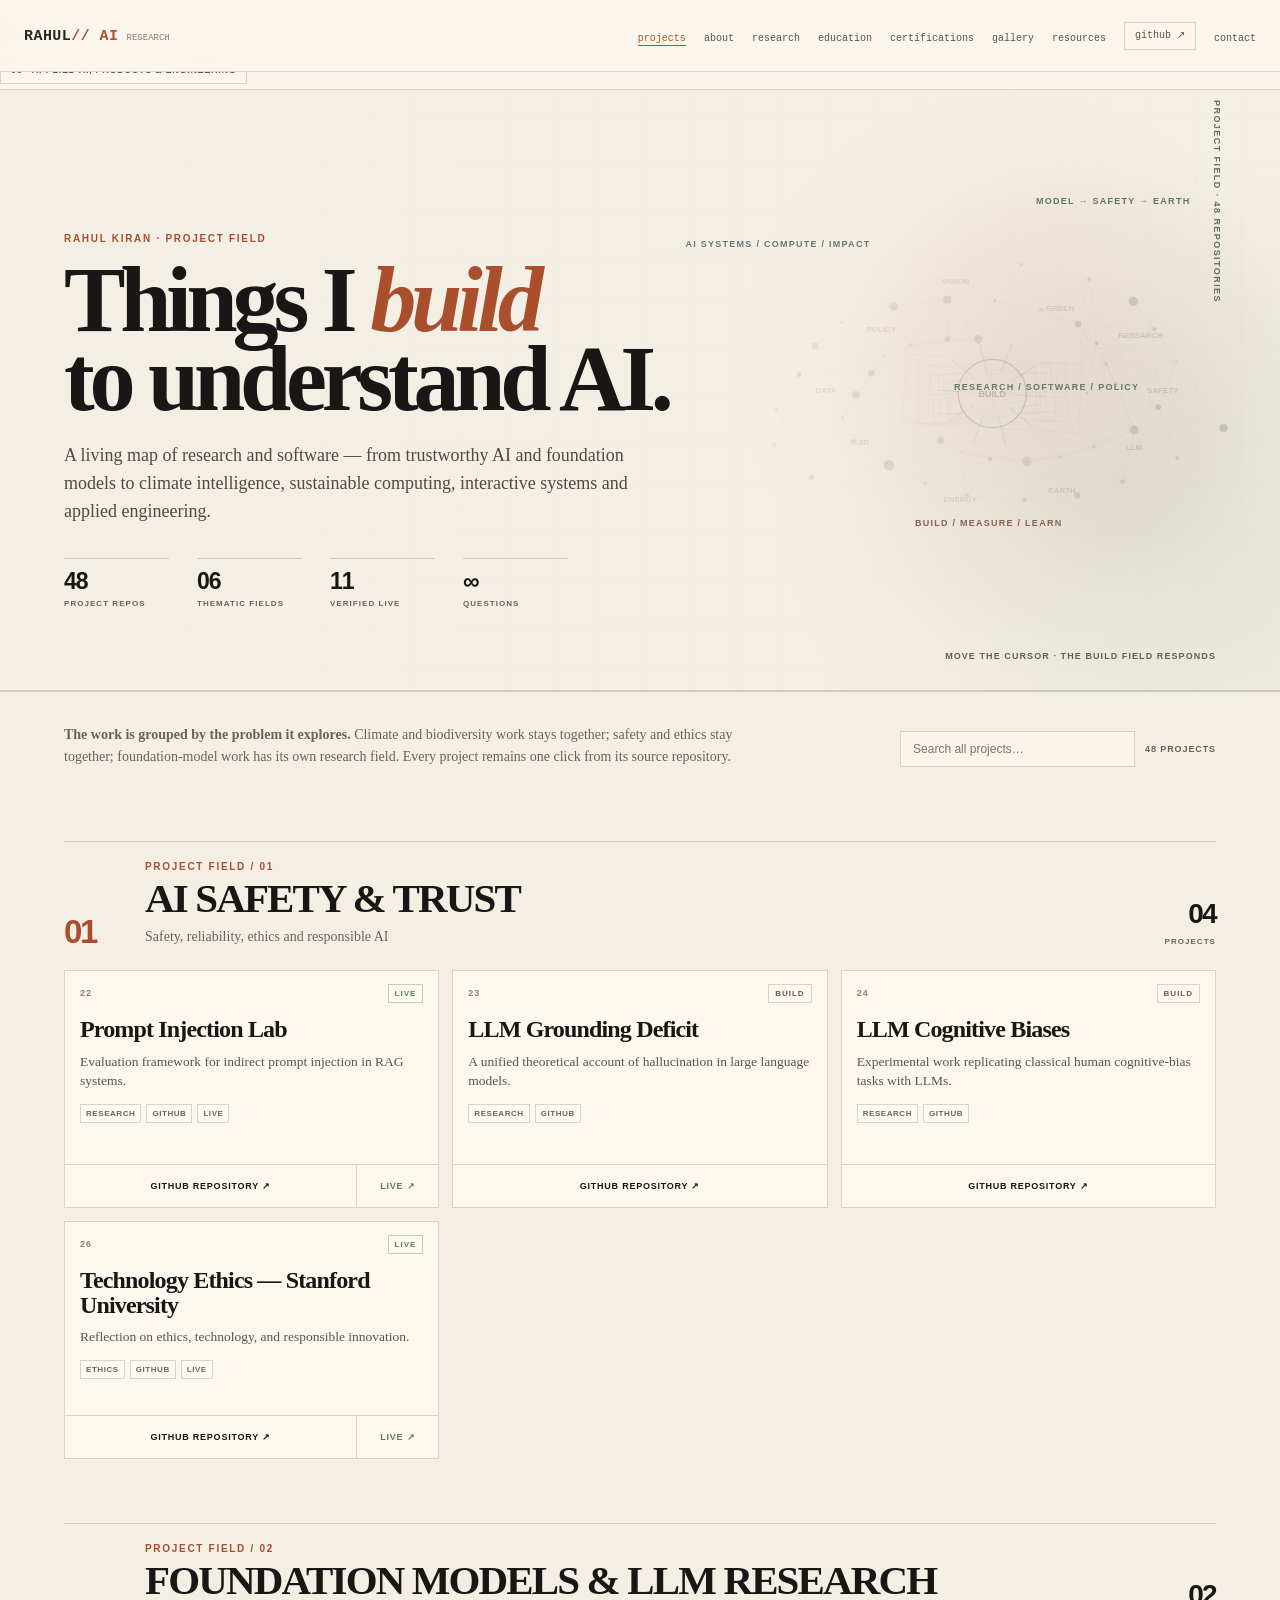
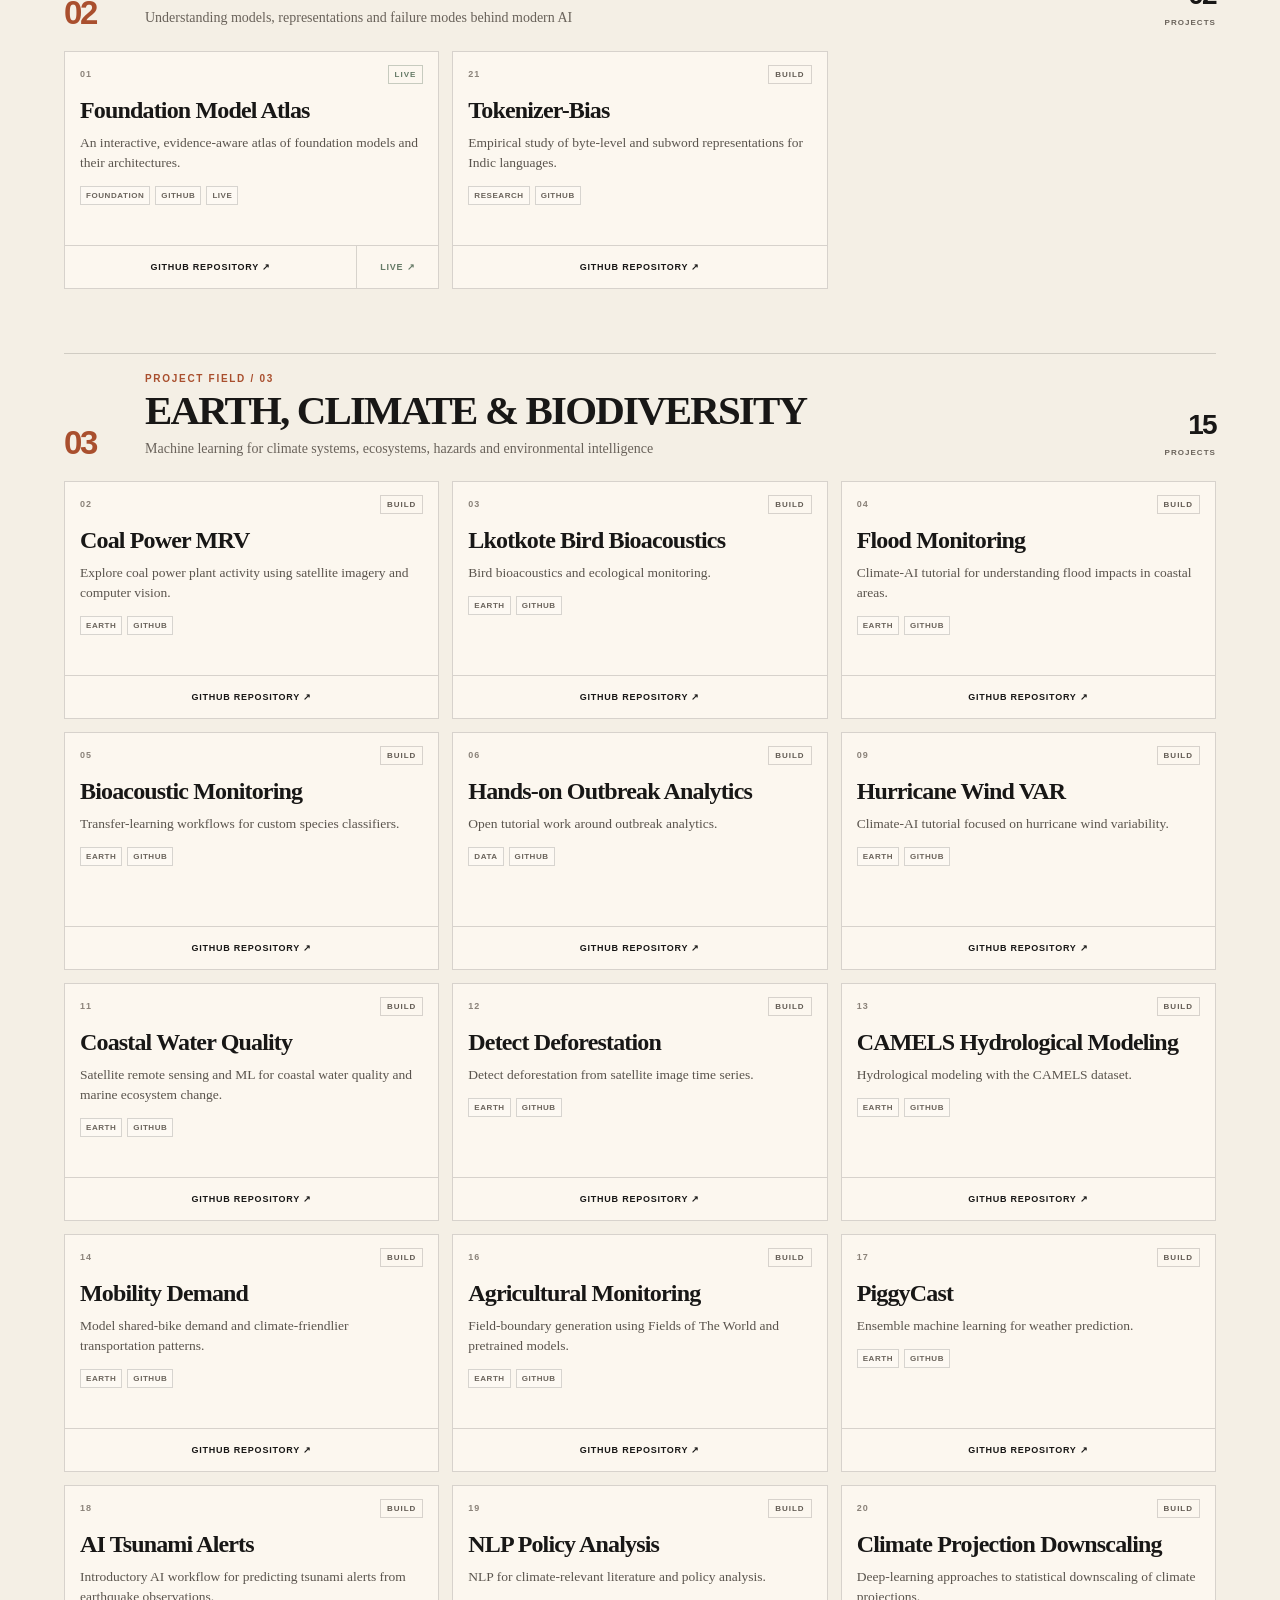
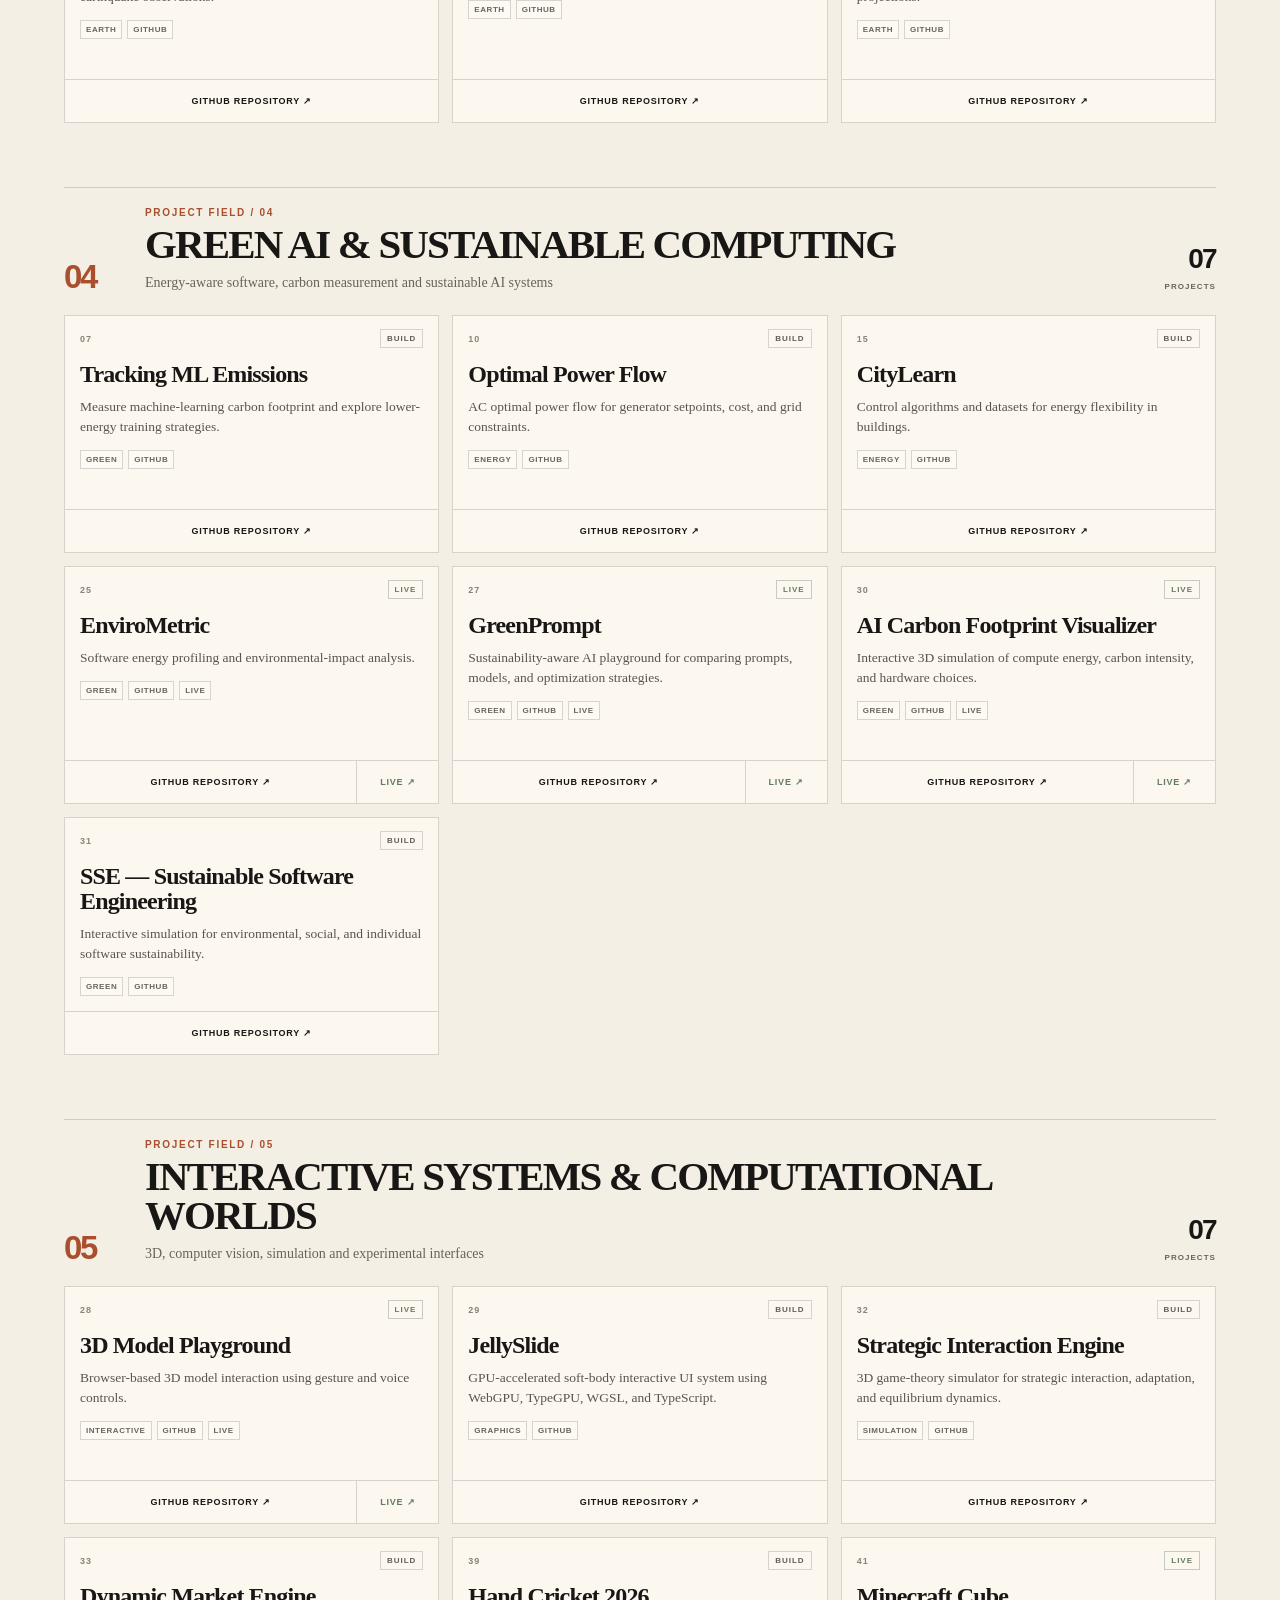
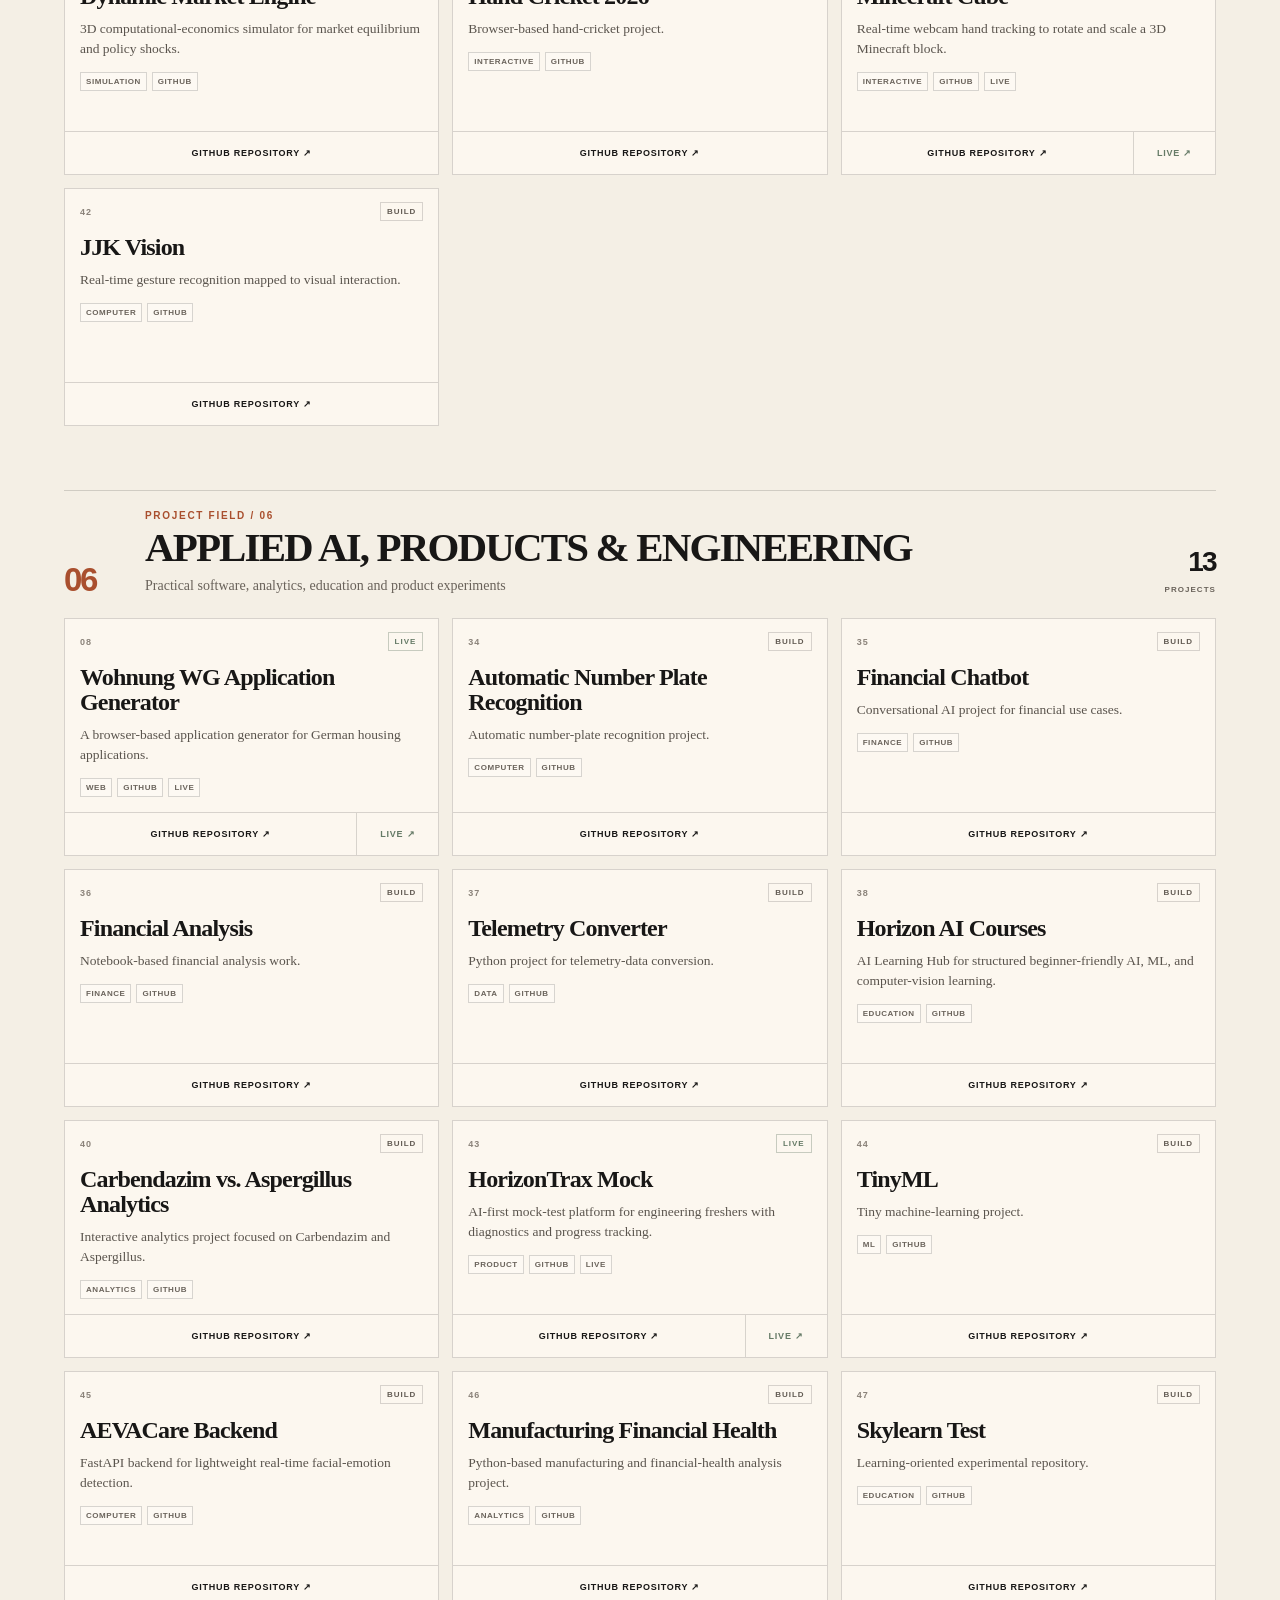
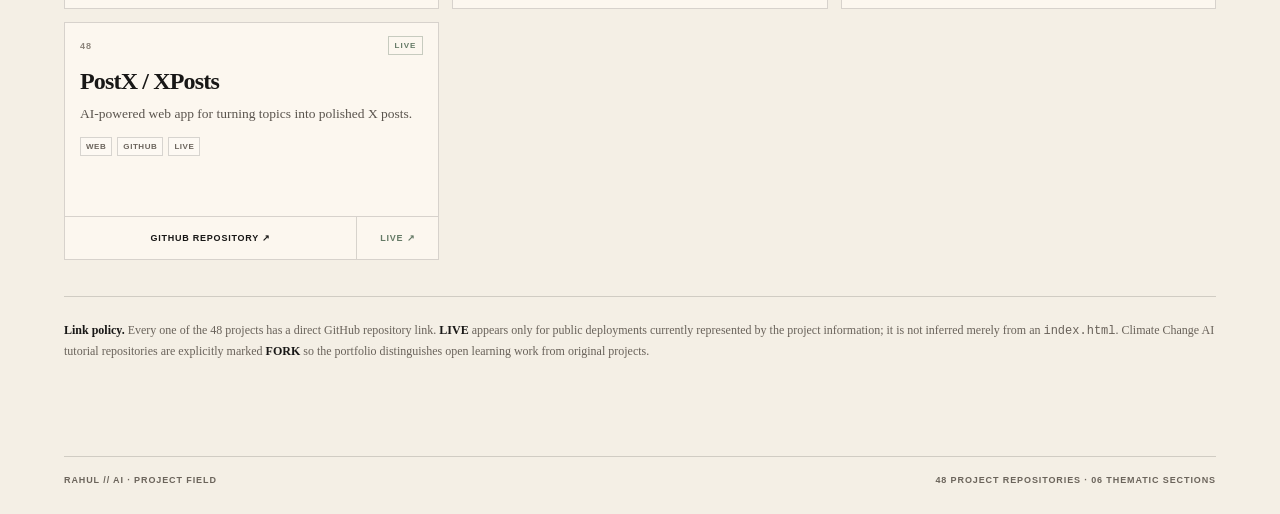
<file: projects.html>
<!doctype html>
<html lang="en">
<head>
<meta charset="utf-8">
<meta name="viewport" content="width=device-width,initial-scale=1">
<title>Projects — Rahul Kiran // AI</title>
<meta name="description" content="Rahul Kiran's project field across AI safety, foundation models, Earth and climate, sustainable computing, interactive systems and applied engineering.">
<style>
:root {
  --paper:#f4efe5;
  --paper-deep:#eae1d2;
  --ink:#181716;
  --muted:#69625a;
  --rust:#a94f2e;
  --sage:#657a66;
  --blue:#667a82;
  --line:rgba(24,23,22,.16);
  --card:rgba(255,251,243,.72);
  --white:#fffaf1;
}
*{box-sizing:border-box}
html{scroll-behavior:smooth}
body{margin:0;background:var(--paper);color:var(--ink);font-family:Georgia,"Times New Roman",serif;overflow-x:hidden}
a{color:inherit;text-decoration:none}
.wrap{width:min(1180px,90vw);margin:auto}



/* HERO: the project/build visualization is literally the background behind the text */
.hero{position:relative;min-height:620px;padding-top:72px;display:flex;align-items:center;overflow:hidden;border-bottom:1px solid var(--line);isolation:isolate}
#heroCanvas{position:absolute;inset:0;width:100%;height:100%;display:block;z-index:0;pointer-events:auto}
.hero::before{content:"";position:absolute;inset:0;z-index:1;pointer-events:none;background:
  linear-gradient(90deg,rgba(244,239,229,.995) 0%,rgba(244,239,229,.96) 28%,rgba(244,239,229,.76) 53%,rgba(244,239,229,.18) 100%),
  radial-gradient(circle at 79% 47%,rgba(169,79,46,.15),transparent 26%),
  radial-gradient(circle at 88% 68%,rgba(101,122,102,.20),transparent 29%)}
.hero::after{content:"";position:absolute;left:0;right:0;bottom:0;height:1px;background:var(--line);z-index:2;pointer-events:none}
.hero-content{position:relative;z-index:4;padding:84px 0 78px}
.hero-copy{max-width:650px}
.eyebrow{font:700 10px Arial,sans-serif;letter-spacing:.17em;text-transform:uppercase;color:var(--rust)}
.hero h1{font-size:clamp(58px,7.2vw,94px);line-height:.86;letter-spacing:-.057em;margin:17px 0 23px;max-width:720px}
.hero h1 em{font-style:italic;color:var(--rust)}
.hero-lede{font-size:18px;line-height:1.54;color:#504a43;max-width:610px;margin:0}
.hero-meta{display:flex;gap:28px;flex-wrap:wrap;margin-top:33px}
.metric{min-width:105px;border-top:1px solid var(--line);padding-top:9px}
.metric strong{display:block;font:700 23px Arial,sans-serif;letter-spacing:-.05em}
.metric span{display:block;margin-top:4px;font:700 8px Arial,sans-serif;letter-spacing:.13em;color:var(--muted)}
.hero-tip{position:absolute;right:0;bottom:25px;font:700 9px Arial,sans-serif;letter-spacing:.12em;color:#655e56;text-transform:uppercase}
.hero-rail{position:absolute;z-index:3;right:4.5vw;top:28px;font:700 9px Arial,sans-serif;letter-spacing:.16em;color:#617064;writing-mode:vertical-rl}
.build-label{position:absolute;z-index:3;font:700 9px Arial,sans-serif;letter-spacing:.14em;color:#667269;text-transform:uppercase;pointer-events:none}
.build-label.a{right:7%;top:20%}
.build-label.b{right:17%;top:72%;color:#8b604f}
.build-label.c{right:32%;top:27%;color:#69767a}
.build-label.d{right:11%;top:50%;color:#677a68}

main{padding-bottom:45px}
.intro{display:flex;justify-content:space-between;align-items:flex-end;gap:30px;padding:32px 0 16px}
.intro p{margin:0;max-width:680px;font-size:14px;line-height:1.55;color:var(--muted)}
.tools{display:flex;align-items:center;gap:10px}
.search{width:235px;border:1px solid var(--line);background:rgba(255,250,241,.55);padding:10px 12px;font:500 12px Arial,sans-serif;color:var(--ink);outline:none}
.search:focus{border-color:var(--rust)}
.result-count{font:700 9px Arial,sans-serif;letter-spacing:.1em;color:var(--muted);white-space:nowrap}

.directory{display:flex;gap:8px;flex-wrap:wrap;padding:20px 0 5px}
.directory a{font:700 9px Arial,sans-serif;letter-spacing:.08em;padding:8px 10px;border:1px solid var(--line);background:rgba(255,250,241,.38);transition:.2s ease}
.directory a:hover{color:var(--rust);border-color:var(--rust);transform:translateY(-2px)}

.project-section{padding:58px 0 6px;scroll-margin-top:72px}
.section-head{display:grid;grid-template-columns:62px minmax(0,1fr) 70px;gap:19px;align-items:end;border-top:1px solid var(--line);padding-top:19px;margin-bottom:22px}
.section-number{font:700 33px Arial,sans-serif;letter-spacing:-.07em;color:var(--rust);line-height:1}
.section-head h2{font-size:clamp(28px,3.2vw,43px);line-height:.95;letter-spacing:-.045em;margin:7px 0 9px}
.section-head p{font-size:14px;line-height:1.45;color:var(--muted);max-width:720px;margin:0}
.section-total{text-align:right}
.section-total strong{display:block;font:700 28px Arial,sans-serif;letter-spacing:-.06em}
.section-total span{font:700 8px Arial,sans-serif;letter-spacing:.13em;color:var(--muted)}

.project-grid{display:grid;grid-template-columns:repeat(3,minmax(0,1fr));gap:13px}
.project-card{position:relative;display:flex;flex-direction:column;min-height:238px;border:1px solid var(--line);background:var(--card);overflow:hidden;transition:transform .25s ease,box-shadow .25s ease,border-color .25s ease}
.project-card::before{content:"";position:absolute;left:0;top:0;bottom:0;width:3px;background:var(--rust);transform:scaleY(0);transform-origin:top;transition:transform .25s ease}
.project-card:hover{transform:translateY(-5px);box-shadow:0 18px 45px rgba(49,39,28,.09);border-color:rgba(24,23,22,.27)}
.project-card:hover::before{transform:scaleY(1)}
.card-top{display:flex;justify-content:space-between;align-items:center;padding:13px 15px 0;font:700 9px Arial,sans-serif;letter-spacing:.11em}
.number{color:#8b837a}
.status{padding:4px 6px;border:1px solid var(--line);font-size:8px;color:#635c54}
.live-status{color:var(--sage);border-color:rgba(101,122,102,.35)}
.card-main{padding:14px 15px 13px;flex:1}
.card-main h3{font-size:24px;line-height:1.04;letter-spacing:-.035em;margin:0 0 10px}
.card-main p{font-size:13.5px;line-height:1.48;color:#5a544d;margin:0 0 13px}
.tags{display:flex;flex-wrap:wrap;gap:5px}
.tags span{font:700 8px Arial,sans-serif;letter-spacing:.07em;border:1px solid var(--line);padding:4px 5px;color:#6b645c;background:rgba(255,255,255,.22)}
.card-actions{display:flex;border-top:1px solid var(--line);min-height:43px}
.card-actions a{display:flex;align-items:center;justify-content:center;padding:0 12px;font:700 9px Arial,sans-serif;letter-spacing:.085em}
.card-actions .repo{flex:1}
.card-actions .live{min-width:82px;border-left:1px solid var(--line);color:var(--sage)}
.card-actions a:hover{background:var(--ink);color:var(--paper)}

.empty{display:none;text-align:center;padding:60px 20px;border:1px dashed var(--line);color:var(--muted);font-size:15px;margin-top:30px}
.empty.show{display:block}
.note{padding:24px 0 50px;margin-top:30px;border-top:1px solid var(--line);color:var(--muted);font-size:12px;line-height:1.6}
.note b{color:var(--ink)}
.footer{border-top:1px solid var(--line);padding:18px 0 30px;display:flex;justify-content:space-between;gap:20px;font:700 9px Arial,sans-serif;letter-spacing:.1em;color:#6b645b}

.reveal{opacity:0;transform:translateY(13px);transition:opacity .65s ease,transform .65s ease}
.reveal.visible{opacity:1;transform:none}
.reveal-card{opacity:0;transform:translateY(22px);transition:opacity .65s ease,transform .65s ease,box-shadow .25s ease,border-color .25s ease}.reveal-card.card-visible{opacity:1;transform:none}.project-grid .reveal-card:nth-child(2){transition-delay:.06s}.project-grid .reveal-card:nth-child(3){transition-delay:.12s}.project-grid .reveal-card:nth-child(4){transition-delay:.18s}.project-grid .reveal-card:nth-child(5){transition-delay:.24s}.project-grid .reveal-card:nth-child(6){transition-delay:.30s}
@keyframes cardIn{from{opacity:0;transform:translateY(12px)}to{opacity:1;transform:none}}

@media(max-width:900px){
 .hero{min-height:575px}
 .project-grid{grid-template-columns:repeat(2,minmax(0,1fr))}
 .intro{align-items:flex-start;flex-direction:column}
 .hero-rail,.build-label{display:none}
}
@media(max-width:620px){
 .nav{align-items:flex-start}
 .navlinks{gap:10px}
 .hero{min-height:585px}
 .hero-content{padding:72px 0 65px}
 .hero h1{font-size:56px}
 .hero-lede{font-size:16px}
 .hero-tip{display:none}
 .project-grid{grid-template-columns:1fr}
 .section-head{grid-template-columns:43px minmax(0,1fr)}
 .section-total{display:none}
 .tools,.search{width:100%}
 .footer{flex-direction:column}
}
@media(prefers-reduced-motion:reduce){
 html{scroll-behavior:auto}
 *,*::before,*::after{animation-duration:.01ms!important;transition-duration:.01ms!important}
}
</style>
<style>
/* SHARED EDITORIAL NAV — matches Index / About / Certifications / Gallery / Contact */
nav{
  position:fixed;
  top:0;
  left:0;
  right:0;
  z-index:100;
  background:rgba(250,246,238,.78);
  backdrop-filter:blur(18px);
  -webkit-backdrop-filter:blur(18px);
  border-bottom:1px solid rgba(217,207,188,.75);
  transition:.3s
}
nav.scrolled{
  background:rgba(250,246,238,.95);
  box-shadow:0 8px 30px rgba(50,40,25,.06)
}
.nav{
  min-height:72px;
  display:flex;
  align-items:center;
  justify-content:space-between;
  gap:24px
}
.brand{
  font:600 15px "IBM Plex Mono",monospace;
  letter-spacing:.03em;
  text-decoration:none;
  white-space:nowrap
}
.brand .accent{color:var(--terra,#B14F2A)}
.brand small{
  font-size:9px;
  color:var(--taupe,#857C6E);
  font-weight:400;
  margin-left:8px
}
nav ul{
  display:flex;
  gap:18px;
  list-style:none;
  padding:0;
  margin:0;
  align-items:center
}
nav a{
  font:10px "IBM Plex Mono",monospace;
  text-decoration:none;
  color:var(--soft,#58524A);
  border-bottom:1px solid transparent;
  transition:.18s
}
nav a:hover,
nav a.active{
  color:var(--terra,#B14F2A);
  border-color:var(--terra,#B14F2A)
}
.nav-github{
  padding:7px 10px;
  border:1px solid var(--rule,#DCD3C1)!important;
  border-bottom-color:var(--rule,#DCD3C1)!important
}
@media(max-width:760px){
 .nav{min-height:auto;padding:13px 0;align-items:flex-start}
 .nav ul{gap:8px 11px;flex-wrap:wrap;justify-content:flex-end}
 nav a{font-size:8px}
}
@media(max-width:500px){
 nav ul{max-width:250px}
}

/* Keep the project-field motion layer, without overriding the shared navigation. */
.hero{--scan:0px}
@media(prefers-reduced-motion:no-preference){
  .hero::before{animation:heroBreath 8s ease-in-out infinite alternate}
}
@keyframes heroBreath{from{opacity:.86}to{opacity:1}}
</style>
<style id="portfolio-master-nav">
/* =========================================================
   PORTFOLIO MASTER NAV — identical across every page
   ========================================================= */
nav#siteNav{
  position:sticky!important;
  top:0!important;
  left:0!important;
  right:0!important;
  z-index:1000!important;
  min-height:72px!important;
  height:72px!important;
  margin:0!important;
  background:rgba(250,246,238,.96)!important;
  backdrop-filter:blur(18px)!important;
  -webkit-backdrop-filter:blur(18px)!important;
  border-bottom:1px solid #DCD3C1!important;
  box-shadow:none!important;
}
nav#siteNav.scrolled{
  background:rgba(250,246,238,.98)!important;
  box-shadow:0 8px 30px rgba(50,40,25,.06)!important;
}
nav#siteNav .portfolio-nav-wrap{
  width:min(1680px,calc(100% - 48px))!important;
  height:72px!important;
  min-height:72px!important;
  margin:0 auto!important;
  padding:0!important;
  display:flex!important;
  align-items:center!important;
  justify-content:space-between!important;
  gap:24px!important;
}
nav#siteNav .portfolio-brand{
  display:inline-flex!important;
  align-items:baseline!important;
  flex:0 0 auto!important;
  font:600 15px/1 "IBM Plex Mono",monospace!important;
  letter-spacing:.03em!important;
  text-decoration:none!important;
  white-space:nowrap!important;
  color:#2b2925!important;
  border:0!important;
}
nav#siteNav .portfolio-brand .accent{color:#B14F2A!important}
nav#siteNav .portfolio-brand small{
  font:400 9px/1 "IBM Plex Mono",monospace!important;
  color:#857C6E!important;
  letter-spacing:0!important;
  margin-left:8px!important;
}
nav#siteNav ul{
  display:flex!important;
  align-items:center!important;
  justify-content:flex-end!important;
  gap:18px!important;
  list-style:none!important;
  padding:0!important;
  margin:0!important;
}
nav#siteNav ul li{margin:0!important;padding:0!important;list-style:none!important}
nav#siteNav ul li a{
  display:inline-block!important;
  font:400 10px/1.2 "IBM Plex Mono",monospace!important;
  letter-spacing:0!important;
  text-decoration:none!important;
  white-space:nowrap!important;
  color:#58524A!important;
  border-bottom:1px solid transparent!important;
  padding:0!important;
  transition:color .18s ease,border-color .18s ease!important;
}
nav#siteNav ul li a:hover,
nav#siteNav ul li a.active{
  color:#B14F2A!important;
  border-bottom-color:#B14F2A!important;
}
nav#siteNav ul li a.nav-github{
  padding:7px 10px!important;
  border:1px solid #DCD3C1!important;
  border-bottom-color:#DCD3C1!important;
}
nav#siteNav ul li a.nav-github:hover,
nav#siteNav ul li a.nav-github.active{
  border-color:#B14F2A!important;
  color:#B14F2A!important;
}
@media(max-width:1180px){
  nav#siteNav .portfolio-nav-wrap{width:calc(100% - 36px)!important}
  nav#siteNav ul{gap:13px!important}
}
@media(max-width:900px){
  nav#siteNav{height:auto!important;min-height:72px!important}
  nav#siteNav .portfolio-nav-wrap{
    min-height:72px!important;
    height:auto!important;
    padding:13px 0!important;
    align-items:flex-start!important;
  }
  nav#siteNav ul{
    gap:9px 12px!important;
    flex-wrap:wrap!important;
  }
  nav#siteNav ul li a{font-size:9px!important}
}
@media(max-width:600px){
  nav#siteNav .portfolio-nav-wrap{
    width:calc(100% - 28px)!important;
    gap:12px!important;
  }
  nav#siteNav .portfolio-brand{font-size:13px!important}
  nav#siteNav .portfolio-brand small{font-size:8px!important}
  nav#siteNav ul{max-width:245px!important;gap:8px 10px!important}
  nav#siteNav ul li a{font-size:8px!important}
}
</style>
</head>
<body>

<nav id="siteNav">
  <div class="portfolio-nav-wrap">
    <a class="portfolio-brand" href="index.html">
      RAHUL<span class="accent"> // AI</span><small>RESEARCH</small>
    </a>
    <ul>
      <li><a href="projects.html" data-nav="projects">projects</a></li>
      <li><a href="about.html" data-nav="about">about</a></li>
      <li><a href="research.html" data-nav="research">research</a></li>
      <li><a href="education.html" data-nav="education">education</a></li>
      <li><a href="certifications.html" data-nav="certifications">certifications</a></li>
      <li><a href="gallery.html" data-nav="gallery">gallery</a></li>
      <li><a href="resources.html" data-nav="resources">resources</a></li>
      <li><a class="nav-github" href="https://github.com/rahulkiran2222" target="_blank" rel="noopener noreferrer">github ↗</a></li>
      <li><a href="contact.html" data-nav="contact">contact</a></li>
    </ul>
  </div>
</nav>

<section class="hero">
  <canvas id="heroCanvas" aria-hidden="true"></canvas>
  <div class="build-label a">MODEL → SAFETY → EARTH</div>
  <div class="build-label b">BUILD / MEASURE / LEARN</div>
  <div class="build-label c">AI SYSTEMS / COMPUTE / IMPACT</div>
  <div class="build-label d">RESEARCH / SOFTWARE / POLICY</div>
  <div class="hero-rail">PROJECT FIELD · 48 REPOSITORIES</div>

  <div class="wrap hero-content">
    <div class="hero-copy">
      <div class="eyebrow">RAHUL KIRAN · PROJECT FIELD</div>
      <h1>Things I <em>build</em><br>to understand AI.</h1>
      <p class="hero-lede">A living map of research and software — from trustworthy AI and foundation models to climate intelligence, sustainable computing, interactive systems and applied engineering.</p>
      <div class="hero-meta">
        <div class="metric"><strong>48</strong><span>PROJECT REPOS</span></div>
        <div class="metric"><strong>06</strong><span>THEMATIC FIELDS</span></div>
        <div class="metric"><strong>11</strong><span>VERIFIED LIVE</span></div>
        <div class="metric"><strong>∞</strong><span>QUESTIONS</span></div>
      </div>
    </div>
    <div class="hero-tip">MOVE THE CURSOR · THE BUILD FIELD RESPONDS</div>
  </div>
</section>

<main class="wrap">
  <div class="intro">
    <p><b>The work is grouped by the problem it explores.</b> Climate and biodiversity work stays together; safety and ethics stay together; foundation-model work has its own research field. Every project remains one click from its source repository.</p>
    <div class="tools">
      <input class="search" id="search" type="search" placeholder="Search all projects…" aria-label="Search all projects">
      <span class="result-count" id="resultCount">48 PROJECTS</span>
    </div>
  </div>

  <nav class="directory">
    <a href="#section-01">01 · AI SAFETY & TRUST</a><a href="#section-02">02 · FOUNDATION MODELS & LLM RESEARCH</a><a href="#section-03">03 · EARTH, CLIMATE & BIODIVERSITY</a><a href="#section-04">04 · GREEN AI & SUSTAINABLE COMPUTING</a><a href="#section-05">05 · INTERACTIVE SYSTEMS & COMPUTATIONAL WORLDS</a><a href="#section-06">06 · APPLIED AI, PRODUCTS & ENGINEERING</a>
  </nav>

  
    <section class="project-section" id="section-01">
      <div class="section-head reveal">
        <div class="section-number">01</div>
        <div class="section-copy">
          <div class="eyebrow">PROJECT FIELD / 01</div>
          <h2>AI SAFETY & TRUST</h2>
          <p>Safety, reliability, ethics and responsible AI</p>
        </div>
        <div class="section-total"><strong>04</strong><span>PROJECTS</span></div>
      </div>
      <div class="project-grid">
        
    <article class="project-card reveal-card" data-title="prompt injection lab" data-desc="evaluation framework for indirect prompt injection in rag systems.">
      <div class="card-top">
        <span class="number">22</span>
        <span class="status live-status">LIVE</span>
      </div>
      <div class="card-main">
        <h3>Prompt Injection Lab</h3>
        <p>Evaluation framework for indirect prompt injection in RAG systems.</p>
        <div class="tags"><span>RESEARCH</span><span>GITHUB</span><span>LIVE</span></div>
      </div>
      <div class="card-actions">
        <a class="repo" href="https://github.com/rahulkiran2222/prompt-injection-lab" target="_blank" rel="noopener noreferrer">GITHUB REPOSITORY ↗</a>
        <a class="live" href="https://huggingface.co/spaces/RahulKiran2222/prompt-injection-lab" target="_blank" rel="noopener noreferrer">LIVE ↗</a>
      </div>
    </article>
    <article class="project-card reveal-card" data-title="llm grounding deficit" data-desc="a unified theoretical account of hallucination in large language models.">
      <div class="card-top">
        <span class="number">23</span>
        <span class="status ">BUILD</span>
      </div>
      <div class="card-main">
        <h3>LLM Grounding Deficit</h3>
        <p>A unified theoretical account of hallucination in large language models.</p>
        <div class="tags"><span>RESEARCH</span><span>GITHUB</span></div>
      </div>
      <div class="card-actions">
        <a class="repo" href="https://github.com/rahulkiran2222/llm-grounding-deficit" target="_blank" rel="noopener noreferrer">GITHUB REPOSITORY ↗</a>
        
      </div>
    </article>
    <article class="project-card reveal-card" data-title="llm cognitive biases" data-desc="experimental work replicating classical human cognitive-bias tasks with llms.">
      <div class="card-top">
        <span class="number">24</span>
        <span class="status ">BUILD</span>
      </div>
      <div class="card-main">
        <h3>LLM Cognitive Biases</h3>
        <p>Experimental work replicating classical human cognitive-bias tasks with LLMs.</p>
        <div class="tags"><span>RESEARCH</span><span>GITHUB</span></div>
      </div>
      <div class="card-actions">
        <a class="repo" href="https://github.com/rahulkiran2222/llm-cognitive-biases" target="_blank" rel="noopener noreferrer">GITHUB REPOSITORY ↗</a>
        
      </div>
    </article>
    <article class="project-card reveal-card" data-title="technology ethics — stanford university" data-desc="reflection on ethics, technology, and responsible innovation.">
      <div class="card-top">
        <span class="number">26</span>
        <span class="status live-status">LIVE</span>
      </div>
      <div class="card-main">
        <h3>Technology Ethics — Stanford University</h3>
        <p>Reflection on ethics, technology, and responsible innovation.</p>
        <div class="tags"><span>ETHICS</span><span>GITHUB</span><span>LIVE</span></div>
      </div>
      <div class="card-actions">
        <a class="repo" href="https://github.com/rahulkiran2222/TechnologyEthics-StanfordUniversity" target="_blank" rel="noopener noreferrer">GITHUB REPOSITORY ↗</a>
        <a class="live" href="https://rahulkiran2222.github.io/TechnologyEthics-StanfordUniversity/" target="_blank" rel="noopener noreferrer">LIVE ↗</a>
      </div>
    </article>
      </div>
    </section>
    <section class="project-section" id="section-02">
      <div class="section-head reveal">
        <div class="section-number">02</div>
        <div class="section-copy">
          <div class="eyebrow">PROJECT FIELD / 02</div>
          <h2>FOUNDATION MODELS & LLM RESEARCH</h2>
          <p>Understanding models, representations and failure modes behind modern AI</p>
        </div>
        <div class="section-total"><strong>02</strong><span>PROJECTS</span></div>
      </div>
      <div class="project-grid">
        
    <article class="project-card reveal-card" data-title="foundation model atlas" data-desc="an interactive, evidence-aware atlas of foundation models and their architectures.">
      <div class="card-top">
        <span class="number">01</span>
        <span class="status live-status">LIVE</span>
      </div>
      <div class="card-main">
        <h3>Foundation Model Atlas</h3>
        <p>An interactive, evidence-aware atlas of foundation models and their architectures.</p>
        <div class="tags"><span>FOUNDATION</span><span>GITHUB</span><span>LIVE</span></div>
      </div>
      <div class="card-actions">
        <a class="repo" href="https://github.com/rahulkiran2222/foundation-model-atlas" target="_blank" rel="noopener noreferrer">GITHUB REPOSITORY ↗</a>
        <a class="live" href="https://rahulkiran2222.github.io/foundation-model-atlas/" target="_blank" rel="noopener noreferrer">LIVE ↗</a>
      </div>
    </article>
    <article class="project-card reveal-card" data-title="tokenizer-bias" data-desc="empirical study of byte-level and subword representations for indic languages.">
      <div class="card-top">
        <span class="number">21</span>
        <span class="status ">BUILD</span>
      </div>
      <div class="card-main">
        <h3>Tokenizer-Bias</h3>
        <p>Empirical study of byte-level and subword representations for Indic languages.</p>
        <div class="tags"><span>RESEARCH</span><span>GITHUB</span></div>
      </div>
      <div class="card-actions">
        <a class="repo" href="https://github.com/rahulkiran2222/Tokenizer-Bias" target="_blank" rel="noopener noreferrer">GITHUB REPOSITORY ↗</a>
        
      </div>
    </article>
      </div>
    </section>
    <section class="project-section" id="section-03">
      <div class="section-head reveal">
        <div class="section-number">03</div>
        <div class="section-copy">
          <div class="eyebrow">PROJECT FIELD / 03</div>
          <h2>EARTH, CLIMATE & BIODIVERSITY</h2>
          <p>Machine learning for climate systems, ecosystems, hazards and environmental intelligence</p>
        </div>
        <div class="section-total"><strong>15</strong><span>PROJECTS</span></div>
      </div>
      <div class="project-grid">
        
    <article class="project-card reveal-card" data-title="coal power mrv" data-desc="explore coal power plant activity using satellite imagery and computer vision.">
      <div class="card-top">
        <span class="number">02</span>
        <span class="status ">BUILD</span>
      </div>
      <div class="card-main">
        <h3>Coal Power MRV</h3>
        <p>Explore coal power plant activity using satellite imagery and computer vision.</p>
        <div class="tags"><span>EARTH</span><span>GITHUB</span></div>
      </div>
      <div class="card-actions">
        <a class="repo" href="https://github.com/rahulkiran2222/coal-power-mrv" target="_blank" rel="noopener noreferrer">GITHUB REPOSITORY ↗</a>
        
      </div>
    </article>
    <article class="project-card reveal-card" data-title="lkotkote bird bioacoustics" data-desc="bird bioacoustics and ecological monitoring.">
      <div class="card-top">
        <span class="number">03</span>
        <span class="status ">BUILD</span>
      </div>
      <div class="card-main">
        <h3>Lkotkote Bird Bioacoustics</h3>
        <p>Bird bioacoustics and ecological monitoring.</p>
        <div class="tags"><span>EARTH</span><span>GITHUB</span></div>
      </div>
      <div class="card-actions">
        <a class="repo" href="https://github.com/rahulkiran2222/lkotkote-bird-bioacoustics" target="_blank" rel="noopener noreferrer">GITHUB REPOSITORY ↗</a>
        
      </div>
    </article>
    <article class="project-card reveal-card" data-title="flood monitoring" data-desc="climate-ai tutorial for understanding flood impacts in coastal areas.">
      <div class="card-top">
        <span class="number">04</span>
        <span class="status ">BUILD</span>
      </div>
      <div class="card-main">
        <h3>Flood Monitoring</h3>
        <p>Climate-AI tutorial for understanding flood impacts in coastal areas.</p>
        <div class="tags"><span>EARTH</span><span>GITHUB</span></div>
      </div>
      <div class="card-actions">
        <a class="repo" href="https://github.com/rahulkiran2222/flood-monitoring" target="_blank" rel="noopener noreferrer">GITHUB REPOSITORY ↗</a>
        
      </div>
    </article>
    <article class="project-card reveal-card" data-title="bioacoustic monitoring" data-desc="transfer-learning workflows for custom species classifiers.">
      <div class="card-top">
        <span class="number">05</span>
        <span class="status ">BUILD</span>
      </div>
      <div class="card-main">
        <h3>Bioacoustic Monitoring</h3>
        <p>Transfer-learning workflows for custom species classifiers.</p>
        <div class="tags"><span>EARTH</span><span>GITHUB</span></div>
      </div>
      <div class="card-actions">
        <a class="repo" href="https://github.com/rahulkiran2222/bioacoustic-monitoring" target="_blank" rel="noopener noreferrer">GITHUB REPOSITORY ↗</a>
        
      </div>
    </article>
    <article class="project-card reveal-card" data-title="hands-on outbreak analytics" data-desc="open tutorial work around outbreak analytics.">
      <div class="card-top">
        <span class="number">06</span>
        <span class="status ">BUILD</span>
      </div>
      <div class="card-main">
        <h3>Hands-on Outbreak Analytics</h3>
        <p>Open tutorial work around outbreak analytics.</p>
        <div class="tags"><span>DATA</span><span>GITHUB</span></div>
      </div>
      <div class="card-actions">
        <a class="repo" href="https://github.com/rahulkiran2222/hands-on-outbreak-analytics" target="_blank" rel="noopener noreferrer">GITHUB REPOSITORY ↗</a>
        
      </div>
    </article>
    <article class="project-card reveal-card" data-title="hurricane wind var" data-desc="climate-ai tutorial focused on hurricane wind variability.">
      <div class="card-top">
        <span class="number">09</span>
        <span class="status ">BUILD</span>
      </div>
      <div class="card-main">
        <h3>Hurricane Wind VAR</h3>
        <p>Climate-AI tutorial focused on hurricane wind variability.</p>
        <div class="tags"><span>EARTH</span><span>GITHUB</span></div>
      </div>
      <div class="card-actions">
        <a class="repo" href="https://github.com/rahulkiran2222/hurricane-wind-var" target="_blank" rel="noopener noreferrer">GITHUB REPOSITORY ↗</a>
        
      </div>
    </article>
    <article class="project-card reveal-card" data-title="coastal water quality" data-desc="satellite remote sensing and ml for coastal water quality and marine ecosystem change.">
      <div class="card-top">
        <span class="number">11</span>
        <span class="status ">BUILD</span>
      </div>
      <div class="card-main">
        <h3>Coastal Water Quality</h3>
        <p>Satellite remote sensing and ML for coastal water quality and marine ecosystem change.</p>
        <div class="tags"><span>EARTH</span><span>GITHUB</span></div>
      </div>
      <div class="card-actions">
        <a class="repo" href="https://github.com/rahulkiran2222/coastal-water-quality" target="_blank" rel="noopener noreferrer">GITHUB REPOSITORY ↗</a>
        
      </div>
    </article>
    <article class="project-card reveal-card" data-title="detect deforestation" data-desc="detect deforestation from satellite image time series.">
      <div class="card-top">
        <span class="number">12</span>
        <span class="status ">BUILD</span>
      </div>
      <div class="card-main">
        <h3>Detect Deforestation</h3>
        <p>Detect deforestation from satellite image time series.</p>
        <div class="tags"><span>EARTH</span><span>GITHUB</span></div>
      </div>
      <div class="card-actions">
        <a class="repo" href="https://github.com/rahulkiran2222/detect-deforestation" target="_blank" rel="noopener noreferrer">GITHUB REPOSITORY ↗</a>
        
      </div>
    </article>
    <article class="project-card reveal-card" data-title="camels hydrological modeling" data-desc="hydrological modeling with the camels dataset.">
      <div class="card-top">
        <span class="number">13</span>
        <span class="status ">BUILD</span>
      </div>
      <div class="card-main">
        <h3>CAMELS Hydrological Modeling</h3>
        <p>Hydrological modeling with the CAMELS dataset.</p>
        <div class="tags"><span>EARTH</span><span>GITHUB</span></div>
      </div>
      <div class="card-actions">
        <a class="repo" href="https://github.com/rahulkiran2222/camels-hydrological-modeling" target="_blank" rel="noopener noreferrer">GITHUB REPOSITORY ↗</a>
        
      </div>
    </article>
    <article class="project-card reveal-card" data-title="mobility demand" data-desc="model shared-bike demand and climate-friendlier transportation patterns.">
      <div class="card-top">
        <span class="number">14</span>
        <span class="status ">BUILD</span>
      </div>
      <div class="card-main">
        <h3>Mobility Demand</h3>
        <p>Model shared-bike demand and climate-friendlier transportation patterns.</p>
        <div class="tags"><span>EARTH</span><span>GITHUB</span></div>
      </div>
      <div class="card-actions">
        <a class="repo" href="https://github.com/rahulkiran2222/mobility-demand" target="_blank" rel="noopener noreferrer">GITHUB REPOSITORY ↗</a>
        
      </div>
    </article>
    <article class="project-card reveal-card" data-title="agricultural monitoring" data-desc="field-boundary generation using fields of the world and pretrained models.">
      <div class="card-top">
        <span class="number">16</span>
        <span class="status ">BUILD</span>
      </div>
      <div class="card-main">
        <h3>Agricultural Monitoring</h3>
        <p>Field-boundary generation using Fields of The World and pretrained models.</p>
        <div class="tags"><span>EARTH</span><span>GITHUB</span></div>
      </div>
      <div class="card-actions">
        <a class="repo" href="https://github.com/rahulkiran2222/agricultural-monitoring-ftw" target="_blank" rel="noopener noreferrer">GITHUB REPOSITORY ↗</a>
        
      </div>
    </article>
    <article class="project-card reveal-card" data-title="piggycast" data-desc="ensemble machine learning for weather prediction.">
      <div class="card-top">
        <span class="number">17</span>
        <span class="status ">BUILD</span>
      </div>
      <div class="card-main">
        <h3>PiggyCast</h3>
        <p>Ensemble machine learning for weather prediction.</p>
        <div class="tags"><span>EARTH</span><span>GITHUB</span></div>
      </div>
      <div class="card-actions">
        <a class="repo" href="https://github.com/rahulkiran2222/piggy-cast" target="_blank" rel="noopener noreferrer">GITHUB REPOSITORY ↗</a>
        
      </div>
    </article>
    <article class="project-card reveal-card" data-title="ai tsunami alerts" data-desc="introductory ai workflow for predicting tsunami alerts from earthquake observations.">
      <div class="card-top">
        <span class="number">18</span>
        <span class="status ">BUILD</span>
      </div>
      <div class="card-main">
        <h3>AI Tsunami Alerts</h3>
        <p>Introductory AI workflow for predicting tsunami alerts from earthquake observations.</p>
        <div class="tags"><span>EARTH</span><span>GITHUB</span></div>
      </div>
      <div class="card-actions">
        <a class="repo" href="https://github.com/rahulkiran2222/intro-ai-tsunami-alerts" target="_blank" rel="noopener noreferrer">GITHUB REPOSITORY ↗</a>
        
      </div>
    </article>
    <article class="project-card reveal-card" data-title="nlp policy analysis" data-desc="nlp for climate-relevant literature and policy analysis.">
      <div class="card-top">
        <span class="number">19</span>
        <span class="status ">BUILD</span>
      </div>
      <div class="card-main">
        <h3>NLP Policy Analysis</h3>
        <p>NLP for climate-relevant literature and policy analysis.</p>
        <div class="tags"><span>EARTH</span><span>GITHUB</span></div>
      </div>
      <div class="card-actions">
        <a class="repo" href="https://github.com/rahulkiran2222/nlp-policy-analysis" target="_blank" rel="noopener noreferrer">GITHUB REPOSITORY ↗</a>
        
      </div>
    </article>
    <article class="project-card reveal-card" data-title="climate projection downscaling" data-desc="deep-learning approaches to statistical downscaling of climate projections.">
      <div class="card-top">
        <span class="number">20</span>
        <span class="status ">BUILD</span>
      </div>
      <div class="card-main">
        <h3>Climate Projection Downscaling</h3>
        <p>Deep-learning approaches to statistical downscaling of climate projections.</p>
        <div class="tags"><span>EARTH</span><span>GITHUB</span></div>
      </div>
      <div class="card-actions">
        <a class="repo" href="https://github.com/rahulkiran2222/downscaling-climate-projections" target="_blank" rel="noopener noreferrer">GITHUB REPOSITORY ↗</a>
        
      </div>
    </article>
      </div>
    </section>
    <section class="project-section" id="section-04">
      <div class="section-head reveal">
        <div class="section-number">04</div>
        <div class="section-copy">
          <div class="eyebrow">PROJECT FIELD / 04</div>
          <h2>GREEN AI & SUSTAINABLE COMPUTING</h2>
          <p>Energy-aware software, carbon measurement and sustainable AI systems</p>
        </div>
        <div class="section-total"><strong>07</strong><span>PROJECTS</span></div>
      </div>
      <div class="project-grid">
        
    <article class="project-card reveal-card" data-title="tracking ml emissions" data-desc="measure machine-learning carbon footprint and explore lower-energy training strategies.">
      <div class="card-top">
        <span class="number">07</span>
        <span class="status ">BUILD</span>
      </div>
      <div class="card-main">
        <h3>Tracking ML Emissions</h3>
        <p>Measure machine-learning carbon footprint and explore lower-energy training strategies.</p>
        <div class="tags"><span>GREEN</span><span>GITHUB</span></div>
      </div>
      <div class="card-actions">
        <a class="repo" href="https://github.com/rahulkiran2222/tracking-ml-emissions" target="_blank" rel="noopener noreferrer">GITHUB REPOSITORY ↗</a>
        
      </div>
    </article>
    <article class="project-card reveal-card" data-title="optimal power flow" data-desc="ac optimal power flow for generator setpoints, cost, and grid constraints.">
      <div class="card-top">
        <span class="number">10</span>
        <span class="status ">BUILD</span>
      </div>
      <div class="card-main">
        <h3>Optimal Power Flow</h3>
        <p>AC optimal power flow for generator setpoints, cost, and grid constraints.</p>
        <div class="tags"><span>ENERGY</span><span>GITHUB</span></div>
      </div>
      <div class="card-actions">
        <a class="repo" href="https://github.com/rahulkiran2222/optimal-power-flow" target="_blank" rel="noopener noreferrer">GITHUB REPOSITORY ↗</a>
        
      </div>
    </article>
    <article class="project-card reveal-card" data-title="citylearn" data-desc="control algorithms and datasets for energy flexibility in buildings.">
      <div class="card-top">
        <span class="number">15</span>
        <span class="status ">BUILD</span>
      </div>
      <div class="card-main">
        <h3>CityLearn</h3>
        <p>Control algorithms and datasets for energy flexibility in buildings.</p>
        <div class="tags"><span>ENERGY</span><span>GITHUB</span></div>
      </div>
      <div class="card-actions">
        <a class="repo" href="https://github.com/rahulkiran2222/citylearn" target="_blank" rel="noopener noreferrer">GITHUB REPOSITORY ↗</a>
        
      </div>
    </article>
    <article class="project-card reveal-card" data-title="envirometric" data-desc="software energy profiling and environmental-impact analysis.">
      <div class="card-top">
        <span class="number">25</span>
        <span class="status live-status">LIVE</span>
      </div>
      <div class="card-main">
        <h3>EnviroMetric</h3>
        <p>Software energy profiling and environmental-impact analysis.</p>
        <div class="tags"><span>GREEN</span><span>GITHUB</span><span>LIVE</span></div>
      </div>
      <div class="card-actions">
        <a class="repo" href="https://github.com/rahulkiran2222/EnviroMetric" target="_blank" rel="noopener noreferrer">GITHUB REPOSITORY ↗</a>
        <a class="live" href="https://huggingface.co/spaces/RahulKiran2222/EnviroMetric" target="_blank" rel="noopener noreferrer">LIVE ↗</a>
      </div>
    </article>
    <article class="project-card reveal-card" data-title="greenprompt" data-desc="sustainability-aware ai playground for comparing prompts, models, and optimization strategies.">
      <div class="card-top">
        <span class="number">27</span>
        <span class="status live-status">LIVE</span>
      </div>
      <div class="card-main">
        <h3>GreenPrompt</h3>
        <p>Sustainability-aware AI playground for comparing prompts, models, and optimization strategies.</p>
        <div class="tags"><span>GREEN</span><span>GITHUB</span><span>LIVE</span></div>
      </div>
      <div class="card-actions">
        <a class="repo" href="https://github.com/rahulkiran2222/GreenPrompt" target="_blank" rel="noopener noreferrer">GITHUB REPOSITORY ↗</a>
        <a class="live" href="https://greenprompt.raphussolutions.com/" target="_blank" rel="noopener noreferrer">LIVE ↗</a>
      </div>
    </article>
    <article class="project-card reveal-card" data-title="ai carbon footprint visualizer" data-desc="interactive 3d simulation of compute energy, carbon intensity, and hardware choices.">
      <div class="card-top">
        <span class="number">30</span>
        <span class="status live-status">LIVE</span>
      </div>
      <div class="card-main">
        <h3>AI Carbon Footprint Visualizer</h3>
        <p>Interactive 3D simulation of compute energy, carbon intensity, and hardware choices.</p>
        <div class="tags"><span>GREEN</span><span>GITHUB</span><span>LIVE</span></div>
      </div>
      <div class="card-actions">
        <a class="repo" href="https://github.com/rahulkiran2222/AI-Carbon-Footprint-Visualizer" target="_blank" rel="noopener noreferrer">GITHUB REPOSITORY ↗</a>
        <a class="live" href="https://huggingface.co/spaces/RahulKiran2222/AI-Carbon-Footprint-Visualizer" target="_blank" rel="noopener noreferrer">LIVE ↗</a>
      </div>
    </article>
    <article class="project-card reveal-card" data-title="sse — sustainable software engineering" data-desc="interactive simulation for environmental, social, and individual software sustainability.">
      <div class="card-top">
        <span class="number">31</span>
        <span class="status ">BUILD</span>
      </div>
      <div class="card-main">
        <h3>SSE — Sustainable Software Engineering</h3>
        <p>Interactive simulation for environmental, social, and individual software sustainability.</p>
        <div class="tags"><span>GREEN</span><span>GITHUB</span></div>
      </div>
      <div class="card-actions">
        <a class="repo" href="https://github.com/rahulkiran2222/SSE" target="_blank" rel="noopener noreferrer">GITHUB REPOSITORY ↗</a>
        
      </div>
    </article>
      </div>
    </section>
    <section class="project-section" id="section-05">
      <div class="section-head reveal">
        <div class="section-number">05</div>
        <div class="section-copy">
          <div class="eyebrow">PROJECT FIELD / 05</div>
          <h2>INTERACTIVE SYSTEMS & COMPUTATIONAL WORLDS</h2>
          <p>3D, computer vision, simulation and experimental interfaces</p>
        </div>
        <div class="section-total"><strong>07</strong><span>PROJECTS</span></div>
      </div>
      <div class="project-grid">
        
    <article class="project-card reveal-card" data-title="3d model playground" data-desc="browser-based 3d model interaction using gesture and voice controls.">
      <div class="card-top">
        <span class="number">28</span>
        <span class="status live-status">LIVE</span>
      </div>
      <div class="card-main">
        <h3>3D Model Playground</h3>
        <p>Browser-based 3D model interaction using gesture and voice controls.</p>
        <div class="tags"><span>INTERACTIVE</span><span>GITHUB</span><span>LIVE</span></div>
      </div>
      <div class="card-actions">
        <a class="repo" href="https://github.com/rahulkiran2222/3D-Model-Playground" target="_blank" rel="noopener noreferrer">GITHUB REPOSITORY ↗</a>
        <a class="live" href="https://raphussolutions.github.io/" target="_blank" rel="noopener noreferrer">LIVE ↗</a>
      </div>
    </article>
    <article class="project-card reveal-card" data-title="jellyslide" data-desc="gpu-accelerated soft-body interactive ui system using webgpu, typegpu, wgsl, and typescript.">
      <div class="card-top">
        <span class="number">29</span>
        <span class="status ">BUILD</span>
      </div>
      <div class="card-main">
        <h3>JellySlide</h3>
        <p>GPU-accelerated soft-body interactive UI system using WebGPU, TypeGPU, WGSL, and TypeScript.</p>
        <div class="tags"><span>GRAPHICS</span><span>GITHUB</span></div>
      </div>
      <div class="card-actions">
        <a class="repo" href="https://github.com/rahulkiran2222/JellySlide" target="_blank" rel="noopener noreferrer">GITHUB REPOSITORY ↗</a>
        
      </div>
    </article>
    <article class="project-card reveal-card" data-title="strategic interaction engine" data-desc="3d game-theory simulator for strategic interaction, adaptation, and equilibrium dynamics.">
      <div class="card-top">
        <span class="number">32</span>
        <span class="status ">BUILD</span>
      </div>
      <div class="card-main">
        <h3>Strategic Interaction Engine</h3>
        <p>3D game-theory simulator for strategic interaction, adaptation, and equilibrium dynamics.</p>
        <div class="tags"><span>SIMULATION</span><span>GITHUB</span></div>
      </div>
      <div class="card-actions">
        <a class="repo" href="https://github.com/rahulkiran2222/strategicinteractionengine" target="_blank" rel="noopener noreferrer">GITHUB REPOSITORY ↗</a>
        
      </div>
    </article>
    <article class="project-card reveal-card" data-title="dynamic market engine" data-desc="3d computational-economics simulator for market equilibrium and policy shocks.">
      <div class="card-top">
        <span class="number">33</span>
        <span class="status ">BUILD</span>
      </div>
      <div class="card-main">
        <h3>Dynamic Market Engine</h3>
        <p>3D computational-economics simulator for market equilibrium and policy shocks.</p>
        <div class="tags"><span>SIMULATION</span><span>GITHUB</span></div>
      </div>
      <div class="card-actions">
        <a class="repo" href="https://github.com/rahulkiran2222/DynamicMarketEngine" target="_blank" rel="noopener noreferrer">GITHUB REPOSITORY ↗</a>
        
      </div>
    </article>
    <article class="project-card reveal-card" data-title="hand cricket 2026" data-desc="browser-based hand-cricket project.">
      <div class="card-top">
        <span class="number">39</span>
        <span class="status ">BUILD</span>
      </div>
      <div class="card-main">
        <h3>Hand Cricket 2026</h3>
        <p>Browser-based hand-cricket project.</p>
        <div class="tags"><span>INTERACTIVE</span><span>GITHUB</span></div>
      </div>
      <div class="card-actions">
        <a class="repo" href="https://github.com/rahulkiran2222/hand-cricket-2026" target="_blank" rel="noopener noreferrer">GITHUB REPOSITORY ↗</a>
        
      </div>
    </article>
    <article class="project-card reveal-card" data-title="minecraft cube" data-desc="real-time webcam hand tracking to rotate and scale a 3d minecraft block.">
      <div class="card-top">
        <span class="number">41</span>
        <span class="status live-status">LIVE</span>
      </div>
      <div class="card-main">
        <h3>Minecraft Cube</h3>
        <p>Real-time webcam hand tracking to rotate and scale a 3D Minecraft block.</p>
        <div class="tags"><span>INTERACTIVE</span><span>GITHUB</span><span>LIVE</span></div>
      </div>
      <div class="card-actions">
        <a class="repo" href="https://github.com/rahulkiran2222/minecraft-cube" target="_blank" rel="noopener noreferrer">GITHUB REPOSITORY ↗</a>
        <a class="live" href="https://huggingface.co/spaces/RahulKiran2222/minecraft-cube-controller" target="_blank" rel="noopener noreferrer">LIVE ↗</a>
      </div>
    </article>
    <article class="project-card reveal-card" data-title="jjk vision" data-desc="real-time gesture recognition mapped to visual interaction.">
      <div class="card-top">
        <span class="number">42</span>
        <span class="status ">BUILD</span>
      </div>
      <div class="card-main">
        <h3>JJK Vision</h3>
        <p>Real-time gesture recognition mapped to visual interaction.</p>
        <div class="tags"><span>COMPUTER</span><span>GITHUB</span></div>
      </div>
      <div class="card-actions">
        <a class="repo" href="https://github.com/rahulkiran2222/jjk-vision" target="_blank" rel="noopener noreferrer">GITHUB REPOSITORY ↗</a>
        
      </div>
    </article>
      </div>
    </section>
    <section class="project-section" id="section-06">
      <div class="section-head reveal">
        <div class="section-number">06</div>
        <div class="section-copy">
          <div class="eyebrow">PROJECT FIELD / 06</div>
          <h2>APPLIED AI, PRODUCTS & ENGINEERING</h2>
          <p>Practical software, analytics, education and product experiments</p>
        </div>
        <div class="section-total"><strong>13</strong><span>PROJECTS</span></div>
      </div>
      <div class="project-grid">
        
    <article class="project-card reveal-card" data-title="wohnung wg application generator" data-desc="a browser-based application generator for german housing applications.">
      <div class="card-top">
        <span class="number">08</span>
        <span class="status live-status">LIVE</span>
      </div>
      <div class="card-main">
        <h3>Wohnung WG Application Generator</h3>
        <p>A browser-based application generator for German housing applications.</p>
        <div class="tags"><span>WEB</span><span>GITHUB</span><span>LIVE</span></div>
      </div>
      <div class="card-actions">
        <a class="repo" href="https://github.com/rahulkiran2222/wohnung-wg-application-generator" target="_blank" rel="noopener noreferrer">GITHUB REPOSITORY ↗</a>
        <a class="live" href="https://rahulkiran2222.github.io/wohnung-wg-application-generator/" target="_blank" rel="noopener noreferrer">LIVE ↗</a>
      </div>
    </article>
    <article class="project-card reveal-card" data-title="automatic number plate recognition" data-desc="automatic number-plate recognition project.">
      <div class="card-top">
        <span class="number">34</span>
        <span class="status ">BUILD</span>
      </div>
      <div class="card-main">
        <h3>Automatic Number Plate Recognition</h3>
        <p>Automatic number-plate recognition project.</p>
        <div class="tags"><span>COMPUTER</span><span>GITHUB</span></div>
      </div>
      <div class="card-actions">
        <a class="repo" href="https://github.com/rahulkiran2222/Automatic-Number-Plate-Recognition" target="_blank" rel="noopener noreferrer">GITHUB REPOSITORY ↗</a>
        
      </div>
    </article>
    <article class="project-card reveal-card" data-title="financial chatbot" data-desc="conversational ai project for financial use cases.">
      <div class="card-top">
        <span class="number">35</span>
        <span class="status ">BUILD</span>
      </div>
      <div class="card-main">
        <h3>Financial Chatbot</h3>
        <p>Conversational AI project for financial use cases.</p>
        <div class="tags"><span>FINANCE</span><span>GITHUB</span></div>
      </div>
      <div class="card-actions">
        <a class="repo" href="https://github.com/rahulkiran2222/financial-chatbot" target="_blank" rel="noopener noreferrer">GITHUB REPOSITORY ↗</a>
        
      </div>
    </article>
    <article class="project-card reveal-card" data-title="financial analysis" data-desc="notebook-based financial analysis work.">
      <div class="card-top">
        <span class="number">36</span>
        <span class="status ">BUILD</span>
      </div>
      <div class="card-main">
        <h3>Financial Analysis</h3>
        <p>Notebook-based financial analysis work.</p>
        <div class="tags"><span>FINANCE</span><span>GITHUB</span></div>
      </div>
      <div class="card-actions">
        <a class="repo" href="https://github.com/rahulkiran2222/financial-analysis" target="_blank" rel="noopener noreferrer">GITHUB REPOSITORY ↗</a>
        
      </div>
    </article>
    <article class="project-card reveal-card" data-title="telemetry converter" data-desc="python project for telemetry-data conversion.">
      <div class="card-top">
        <span class="number">37</span>
        <span class="status ">BUILD</span>
      </div>
      <div class="card-main">
        <h3>Telemetry Converter</h3>
        <p>Python project for telemetry-data conversion.</p>
        <div class="tags"><span>DATA</span><span>GITHUB</span></div>
      </div>
      <div class="card-actions">
        <a class="repo" href="https://github.com/rahulkiran2222/telemetry-converter" target="_blank" rel="noopener noreferrer">GITHUB REPOSITORY ↗</a>
        
      </div>
    </article>
    <article class="project-card reveal-card" data-title="horizon ai courses" data-desc="ai learning hub for structured beginner-friendly ai, ml, and computer-vision learning.">
      <div class="card-top">
        <span class="number">38</span>
        <span class="status ">BUILD</span>
      </div>
      <div class="card-main">
        <h3>Horizon AI Courses</h3>
        <p>AI Learning Hub for structured beginner-friendly AI, ML, and computer-vision learning.</p>
        <div class="tags"><span>EDUCATION</span><span>GITHUB</span></div>
      </div>
      <div class="card-actions">
        <a class="repo" href="https://github.com/rahulkiran2222/Horizon-AI-Courses" target="_blank" rel="noopener noreferrer">GITHUB REPOSITORY ↗</a>
        
      </div>
    </article>
    <article class="project-card reveal-card" data-title="carbendazim vs. aspergillus analytics" data-desc="interactive analytics project focused on carbendazim and aspergillus.">
      <div class="card-top">
        <span class="number">40</span>
        <span class="status ">BUILD</span>
      </div>
      <div class="card-main">
        <h3>Carbendazim vs. Aspergillus Analytics</h3>
        <p>Interactive analytics project focused on Carbendazim and Aspergillus.</p>
        <div class="tags"><span>ANALYTICS</span><span>GITHUB</span></div>
      </div>
      <div class="card-actions">
        <a class="repo" href="https://github.com/rahulkiran2222/Carbendazimvs.AspergillusAnalytics" target="_blank" rel="noopener noreferrer">GITHUB REPOSITORY ↗</a>
        
      </div>
    </article>
    <article class="project-card reveal-card" data-title="horizontrax mock" data-desc="ai-first mock-test platform for engineering freshers with diagnostics and progress tracking.">
      <div class="card-top">
        <span class="number">43</span>
        <span class="status live-status">LIVE</span>
      </div>
      <div class="card-main">
        <h3>HorizonTrax Mock</h3>
        <p>AI-first mock-test platform for engineering freshers with diagnostics and progress tracking.</p>
        <div class="tags"><span>PRODUCT</span><span>GITHUB</span><span>LIVE</span></div>
      </div>
      <div class="card-actions">
        <a class="repo" href="https://github.com/rahulkiran2222/horizontrax-mock" target="_blank" rel="noopener noreferrer">GITHUB REPOSITORY ↗</a>
        <a class="live" href="https://horizontrax-mock.pages.dev/" target="_blank" rel="noopener noreferrer">LIVE ↗</a>
      </div>
    </article>
    <article class="project-card reveal-card" data-title="tinyml" data-desc="tiny machine-learning project.">
      <div class="card-top">
        <span class="number">44</span>
        <span class="status ">BUILD</span>
      </div>
      <div class="card-main">
        <h3>TinyML</h3>
        <p>Tiny machine-learning project.</p>
        <div class="tags"><span>ML</span><span>GITHUB</span></div>
      </div>
      <div class="card-actions">
        <a class="repo" href="https://github.com/rahulkiran2222/TinyML" target="_blank" rel="noopener noreferrer">GITHUB REPOSITORY ↗</a>
        
      </div>
    </article>
    <article class="project-card reveal-card" data-title="aevacare backend" data-desc="fastapi backend for lightweight real-time facial-emotion detection.">
      <div class="card-top">
        <span class="number">45</span>
        <span class="status ">BUILD</span>
      </div>
      <div class="card-main">
        <h3>AEVACare Backend</h3>
        <p>FastAPI backend for lightweight real-time facial-emotion detection.</p>
        <div class="tags"><span>COMPUTER</span><span>GITHUB</span></div>
      </div>
      <div class="card-actions">
        <a class="repo" href="https://github.com/rahulkiran2222/aevacare-backend" target="_blank" rel="noopener noreferrer">GITHUB REPOSITORY ↗</a>
        
      </div>
    </article>
    <article class="project-card reveal-card" data-title="manufacturing financial health" data-desc="python-based manufacturing and financial-health analysis project.">
      <div class="card-top">
        <span class="number">46</span>
        <span class="status ">BUILD</span>
      </div>
      <div class="card-main">
        <h3>Manufacturing Financial Health</h3>
        <p>Python-based manufacturing and financial-health analysis project.</p>
        <div class="tags"><span>ANALYTICS</span><span>GITHUB</span></div>
      </div>
      <div class="card-actions">
        <a class="repo" href="https://github.com/rahulkiran2222/Manufacturing-Financial-Health" target="_blank" rel="noopener noreferrer">GITHUB REPOSITORY ↗</a>
        
      </div>
    </article>
    <article class="project-card reveal-card" data-title="skylearn test" data-desc="learning-oriented experimental repository.">
      <div class="card-top">
        <span class="number">47</span>
        <span class="status ">BUILD</span>
      </div>
      <div class="card-main">
        <h3>Skylearn Test</h3>
        <p>Learning-oriented experimental repository.</p>
        <div class="tags"><span>EDUCATION</span><span>GITHUB</span></div>
      </div>
      <div class="card-actions">
        <a class="repo" href="https://github.com/rahulkiran2222/skylearn-test" target="_blank" rel="noopener noreferrer">GITHUB REPOSITORY ↗</a>
        
      </div>
    </article>
    <article class="project-card reveal-card" data-title="postx / xposts" data-desc="ai-powered web app for turning topics into polished x posts.">
      <div class="card-top">
        <span class="number">48</span>
        <span class="status live-status">LIVE</span>
      </div>
      <div class="card-main">
        <h3>PostX / XPosts</h3>
        <p>AI-powered web app for turning topics into polished X posts.</p>
        <div class="tags"><span>WEB</span><span>GITHUB</span><span>LIVE</span></div>
      </div>
      <div class="card-actions">
        <a class="repo" href="https://github.com/rahulkiran2222/PostX" target="_blank" rel="noopener noreferrer">GITHUB REPOSITORY ↗</a>
        <a class="live" href="https://xposts2.netlify.app/" target="_blank" rel="noopener noreferrer">LIVE ↗</a>
      </div>
    </article>
      </div>
    </section>

  <div class="empty" id="empty">No project matches that search.</div>

  <div class="note">
    <b>Link policy.</b> Every one of the 48 projects has a direct GitHub repository link. <b>LIVE</b> appears only for public deployments currently represented by the project information; it is not inferred merely from an <code>index.html</code>. Climate Change AI tutorial repositories are explicitly marked <b>FORK</b> so the portfolio distinguishes open learning work from original projects.
  </div>
</main>

<footer class="wrap footer">
  <span>RAHUL // AI · PROJECT FIELD</span>
  <span>48 PROJECT REPOSITORIES · 06 THEMATIC SECTIONS</span>
</footer>

<script>
/* ============================================================
   HERO BUILD FIELD
   A lightweight canvas "project system" — no external libraries.
   It shows a pseudo-3D architecture/network behind the hero copy.
   ============================================================ */
(() => {
  const canvas = document.getElementById('heroCanvas');
  const ctx = canvas.getContext('2d');
  const reduce = window.matchMedia('(prefers-reduced-motion: reduce)').matches;
  let W=0,H=0,dpr=1,time=0,raf=0;
  const mouse={x:.78,y:.48,tx:.78,ty:.48};
  const pts=[];

  function resize(){
    const r=canvas.getBoundingClientRect();
    dpr=Math.min(window.devicePixelRatio||1,2);
    W=r.width;H=r.height;
    canvas.width=W*dpr;canvas.height=H*dpr;
    ctx.setTransform(dpr,0,0,dpr,0,0);
    pts.length=0;
    const count=Math.max(32,Math.floor(W/29));
    for(let i=0;i<count;i++){
      pts.push({
        a:(i/count)*Math.PI*2,
        r:Math.min(W,H)*(.15+.23*((i*47)%100)/100),
        speed:(.00055+.00115*((i*17)%100)/100)*(i%2?1:-1),
        size:1.2+2.1*((i*31)%100)/100,
        phase:i*.73
      });
    }
  }

  function strokeLine(x1,y1,x2,y2,a,w=1){
    ctx.beginPath();ctx.moveTo(x1,y1);ctx.lineTo(x2,y2);
    ctx.strokeStyle=`rgba(65,70,63,${a})`;ctx.lineWidth=w;ctx.stroke();
  }

  function dot(x,y,r,a,kind=0){
    ctx.beginPath();ctx.arc(x,y,r,0,Math.PI*2);
    const rgb=kind===1?'169,79,46':kind===2?'101,122,102':'70,75,68';
    ctx.fillStyle=`rgba(${rgb},${a})`;ctx.fill();
  }

  function frame(cx,cy,w,h,skew,alpha){
    ctx.save();ctx.translate(cx,cy);ctx.rotate(skew);
    ctx.strokeStyle=`rgba(65,70,63,${alpha})`;ctx.lineWidth=.8;
    ctx.strokeRect(-w/2,-h/2,w,h);
    ctx.strokeRect(-w*.36,-h*.34,w*.72,h*.68);
    strokeLine(-w*.5,0,w*.5,0,alpha*.8,.7);
    strokeLine(0,-h*.5,0,h*.5,alpha*.8,.7);
    ctx.restore();
  }

  function draw(){
    if(!reduce){time+=.9;}
    mouse.x+=(mouse.tx-mouse.x)*.055;
    mouse.y+=(mouse.ty-mouse.y)*.055;
    ctx.clearRect(0,0,W,H);

    // Technical grid.
    for(let x=0;x<W;x+=46) strokeLine(x,0,x,H,.035,.5);
    for(let y=0;y<H;y+=46) strokeLine(0,y,W,y,.035,.5);

    const cx=W*.77+(mouse.x-.5)*24;
    const cy=H*.52+(mouse.y-.5)*18;
    const radius=Math.min(W,H);
    const projected=[];

    // Orbiting project nodes.
    pts.forEach((p,i)=>{
      if(!reduce)p.a+=p.speed*12;
      const z=.55+.45*Math.sin(p.a+p.phase);
      const x=cx+Math.cos(p.a)*p.r*(1+.06*Math.sin(time*.008+p.phase));
      const y=cy+Math.sin(p.a)*p.r*.56;
      projected.push({x,y,z,r:p.size*(.65+z),i});
    });

    // Connections create a "project dependency" field.
    for(let i=0;i<projected.length;i++){
      for(let j=i+1;j<projected.length;j++){
        const a=projected[i],b=projected[j];
        const d=Math.hypot(a.x-b.x,a.y-b.y);
        if(d<88) strokeLine(a.x,a.y,b.x,b.y,.035+.055*(1-d/88),.7);
      }
    }

    projected.forEach(p=>dot(p.x,p.y,p.r,.13+.15*p.z,p.i%9===0?1:(p.i%7===0?2:0)));

    // A restrained pseudo-3D "architecture" stack.
    for(let k=0;k<4;k++){
      const w=radius*(.15+.045*k),h=radius*(.06+.017*k);
      frame(cx,cy,w,h,-.18+k*.08,.11-.012*k);
    }

    // Central build core.
    const core=radius*.055;
    ctx.beginPath();ctx.arc(cx,cy,core,0,Math.PI*2);
    ctx.fillStyle='rgba(244,239,229,.52)';ctx.fill();
    ctx.strokeStyle='rgba(169,79,46,.52)';ctx.lineWidth=1.2;ctx.stroke();
    for(let k=0;k<10;k++){
      const a=k*Math.PI/5+time*.0018;
      strokeLine(cx+Math.cos(a)*core*.65,cy+Math.sin(a)*core*.65,
                 cx+Math.cos(a)*core*1.55,cy+Math.sin(a)*core*1.55,.18,1);
    }
    ctx.font='700 9px Arial';
    ctx.textAlign='center';ctx.fillStyle='rgba(48,48,44,.52)';
    ctx.fillText('BUILD',cx,cy+3);

    // Small category labels orbiting the core.
    const labels=['SAFETY','LLM','EARTH','ENERGY','3D','DATA','POLICY','VISION','GREEN','RESEARCH'];
    ctx.textAlign='left';ctx.font='700 8px Arial';
    labels.forEach((s,i)=>{
      const a=i*Math.PI*2/labels.length+time*.00022*(i%2?1:-1);
      const x=cx+Math.cos(a)*radius*(.25+.018*(i%3));
      const y=cy+Math.sin(a)*radius*(.14+.015*(i%4));
      ctx.fillStyle=i%3===0?'rgba(169,79,46,.34)':'rgba(62,70,64,.28)';
      ctx.fillText(s,x,y);
    });

    if(!reduce) raf=requestAnimationFrame(draw);
  }

  canvas.addEventListener('mousemove',e=>{
    const r=canvas.getBoundingClientRect();
    mouse.tx=(e.clientX-r.left)/r.width;
    mouse.ty=(e.clientY-r.top)/r.height;
  });
  canvas.addEventListener('mouseleave',()=>{mouse.tx=.78;mouse.ty=.48;});
  window.addEventListener('resize',resize);
  resize();draw();
})();

/* Search without destroying the thematic sections. */
(() => {
  const input=document.getElementById('search');
  const cards=[...document.querySelectorAll('.project-card')];
  const sections=[...document.querySelectorAll('.project-section')];
  const count=document.getElementById('resultCount');
  const empty=document.getElementById('empty');

  function update(){
    const q=input.value.trim().toLowerCase();
    let shown=0;
    cards.forEach(card=>{
      const match=!q || card.dataset.title.includes(q) || card.dataset.desc.includes(q);
      card.hidden=!match;
      if(match)shown++;
    });
    sections.forEach(section=>{
      const visible=[...section.querySelectorAll('.project-card')].some(c=>!c.hidden);
      section.hidden=q && !visible;
    });
    count.textContent=`${String(shown).padStart(2,'0')} PROJECTS`;
    empty.classList.toggle('show',shown===0);
  }
  input.addEventListener('input',update);
})();

/* Scroll reveal for section headings + project cards. */
(() => {
  const headings=[...document.querySelectorAll('.reveal')];
  const cards=[...document.querySelectorAll('.reveal-card')];
  const all=[...headings,...cards];

  if(!('IntersectionObserver' in window) || window.matchMedia('(prefers-reduced-motion: reduce)').matches){
    headings.forEach(x=>x.classList.add('visible'));
    cards.forEach(x=>x.classList.add('card-visible'));
    return;
  }

  const io=new IntersectionObserver(entries=>{
    entries.forEach(e=>{
      if(!e.isIntersecting) return;
      if(e.target.classList.contains('reveal-card')){
        e.target.classList.add('card-visible');
      }else{
        e.target.classList.add('visible');
      }
      io.unobserve(e.target);
    });
  },{threshold:.10,rootMargin:'0px 0px -30px 0px'});

  all.forEach(x=>io.observe(x));
})();
</script>



<script>
(() => {
  const nav = document.getElementById('siteNav');
  if (!nav) return;

  const file = (location.pathname.split('/').pop() || 'index.html').toLowerCase();
  const page = file.replace(/\.html?$/,'') || 'index';

  nav.querySelectorAll('[data-nav]').forEach(link => {
    const active = link.dataset.nav === page;
    link.classList.toggle('active', active);
    if (active) link.setAttribute('aria-current','page');
    else link.removeAttribute('aria-current');
  });

  const onScroll = () => nav.classList.toggle('scrolled', window.scrollY > 20);
  onScroll();
  window.addEventListener('scroll', onScroll, {passive:true});
})();
</script>

</body>
</html>
</file>
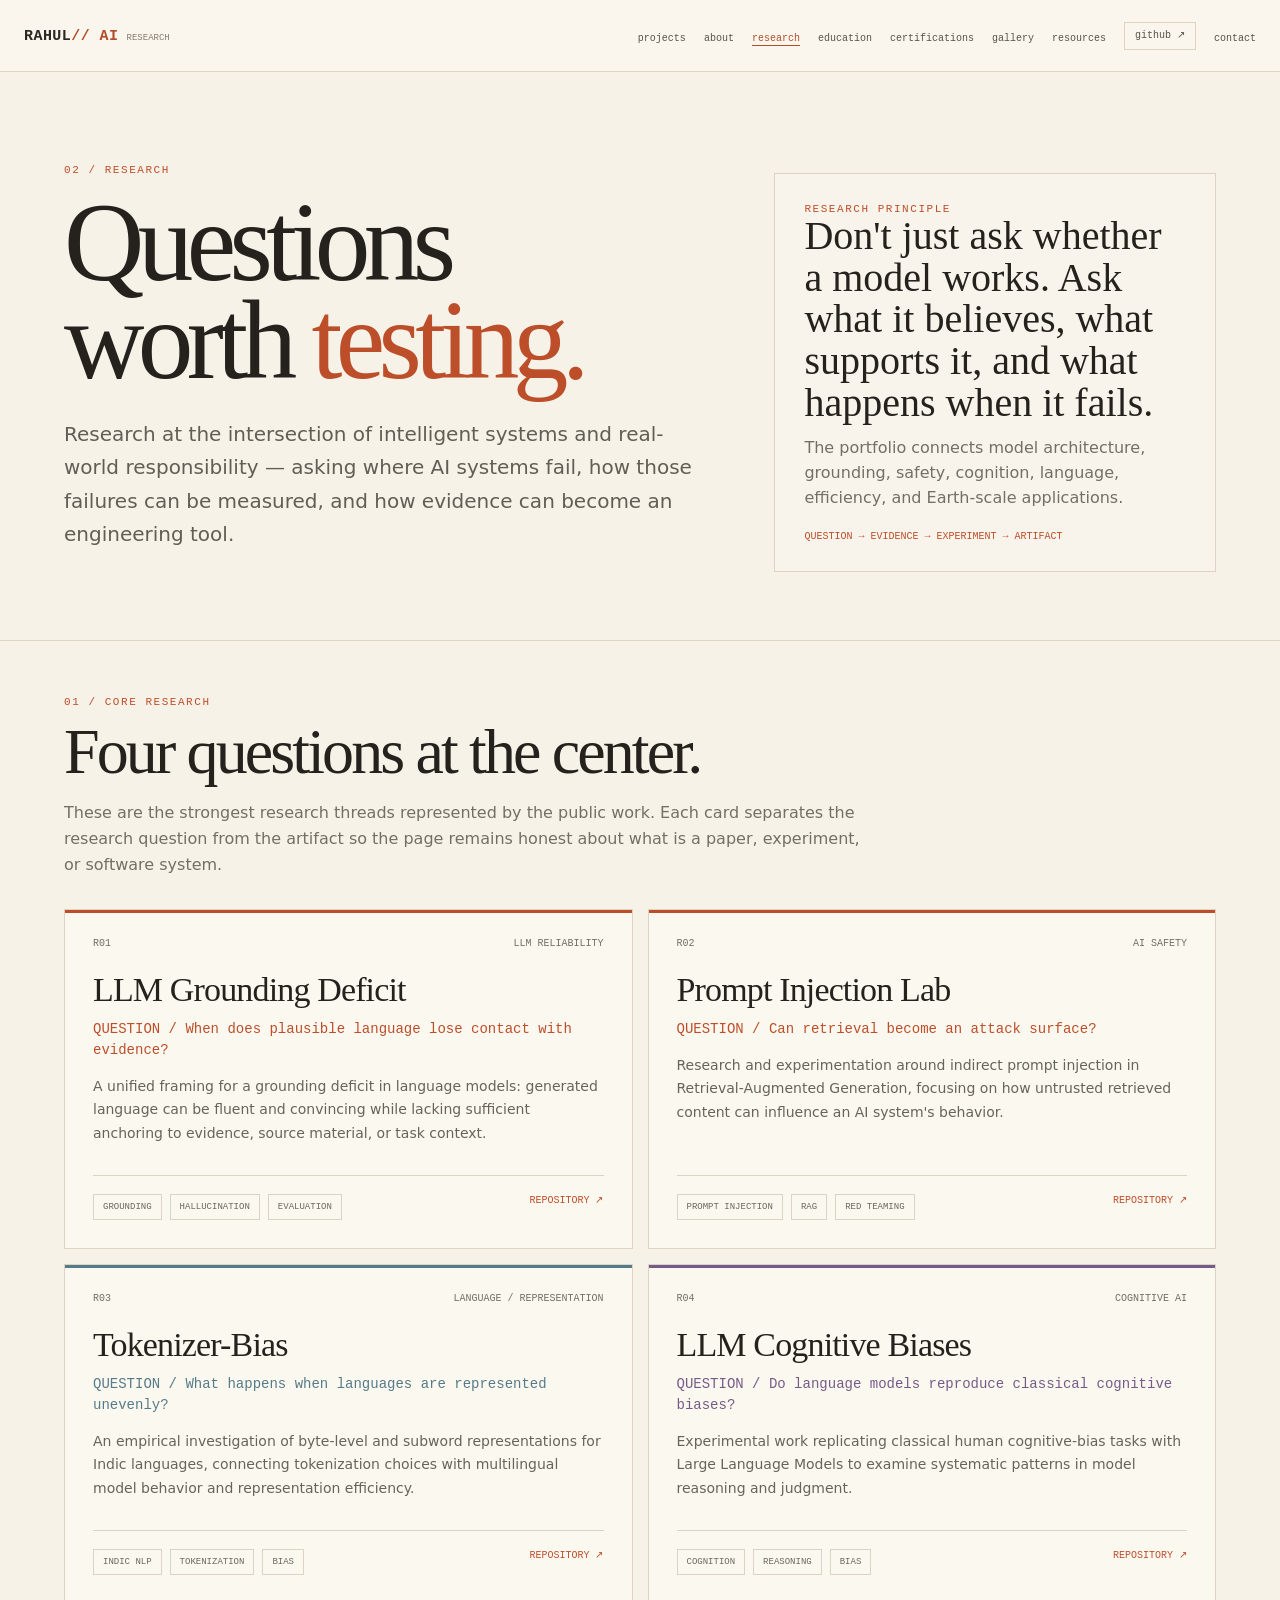
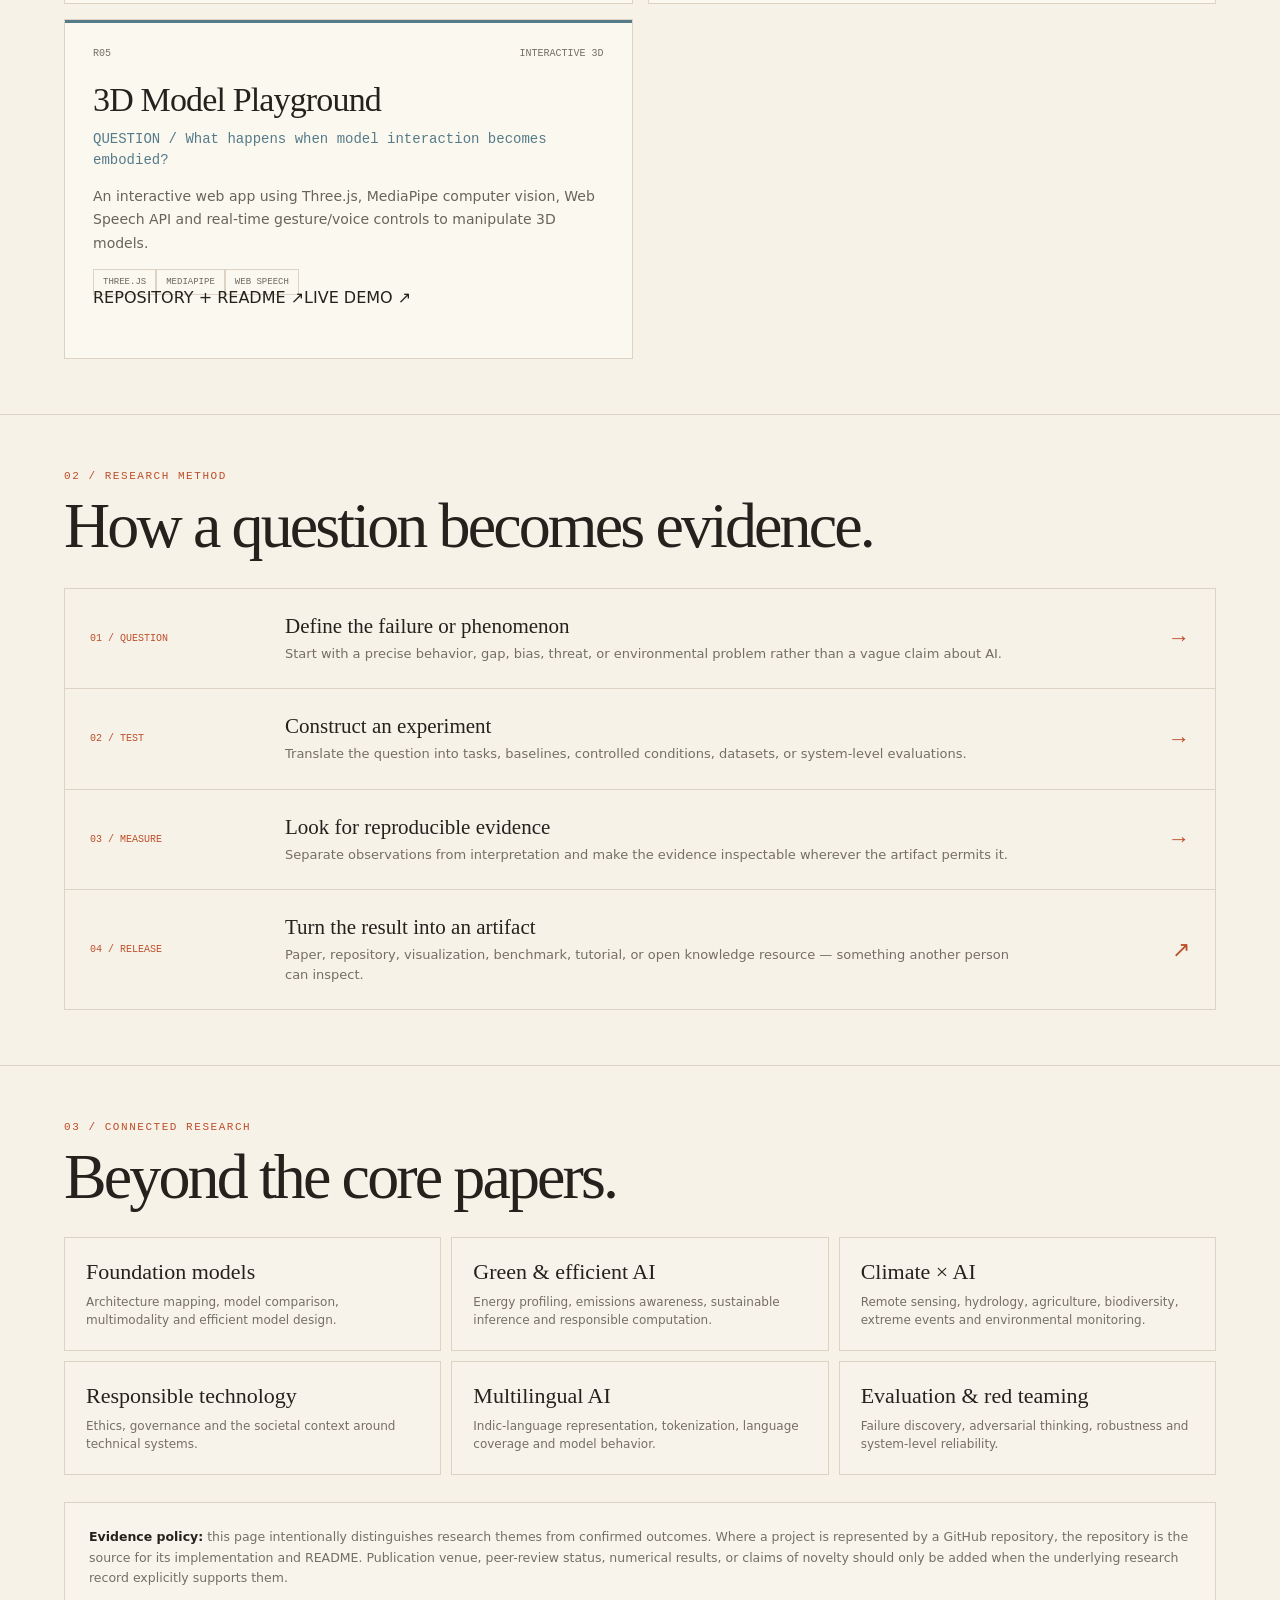
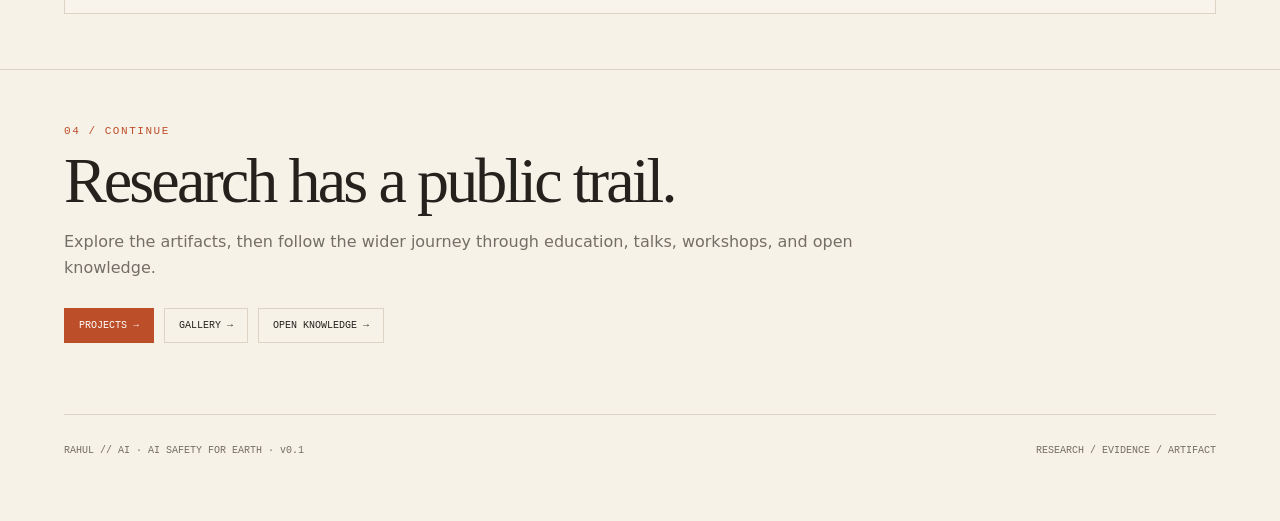
<file: research.html>
<!doctype html>
<html lang="en">
<head>
<meta charset="utf-8">
<meta name="viewport" content="width=device-width,initial-scale=1">
<title>Research — Rahul // AI</title>
<meta name="description" content="Research portfolio of Rahul Kiran Gunti across AI safety, LLM reliability, foundation models, multilingual NLP, cognition, efficient AI and climate AI.">
<style>
:root{--paper:#f7f2e8;--ink:#25221e;--muted:#746f66;--line:#dcd3c4;--terra:#bd4e2a;--sage:#5d7357;--blue:#557b88;--violet:#765b88;--gold:#a57a28;--panel:#fbf8f0}
*{box-sizing:border-box}html{scroll-behavior:smooth}body{margin:0;background:var(--paper);color:var(--ink);font-family:Inter,system-ui,-apple-system,sans-serif;}a{color:inherit;text-decoration:none}
nav{
  position:fixed;
  top:0;
  left:0;
  right:0;
  z-index:100;
  background:rgba(250,246,238,.78);
  backdrop-filter:blur(18px);
  -webkit-backdrop-filter:blur(18px);
  border-bottom:1px solid rgba(217,207,188,.75);
  transition:.3s
}
nav.scrolled{
  background:rgba(250,246,238,.95);
  box-shadow:0 8px 30px rgba(50,40,25,.06)
}
.nav{
  min-height:72px;
  display:flex;
  align-items:center;
  justify-content:space-between;
  gap:24px;
}
.brand{
  font:600 15px "IBM Plex Mono",monospace;
  letter-spacing:.03em;
  text-decoration:none;
  white-space:nowrap
}
.brand .accent{color:var(--terra)}
.brand small{
  font-size:9px;
  color:var(--taupe);
  font-weight:400;
  margin-left:8px
}
nav ul{
  display:flex;
  gap:18px;
  list-style:none;
  padding:0;
  margin:0;
  align-items:center
}
nav a{
  font:10px "IBM Plex Mono",monospace;
  text-decoration:none;
  color:var(--soft);
  border-bottom:1px solid transparent;
  transition:.18s
}
nav a:hover,
nav a.active{
  color:var(--terra);
  border-color:var(--terra)
}
.nav-github{
  padding:7px 10px;
  border:1px solid var(--rule)!important;
  border-bottom-color:var(--rule)!important
}
@media(max-width:760px){
 .nav{min-height:auto;padding:13px 0;align-items:flex-start}
 .nav ul{gap:8px 11px;flex-wrap:wrap;justify-content:flex-end}
 nav a{font-size:8px}
}
@media(max-width:500px){
 nav ul{max-width:250px}
}

.wrap{width:min(1180px,90vw);margin:auto}.hero{padding:92px 0 68px;display:grid;grid-template-columns:1.18fr .82fr;gap:75px;align-items:end}.kicker{font:11px ui-monospace,monospace;letter-spacing:.14em;color:var(--terra);text-transform:uppercase}.hero h1{font:400 clamp(65px,8.7vw,122px)/.88 Georgia,serif;letter-spacing:-.06em;margin:18px 0 28px}.hero h1 em{font-style:normal;color:var(--terra)}.lede{font-size:20px;line-height:1.67;color:#625d55;max-width:820px}.manifesto{border:1px solid var(--line);padding:29px;background:#ffffff22}.manifesto strong{display:block;font:400 40px/1.04 Georgia,serif}.manifesto p{margin:13px 0 0;color:var(--muted);line-height:1.55}.manifesto small{display:block;margin-top:20px;color:var(--terra);font:10px ui-monospace,monospace}
.section{border-top:1px solid var(--line);padding:55px 0}.section h2{font:400 clamp(38px,5vw,68px)/1 Georgia,serif;letter-spacing:-.045em;margin:12px 0 15px}.section-intro{max-width:800px;color:var(--muted);line-height:1.65}.research-grid{display:grid;grid-template-columns:repeat(2,1fr);gap:15px;margin-top:30px}.research-card{border:1px solid var(--line);background:var(--panel);padding:28px;min-height:340px;position:relative;display:flex;flex-direction:column;transition:.25s}.research-card:hover{transform:translateY(-5px);border-color:#c5b7a2;box-shadow:0 25px 75px #2f271c10}.research-card:before{content:"";position:absolute;top:0;left:0;right:0;height:3px;background:var(--accent)}.num{font:10px ui-monospace,monospace;color:var(--muted);display:flex;justify-content:space-between}.research-card h3{font:400 34px/1.05 Georgia,serif;letter-spacing:-.025em;margin:23px 0 12px}.question{font:14px ui-monospace,monospace;color:var(--accent);line-height:1.5}.research-card p{font-size:14px;line-height:1.65;color:#69635a}.record{margin-top:auto;border-top:1px solid var(--line);padding-top:18px;display:flex;gap:8px;flex-wrap:wrap}.chip{border:1px solid var(--line);padding:7px 9px;font:9px ui-monospace,monospace;color:#6d665c}.record a{color:var(--terra);font:10px ui-monospace,monospace;margin-left:auto}
.ladder{margin-top:30px;border:1px solid var(--line)}.step{display:grid;grid-template-columns:175px 1fr 150px;gap:20px;padding:25px;border-bottom:1px solid var(--line);align-items:center}.step:last-child{border-bottom:0}.stepno{font:10px ui-monospace,monospace;color:var(--terra)}.step h3{font:400 21px Georgia,serif;margin:0}.step p{margin:5px 0 0;color:var(--muted);font-size:13px;line-height:1.5}.arrow{font:22px Georgia,serif;text-align:right;color:var(--terra)}
.cluster{display:grid;grid-template-columns:repeat(3,1fr);gap:10px;margin-top:28px}.cluster a{border:1px solid var(--line);padding:21px;background:#fff1;transition:.2s}.cluster a:hover{background:var(--panel);transform:translateY(-3px)}.cluster b{font:22px Georgia,serif;font-weight:400}.cluster span{display:block;margin-top:8px;font-size:12px;line-height:1.5;color:var(--muted)}
.note{margin-top:27px;border:1px solid var(--line);padding:24px;color:var(--muted);font-size:12.5px;line-height:1.65;background:#fff2}.note strong{color:var(--ink)}
.footer{border-top:1px solid var(--line);padding:30px 0 60px;color:var(--muted);font:10px ui-monospace,monospace;display:flex;justify-content:space-between}
@media(max-width:1050px){
  .nav-inner{gap:18px}.navlinks{gap:13px}.navlinks a{font-size:10px}
}
@media(max-width:900px){
  .hero{grid-template-columns:1fr;gap:30px}
  .research-grid{grid-template-columns:1fr}
  .cluster{grid-template-columns:1fr 1fr}
}
@media(max-width:820px){
  .nav{height:auto}
  .nav-inner{height:auto;min-height:68px;padding:12px 0;flex-wrap:wrap;gap:10px 16px;align-items:flex-start}
  .navlinks{flex:1 1 100%;width:100%;justify-content:flex-start;flex-wrap:wrap;gap:9px 14px}
}
@media(max-width:650px){
  .wrap{width:min(100% - 30px,1180px)}
  .step{grid-template-columns:85px 1fr}
  .step .arrow{display:none}
  .cluster{grid-template-columns:1fr}
  .hero h1{font-size:58px}
}
@media(max-width:520px){
  .nav-inner{width:min(1180px,92vw)}
  .navlinks{flex-wrap:nowrap;overflow-x:auto;justify-content:flex-start;padding-bottom:3px;scrollbar-width:none}
  .navlinks::-webkit-scrollbar{display:none}
  .navlinks a{flex:0 0 auto}
}
</style>
<style id="portfolio-master-nav">
/* =========================================================
   PORTFOLIO MASTER NAV — identical across every page
   ========================================================= */
nav#siteNav{
  position:sticky!important;
  top:0!important;
  left:0!important;
  right:0!important;
  z-index:1000!important;
  min-height:72px!important;
  height:72px!important;
  margin:0!important;
  background:rgba(250,246,238,.96)!important;
  backdrop-filter:blur(18px)!important;
  -webkit-backdrop-filter:blur(18px)!important;
  border-bottom:1px solid #DCD3C1!important;
  box-shadow:none!important;
}
nav#siteNav.scrolled{
  background:rgba(250,246,238,.98)!important;
  box-shadow:0 8px 30px rgba(50,40,25,.06)!important;
}
nav#siteNav .portfolio-nav-wrap{
  width:min(1680px,calc(100% - 48px))!important;
  height:72px!important;
  min-height:72px!important;
  margin:0 auto!important;
  padding:0!important;
  display:flex!important;
  align-items:center!important;
  justify-content:space-between!important;
  gap:24px!important;
}
nav#siteNav .portfolio-brand{
  display:inline-flex!important;
  align-items:baseline!important;
  flex:0 0 auto!important;
  font:600 15px/1 "IBM Plex Mono",monospace!important;
  letter-spacing:.03em!important;
  text-decoration:none!important;
  white-space:nowrap!important;
  color:#2b2925!important;
  border:0!important;
}
nav#siteNav .portfolio-brand .accent{color:#B14F2A!important}
nav#siteNav .portfolio-brand small{
  font:400 9px/1 "IBM Plex Mono",monospace!important;
  color:#857C6E!important;
  letter-spacing:0!important;
  margin-left:8px!important;
}
nav#siteNav ul{
  display:flex!important;
  align-items:center!important;
  justify-content:flex-end!important;
  gap:18px!important;
  list-style:none!important;
  padding:0!important;
  margin:0!important;
}
nav#siteNav ul li{margin:0!important;padding:0!important;list-style:none!important}
nav#siteNav ul li a{
  display:inline-block!important;
  font:400 10px/1.2 "IBM Plex Mono",monospace!important;
  letter-spacing:0!important;
  text-decoration:none!important;
  white-space:nowrap!important;
  color:#58524A!important;
  border-bottom:1px solid transparent!important;
  padding:0!important;
  transition:color .18s ease,border-color .18s ease!important;
}
nav#siteNav ul li a:hover,
nav#siteNav ul li a.active{
  color:#B14F2A!important;
  border-bottom-color:#B14F2A!important;
}
nav#siteNav ul li a.nav-github{
  padding:7px 10px!important;
  border:1px solid #DCD3C1!important;
  border-bottom-color:#DCD3C1!important;
}
nav#siteNav ul li a.nav-github:hover,
nav#siteNav ul li a.nav-github.active{
  border-color:#B14F2A!important;
  color:#B14F2A!important;
}
@media(max-width:1180px){
  nav#siteNav .portfolio-nav-wrap{width:calc(100% - 36px)!important}
  nav#siteNav ul{gap:13px!important}
}
@media(max-width:900px){
  nav#siteNav{height:auto!important;min-height:72px!important}
  nav#siteNav .portfolio-nav-wrap{
    min-height:72px!important;
    height:auto!important;
    padding:13px 0!important;
    align-items:flex-start!important;
  }
  nav#siteNav ul{
    gap:9px 12px!important;
    flex-wrap:wrap!important;
  }
  nav#siteNav ul li a{font-size:9px!important}
}
@media(max-width:600px){
  nav#siteNav .portfolio-nav-wrap{
    width:calc(100% - 28px)!important;
    gap:12px!important;
  }
  nav#siteNav .portfolio-brand{font-size:13px!important}
  nav#siteNav .portfolio-brand small{font-size:8px!important}
  nav#siteNav ul{max-width:245px!important;gap:8px 10px!important}
  nav#siteNav ul li a{font-size:8px!important}
}
</style>
</head>
<body>
<nav id="siteNav">
  <div class="portfolio-nav-wrap">
    <a class="portfolio-brand" href="index.html">
      RAHUL<span class="accent"> // AI</span><small>RESEARCH</small>
    </a>
    <ul>
      <li><a href="projects.html" data-nav="projects">projects</a></li>
      <li><a href="about.html" data-nav="about">about</a></li>
      <li><a href="research.html" data-nav="research">research</a></li>
      <li><a href="education.html" data-nav="education">education</a></li>
      <li><a href="certifications.html" data-nav="certifications">certifications</a></li>
      <li><a href="gallery.html" data-nav="gallery">gallery</a></li>
      <li><a href="resources.html" data-nav="resources">resources</a></li>
      <li><a class="nav-github" href="https://github.com/rahulkiran2222" target="_blank" rel="noopener noreferrer">github ↗</a></li>
      <li><a href="contact.html" data-nav="contact">contact</a></li>
    </ul>
  </div>
</nav>

<main>
<section class="hero wrap">
<div><div class="kicker">02 / Research</div><h1>Questions<br>worth <em>testing.</em></h1><p class="lede">Research at the intersection of intelligent systems and real-world responsibility — asking where AI systems fail, how those failures can be measured, and how evidence can become an engineering tool.</p></div>
<aside class="manifesto"><div class="kicker">Research principle</div><strong>Don't just ask whether a model works. Ask what it believes, what supports it, and what happens when it fails.</strong><p>The portfolio connects model architecture, grounding, safety, cognition, language, efficiency, and Earth-scale applications.</p><small>QUESTION → EVIDENCE → EXPERIMENT → ARTIFACT</small></aside>
</section>

<section class="section"><div class="wrap">
<div class="kicker">01 / Core research</div><h2>Four questions at the center.</h2><p class="section-intro">These are the strongest research threads represented by the public work. Each card separates the research question from the artifact so the page remains honest about what is a paper, experiment, or software system.</p>
<div class="research-grid">
<article class="research-card" style="--accent:#bd4e2a"><div class="num"><span>R01</span><span>LLM RELIABILITY</span></div><h3>LLM Grounding Deficit</h3><div class="question">QUESTION / When does plausible language lose contact with evidence?</div><p>A unified framing for a grounding deficit in language models: generated language can be fluent and convincing while lacking sufficient anchoring to evidence, source material, or task context.</p><div class="record"><span class="chip">GROUNDING</span><span class="chip">HALLUCINATION</span><span class="chip">EVALUATION</span><a href="https://github.com/rahulkiran2222/llm-grounding-deficit" target="_blank" rel="noopener noreferrer">REPOSITORY ↗</a></div></article>
<article class="research-card" style="--accent:#bd4e2a"><div class="num"><span>R02</span><span>AI SAFETY</span></div><h3>Prompt Injection Lab</h3><div class="question">QUESTION / Can retrieval become an attack surface?</div><p>Research and experimentation around indirect prompt injection in Retrieval-Augmented Generation, focusing on how untrusted retrieved content can influence an AI system's behavior.</p><div class="record"><span class="chip">PROMPT INJECTION</span><span class="chip">RAG</span><span class="chip">RED TEAMING</span><a href="https://github.com/rahulkiran2222/prompt-injection-lab" target="_blank" rel="noopener noreferrer">REPOSITORY ↗</a></div></article>
<article class="research-card" style="--accent:#557b88"><div class="num"><span>R03</span><span>LANGUAGE / REPRESENTATION</span></div><h3>Tokenizer-Bias</h3><div class="question">QUESTION / What happens when languages are represented unevenly?</div><p>An empirical investigation of byte-level and subword representations for Indic languages, connecting tokenization choices with multilingual model behavior and representation efficiency.</p><div class="record"><span class="chip">INDIC NLP</span><span class="chip">TOKENIZATION</span><span class="chip">BIAS</span><a href="https://github.com/rahulkiran2222/Tokenizer-Bias" target="_blank" rel="noopener noreferrer">REPOSITORY ↗</a></div></article>
<article class="research-card" style="--accent:#765b88"><div class="num"><span>R04</span><span>COGNITIVE AI</span></div><h3>LLM Cognitive Biases</h3><div class="question">QUESTION / Do language models reproduce classical cognitive biases?</div><p>Experimental work replicating classical human cognitive-bias tasks with Large Language Models to examine systematic patterns in model reasoning and judgment.</p><div class="record"><span class="chip">COGNITION</span><span class="chip">REASONING</span><span class="chip">BIAS</span><a href="https://github.com/rahulkiran2222/llm-cognitive-biases" target="_blank" rel="noopener noreferrer">REPOSITORY ↗</a></div></article>
<article class="research-card" id="models" style="--accent:#557b88"><div class="num"><span>R05</span><span>INTERACTIVE 3D</span></div><h3>3D Model Playground</h3><div class="question">QUESTION / What happens when model interaction becomes embodied?</div><p>An interactive web app using Three.js, MediaPipe computer vision, Web Speech API and real-time gesture/voice controls to manipulate 3D models.</p><div class="chips"><span class="chip">THREE.JS</span><span class="chip">MEDIAPIPE</span><span class="chip">WEB SPEECH</span></div><div class="actions"><a href="https://github.com/rahulkiran2222/3D-Model-Playground" target="_blank" rel="noopener noreferrer">REPOSITORY + README ↗</a><a class="live" href="https://raphussolutions.github.io/" target="_blank" rel="noopener noreferrer">LIVE DEMO ↗</a></div></article></div></div></section>

<section class="section"><div class="wrap">
<div class="kicker">02 / Research method</div><h2>How a question becomes evidence.</h2>
<div class="ladder">
<div class="step"><div class="stepno">01 / QUESTION</div><div><h3>Define the failure or phenomenon</h3><p>Start with a precise behavior, gap, bias, threat, or environmental problem rather than a vague claim about AI.</p></div><div class="arrow">→</div></div>
<div class="step"><div class="stepno">02 / TEST</div><div><h3>Construct an experiment</h3><p>Translate the question into tasks, baselines, controlled conditions, datasets, or system-level evaluations.</p></div><div class="arrow">→</div></div>
<div class="step"><div class="stepno">03 / MEASURE</div><div><h3>Look for reproducible evidence</h3><p>Separate observations from interpretation and make the evidence inspectable wherever the artifact permits it.</p></div><div class="arrow">→</div></div>
<div class="step"><div class="stepno">04 / RELEASE</div><div><h3>Turn the result into an artifact</h3><p>Paper, repository, visualization, benchmark, tutorial, or open knowledge resource — something another person can inspect.</p></div><div class="arrow">↗</div></div>
</div></div></section>

<section class="section"><div class="wrap">
<div class="kicker">03 / Connected research</div><h2>Beyond the core papers.</h2>
<div class="cluster">
<a href="projects.html"><b>Foundation models</b><span>Architecture mapping, model comparison, multimodality and efficient model design.</span></a>
<a href="projects.html"><b>Green & efficient AI</b><span>Energy profiling, emissions awareness, sustainable inference and responsible computation.</span></a>
<a href="projects.html"><b>Climate × AI</b><span>Remote sensing, hydrology, agriculture, biodiversity, extreme events and environmental monitoring.</span></a>
<a href="projects.html"><b>Responsible technology</b><span>Ethics, governance and the societal context around technical systems.</span></a>
<a href="projects.html"><b>Multilingual AI</b><span>Indic-language representation, tokenization, language coverage and model behavior.</span></a>
<a href="projects.html"><b>Evaluation & red teaming</b><span>Failure discovery, adversarial thinking, robustness and system-level reliability.</span></a>
</div>
<div class="note"><strong>Evidence policy:</strong> this page intentionally distinguishes research themes from confirmed outcomes. Where a project is represented by a GitHub repository, the repository is the source for its implementation and README. Publication venue, peer-review status, numerical results, or claims of novelty should only be added when the underlying research record explicitly supports them.</div>
</div></section>

<section class="section"><div class="wrap">
<div class="kicker">04 / Continue</div><h2>Research has a public trail.</h2><p class="section-intro">Explore the artifacts, then follow the wider journey through education, talks, workshops, and open knowledge.</p>
<p style="margin-top:26px;display:flex;gap:10px;flex-wrap:wrap"><a style="border:1px solid var(--terra);background:var(--terra);color:white;padding:11px 14px;font:10px ui-monospace,monospace" href="projects.html">PROJECTS →</a><a style="border:1px solid var(--line);padding:11px 14px;font:10px ui-monospace,monospace" href="gallery.html">GALLERY →</a><a style="border:1px solid var(--line);padding:11px 14px;font:10px ui-monospace,monospace" href="resources.html">OPEN KNOWLEDGE →</a></p>
</div></section>
</main>
<footer class="footer wrap"><span>RAHUL // AI · AI SAFETY FOR EARTH · v0.1</span><span>RESEARCH / EVIDENCE / ARTIFACT</span></footer>

<script>
document.querySelectorAll('.research-map button').forEach(btn=>{
 const target=document.getElementById(btn.dataset.target);
 const go=()=>{document.querySelectorAll('.research-map button').forEach(x=>x.classList.remove('active'));btn.classList.add('active');if(target){target.scrollIntoView({behavior:'smooth',block:'center'});target.animate([{transform:'scale(1)'},{transform:'scale(1.015)'},{transform:'scale(1)'}],{duration:700})}};
 btn.addEventListener('click',go);btn.addEventListener('mouseenter',()=>btn.classList.add('active'));btn.addEventListener('mouseleave',()=>btn.classList.remove('active'));
});
</script>
<script>
(() => {
  const nav = document.getElementById('siteNav');
  if (!nav) return;

  const file = (location.pathname.split('/').pop() || 'index.html').toLowerCase();
  const page = file.replace(/\.html?$/,'') || 'index';

  nav.querySelectorAll('[data-nav]').forEach(link => {
    const active = link.dataset.nav === page;
    link.classList.toggle('active', active);
    if (active) link.setAttribute('aria-current','page');
    else link.removeAttribute('aria-current');
  });

  const onScroll = () => nav.classList.toggle('scrolled', window.scrollY > 20);
  onScroll();
  window.addEventListener('scroll', onScroll, {passive:true});
})();
</script>

</body></html>
</file>
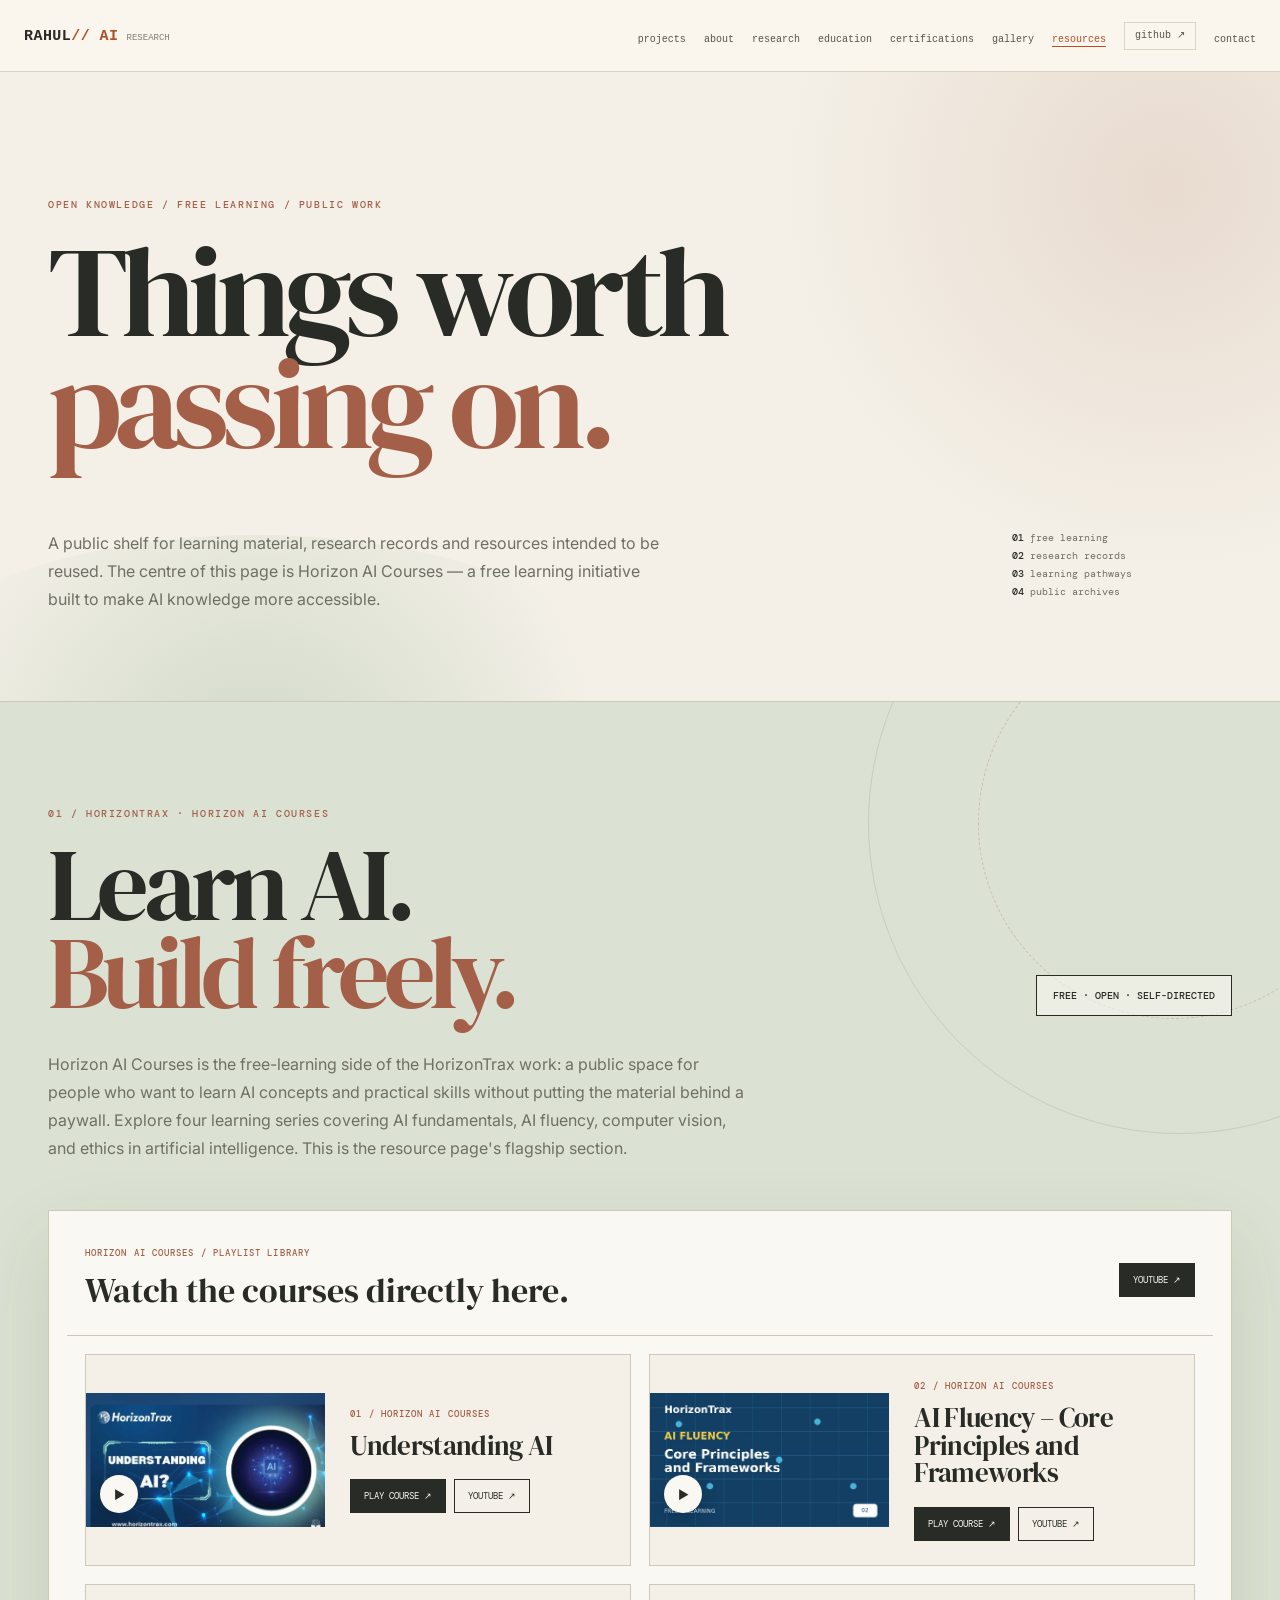
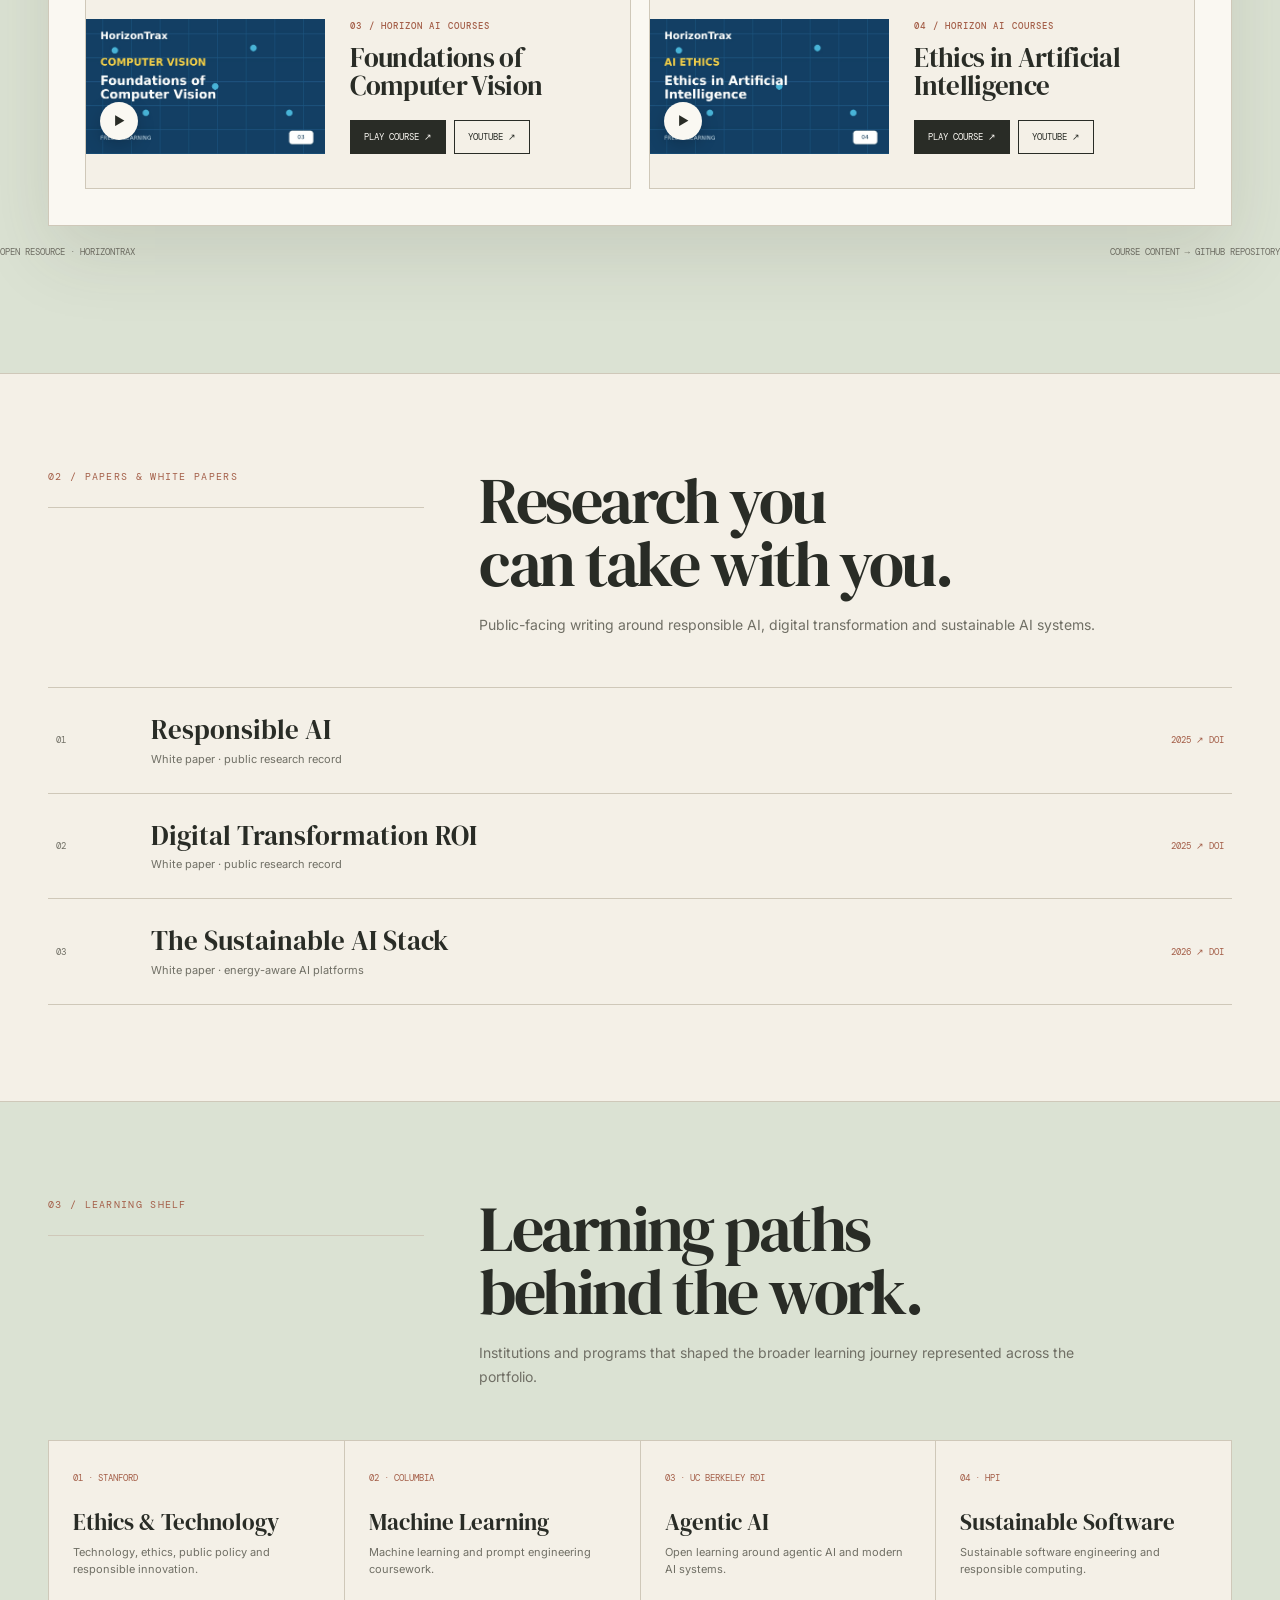
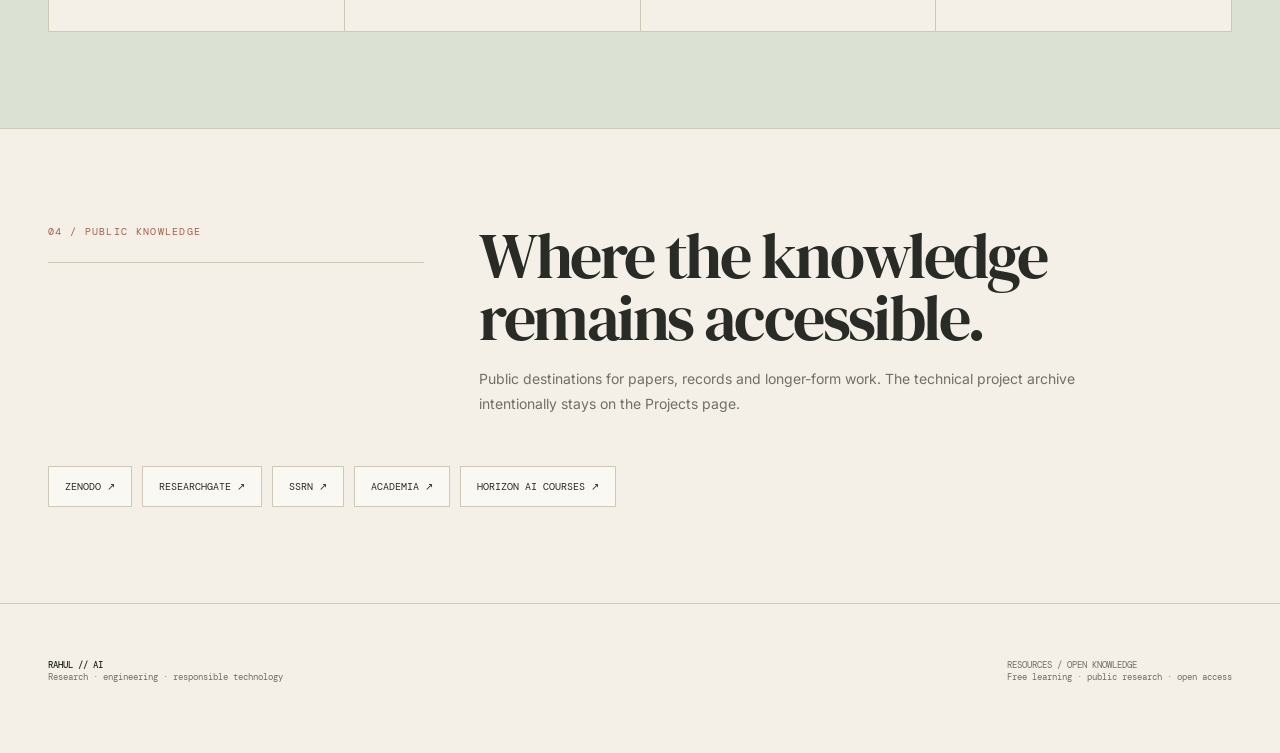
<file: resources.html>
<!DOCTYPE html>
<html lang="en">
<head>
<meta charset="UTF-8">
<meta name="viewport" content="width=device-width,initial-scale=1.0">
<title>Resources — Rahul Kiran</title>
<meta name="description" content="Open learning, public research, free courses and knowledge resources by Rahul Kiran.">
<link rel="preconnect" href="https://fonts.googleapis.com">
<link rel="preconnect" href="https://fonts.gstatic.com" crossorigin>
<link href="https://fonts.googleapis.com/css2?family=DM+Mono:wght@400;500&family=DM+Serif+Display&family=Inter:wght@400;500;600&display=swap" rel="stylesheet">
<style>
:root{--paper:#f4f0e7;--paper2:#ebe5d8;--ink:#292c26;--muted:#706f65;--line:#cfc8b9;--terra:#a45f49;--sage:#dbe2d3;--sage2:#cbd6c5;--white:#faf8f2;--max:1240px}
*{box-sizing:border-box}html{scroll-behavior:smooth}body{margin:0;background:var(--paper);color:var(--ink);font-family:Inter,Arial,sans-serif}a{color:inherit;text-decoration:none}::selection{background:var(--terra);color:#fff}
.nav{position:sticky;top:0;z-index:50;background:rgba(244,240,231,.94);backdrop-filter:blur(14px);border-bottom:1px solid var(--line)}
.nav-in{max-width:var(--max);height:70px;margin:auto;padding:0 28px;display:flex;align-items:center;justify-content:space-between;gap:28px}
.brand{display:flex;align-items:baseline;gap:14px;white-space:nowrap}.brand strong{font:500 15px "DM Mono",monospace;letter-spacing:.08em}.brand span{font:400 10px "DM Mono",monospace;color:var(--terra);letter-spacing:.12em}
.links{display:flex;align-items:center;gap:22px;font:400 10px "DM Mono",monospace}.links a{opacity:.72;transition:.2s}.links a:hover,.links a.active{opacity:1;color:var(--terra)}.gh{border:1px solid var(--ink);padding:8px 11px;opacity:1!important}
@media(max-width:850px){.links a:nth-child(n+4){display:none}.nav-in{padding:0 18px}.links{gap:13px}.brand span{display:none}}
.hero{min-height:70vh;position:relative;overflow:hidden;border-bottom:1px solid var(--line);display:flex;align-items:flex-end}
.hero:before{content:"";position:absolute;width:62vw;height:62vw;right:-22vw;top:-22vw;border-radius:50%;background:radial-gradient(circle,rgba(164,95,73,.15),rgba(164,95,73,0) 68%)}
.hero:after{content:"";position:absolute;width:70vw;height:38vw;left:-15vw;bottom:-25vw;border-radius:50%;background:radial-gradient(circle,rgba(203,214,197,.9),rgba(203,214,197,0) 68%)}
.hero-in{max-width:var(--max);width:100%;margin:auto;padding:100px 28px 62px;position:relative;z-index:2}.eyebrow{font:500 10px "DM Mono",monospace;color:var(--terra);letter-spacing:.16em;margin-bottom:25px}
h1{font:400 clamp(66px,10vw,132px) "DM Serif Display",serif;line-height:.87;letter-spacing:-.055em;margin:0;max-width:950px}h1 em{font-style:normal;color:var(--terra)}
.hero-foot{display:grid;grid-template-columns:1fr 220px;gap:50px;margin-top:70px}.hero-copy{font-size:16px;line-height:1.75;color:var(--muted);max-width:620px}.hero-meta{font:400 10px "DM Mono",monospace;color:var(--muted);line-height:1.8}.hero-meta b{color:var(--ink);font-weight:500}
@media(max-width:700px){.hero-in{padding:80px 20px 45px}.hero-foot{display:block;margin-top:48px}.hero-meta{margin-top:28px}}
.section{padding:96px 0;border-bottom:1px solid var(--line)}.section.sage{background:var(--sage)}.wrap{max-width:var(--max);margin:auto;padding:0 28px}
.section-head{display:grid;grid-template-columns:1fr 2fr;gap:55px;margin-bottom:50px}.section-no{font:400 10px "DM Mono",monospace;color:var(--terra);letter-spacing:.13em}.rule{height:1px;background:var(--line);margin-top:24px}
h2{font:400 clamp(42px,5vw,67px) "DM Serif Display",serif;line-height:.98;letter-spacing:-.04em;margin:0}.deck{font-size:14px;line-height:1.75;color:var(--muted);max-width:640px;margin:17px 0 0}
@media(max-width:750px){.section{padding:70px 0}.wrap{padding:0 20px}.section-head{grid-template-columns:1fr;gap:18px;margin-bottom:35px}}

/* GRAND HORIZON SECTION */
.horizon{background:var(--sage);padding:105px 0 115px;border-bottom:1px solid var(--line);position:relative;overflow:hidden}
.horizon:before{content:"";position:absolute;width:620px;height:620px;border:1px solid rgba(41,44,38,.11);border-radius:50%;right:-210px;top:-190px}
.horizon:after{content:"";position:absolute;width:390px;height:390px;border:1px dashed rgba(164,95,73,.28);border-radius:50%;right:-90px;top:-75px}
.horizon-in{max-width:var(--max);margin:auto;padding:0 28px;position:relative;z-index:2}
.horizon-kicker{font:500 10px "DM Mono",monospace;color:var(--terra);letter-spacing:.16em}
.horizon-top{display:flex;justify-content:space-between;align-items:flex-end;gap:40px;margin-top:20px}
.horizon-title{font:400 clamp(55px,8vw,108px) "DM Serif Display",serif;line-height:.86;letter-spacing:-.055em;max-width:780px}
.horizon-title em{font-style:normal;color:var(--terra)}
.free-badge{border:1px solid var(--ink);padding:13px 16px;font:500 10px "DM Mono",monospace;white-space:nowrap;background:rgba(250,248,242,.55)}
.horizon-intro{max-width:700px;margin:34px 0 48px;font-size:16px;line-height:1.75;color:var(--muted)}
.course-shell{background:var(--white);border:1px solid var(--line);padding:18px;box-shadow:0 28px 70px rgba(54,54,45,.12)}
.course-head{display:flex;justify-content:space-between;gap:25px;align-items:center;padding:18px 18px 22px;border-bottom:1px solid var(--line)}
.course-label{font:500 9px "DM Mono",monospace;color:var(--terra);letter-spacing:.12em}.course-name{font:400 34px "DM Serif Display",serif;margin-top:8px}
.course-links{display:flex;gap:8px;flex-wrap:wrap}.course-link{border:1px solid var(--ink);padding:10px 13px;font:400 9px "DM Mono",monospace;transition:.2s}.course-link.primary{background:var(--ink);color:var(--white)}.course-link:hover{border-color:var(--terra);color:var(--terra)}.course-link.primary:hover{background:var(--terra);color:#fff}
.course-map{display:grid;grid-template-columns:repeat(4,1fr);gap:0;margin-top:18px}
.module{min-height:235px;padding:22px;border-right:1px solid var(--line);position:relative}.module:last-child{border-right:0}
.module-no{font:400 9px "DM Mono",monospace;color:var(--terra)}.module h3{font:400 28px "DM Serif Display",serif;line-height:1.02;margin:40px 0 12px}.module p{font-size:11px;line-height:1.65;color:var(--muted);margin:0}
.module:after{content:"↗";position:absolute;right:20px;bottom:20px;font:400 13px "DM Mono",monospace;color:var(--muted)}
.horizon-note{margin-top:20px;font:400 9px "DM Mono",monospace;color:var(--muted);display:flex;justify-content:space-between;gap:20px}
@media(max-width:800px){.horizon{padding:75px 0}.horizon-in{padding:0 20px}.horizon-top{display:block}.free-badge{display:inline-block;margin-top:25px}.course-head{display:block}.course-links{margin-top:20px}.course-map{grid-template-columns:1fr 1fr}.module:nth-child(2){border-right:0}.module:nth-child(-n+2){border-bottom:1px solid var(--line)}}
@media(max-width:520px){.course-map{grid-template-columns:1fr}.module{border-right:0!important;border-bottom:1px solid var(--line)}.module:last-child{border-bottom:0}.course-name{font-size:28px}}


/* YOUTUBE INLINE PLAYBACK */
.playlist-cover.is-playing{background:#000}
.playlist-cover .youtube-player{position:absolute;inset:0;width:100%;height:100%;border:0;display:block;background:#000}
.playlist-cover .play-badge{border:0;cursor:pointer;padding:0;font-family:inherit}

/* HORIZON PLAYLIST COVERS — RESPONSIVE */
.playlist-grid{display:grid;grid-template-columns:1fr 1fr;gap:18px;padding:18px}
.playlist-card{display:grid;grid-template-columns:44% 56%;align-items:center;background:var(--paper);border:1px solid var(--line);min-height:205px;overflow:hidden;transition:transform .25s ease,box-shadow .25s ease}
.playlist-card:hover{transform:translateY(-2px);box-shadow:0 14px 34px rgba(54,54,45,.10)}
.playlist-cover{position:relative;width:100%;aspect-ratio:16/9;overflow:hidden;background:#173f68}
.playlist-cover img{display:block;width:100%;height:100%;object-fit:cover;object-position:center}
.play-badge{position:absolute;left:14px;bottom:14px;width:38px;height:38px;border-radius:50%;display:grid;place-items:center;background:var(--white);color:var(--ink);font-size:12px;box-shadow:0 6px 18px rgba(0,0,0,.18);transition:transform .2s ease}
.play-badge:hover{transform:scale(1.07);color:var(--terra)}
.playlist-info{padding:25px 25px 24px}
.playlist-index{font:500 9px "DM Mono",monospace;letter-spacing:.12em;color:var(--terra);margin-bottom:12px}
.playlist-info h3{font:400 clamp(23px,2.1vw,31px) "DM Serif Display",serif;line-height:1.03;letter-spacing:-.025em;margin:0 0 20px}
.playlist-actions{display:flex;gap:8px;flex-wrap:wrap}
@media(max-width:1000px){.playlist-grid{grid-template-columns:1fr}.playlist-card{grid-template-columns:42% 58%;min-height:220px}.playlist-info h3{font-size:29px}}
@media(max-width:600px){.playlist-grid{grid-template-columns:1fr;padding:10px}.playlist-card{display:block;min-height:0}.playlist-cover{aspect-ratio:16/9}.playlist-info{padding:20px}.playlist-index{margin-bottom:9px}.playlist-info h3{font-size:27px;margin-bottom:17px}.play-badge{left:12px;bottom:12px}}

/* PAPERS */
.paper-list{border-top:1px solid var(--line)}.paper{display:grid;grid-template-columns:70px 1fr 150px;gap:25px;align-items:center;padding:27px 8px;border-bottom:1px solid var(--line);transition:.25s}.paper:hover{background:rgba(255,255,255,.35);padding-left:16px;padding-right:16px}
.paper-num,.paper-date{font:400 9px "DM Mono",monospace;color:var(--muted)}.paper-title{font:400 27px "DM Serif Display",serif;line-height:1.1}.paper-sub{font-size:11px;color:var(--muted);margin-top:7px}.paper-date{text-align:right;color:var(--terra)}
@media(max-width:700px){.paper{grid-template-columns:45px 1fr}.paper-date{display:none}.paper-title{font-size:22px}}

/* LEARNING */
.learning{display:grid;grid-template-columns:repeat(4,1fr);gap:1px;background:var(--line);border:1px solid var(--line)}.learn{background:var(--paper);padding:24px;min-height:190px;transition:.25s}.learn:hover{background:var(--white)}
.learn small{font:400 9px "DM Mono",monospace;color:var(--terra)}.learn h3{font:400 23px "DM Serif Display",serif;line-height:1.05;margin:25px 0 10px}.learn p{font-size:11px;line-height:1.6;color:var(--muted);margin:0}
@media(max-width:850px){.learning{grid-template-columns:1fr 1fr}}@media(max-width:560px){.learning{grid-template-columns:1fr}}

/* PUBLIC ARCHIVE */
.archive{display:flex;flex-wrap:wrap;gap:10px}.archive a{border:1px solid var(--line);padding:13px 16px;background:var(--white);font:400 10px "DM Mono",monospace;transition:.2s}.archive a:hover{border-color:var(--terra);color:var(--terra);transform:translateY(-2px)}
footer{max-width:var(--max);margin:auto;padding:55px 28px 70px;display:flex;justify-content:space-between;gap:30px;font:400 9px "DM Mono",monospace;color:var(--muted)}footer b{font-weight:500;color:var(--ink)}
@media(max-width:600px){footer{padding:45px 20px;display:block}footer div+div{margin-top:20px}}
</style>
<style id="portfolio-master-nav">
/* =========================================================
   PORTFOLIO MASTER NAV — identical across every page
   ========================================================= */
nav#siteNav{
  position:sticky!important;
  top:0!important;
  left:0!important;
  right:0!important;
  z-index:1000!important;
  min-height:72px!important;
  height:72px!important;
  margin:0!important;
  background:rgba(250,246,238,.96)!important;
  backdrop-filter:blur(18px)!important;
  -webkit-backdrop-filter:blur(18px)!important;
  border-bottom:1px solid #DCD3C1!important;
  box-shadow:none!important;
}
nav#siteNav.scrolled{
  background:rgba(250,246,238,.98)!important;
  box-shadow:0 8px 30px rgba(50,40,25,.06)!important;
}
nav#siteNav .portfolio-nav-wrap{
  width:min(1680px,calc(100% - 48px))!important;
  height:72px!important;
  min-height:72px!important;
  margin:0 auto!important;
  padding:0!important;
  display:flex!important;
  align-items:center!important;
  justify-content:space-between!important;
  gap:24px!important;
}
nav#siteNav .portfolio-brand{
  display:inline-flex!important;
  align-items:baseline!important;
  flex:0 0 auto!important;
  font:600 15px/1 "IBM Plex Mono",monospace!important;
  letter-spacing:.03em!important;
  text-decoration:none!important;
  white-space:nowrap!important;
  color:#2b2925!important;
  border:0!important;
}
nav#siteNav .portfolio-brand .accent{color:#B14F2A!important}
nav#siteNav .portfolio-brand small{
  font:400 9px/1 "IBM Plex Mono",monospace!important;
  color:#857C6E!important;
  letter-spacing:0!important;
  margin-left:8px!important;
}
nav#siteNav ul{
  display:flex!important;
  align-items:center!important;
  justify-content:flex-end!important;
  gap:18px!important;
  list-style:none!important;
  padding:0!important;
  margin:0!important;
}
nav#siteNav ul li{margin:0!important;padding:0!important;list-style:none!important}
nav#siteNav ul li a{
  display:inline-block!important;
  font:400 10px/1.2 "IBM Plex Mono",monospace!important;
  letter-spacing:0!important;
  text-decoration:none!important;
  white-space:nowrap!important;
  color:#58524A!important;
  border-bottom:1px solid transparent!important;
  padding:0!important;
  transition:color .18s ease,border-color .18s ease!important;
}
nav#siteNav ul li a:hover,
nav#siteNav ul li a.active{
  color:#B14F2A!important;
  border-bottom-color:#B14F2A!important;
}
nav#siteNav ul li a.nav-github{
  padding:7px 10px!important;
  border:1px solid #DCD3C1!important;
  border-bottom-color:#DCD3C1!important;
}
nav#siteNav ul li a.nav-github:hover,
nav#siteNav ul li a.nav-github.active{
  border-color:#B14F2A!important;
  color:#B14F2A!important;
}
@media(max-width:1180px){
  nav#siteNav .portfolio-nav-wrap{width:calc(100% - 36px)!important}
  nav#siteNav ul{gap:13px!important}
}
@media(max-width:900px){
  nav#siteNav{height:auto!important;min-height:72px!important}
  nav#siteNav .portfolio-nav-wrap{
    min-height:72px!important;
    height:auto!important;
    padding:13px 0!important;
    align-items:flex-start!important;
  }
  nav#siteNav ul{
    gap:9px 12px!important;
    flex-wrap:wrap!important;
  }
  nav#siteNav ul li a{font-size:9px!important}
}
@media(max-width:600px){
  nav#siteNav .portfolio-nav-wrap{
    width:calc(100% - 28px)!important;
    gap:12px!important;
  }
  nav#siteNav .portfolio-brand{font-size:13px!important}
  nav#siteNav .portfolio-brand small{font-size:8px!important}
  nav#siteNav ul{max-width:245px!important;gap:8px 10px!important}
  nav#siteNav ul li a{font-size:8px!important}
}
</style>
</head>
<body>
<nav id="siteNav">
  <div class="portfolio-nav-wrap">
    <a class="portfolio-brand" href="index.html">
      RAHUL<span class="accent"> // AI</span><small>RESEARCH</small>
    </a>
    <ul>
      <li><a href="projects.html" data-nav="projects">projects</a></li>
      <li><a href="about.html" data-nav="about">about</a></li>
      <li><a href="research.html" data-nav="research">research</a></li>
      <li><a href="education.html" data-nav="education">education</a></li>
      <li><a href="certifications.html" data-nav="certifications">certifications</a></li>
      <li><a href="gallery.html" data-nav="gallery">gallery</a></li>
      <li><a href="resources.html" data-nav="resources">resources</a></li>
      <li><a class="nav-github" href="https://github.com/rahulkiran2222" target="_blank" rel="noopener noreferrer">github ↗</a></li>
      <li><a href="contact.html" data-nav="contact">contact</a></li>
    </ul>
  </div>
</nav>

<header class="hero"><div class="hero-in">
<div class="eyebrow">OPEN KNOWLEDGE / FREE LEARNING / PUBLIC WORK</div>
<h1>Things worth<br><em>passing on.</em></h1>
<div class="hero-foot"><div class="hero-copy">A public shelf for learning material, research records and resources intended to be reused. The centre of this page is Horizon AI Courses — a free learning initiative built to make AI knowledge more accessible.</div><div class="hero-meta"><b>01</b> free learning<br><b>02</b> research records<br><b>03</b> learning pathways<br><b>04</b> public archives</div></div>
</div></header>

<section class="horizon" id="horizon-ai-courses">
<div class="horizon-in">
<div class="horizon-kicker">01 / HORIZONTRAX · HORIZON AI COURSES</div>
<div class="horizon-top"><div class="horizon-title">Learn AI.<br><em>Build freely.</em></div><div class="free-badge">FREE · OPEN · SELF-DIRECTED</div></div>
<p class="horizon-intro">Horizon AI Courses is the free-learning side of the HorizonTrax work: a public space for people who want to learn AI concepts and practical skills without putting the material behind a paywall. Explore four learning series covering AI fundamentals, AI fluency, computer vision, and ethics in artificial intelligence. This is the resource page's flagship section.</p>

<div class="course-shell">
<div class="course-head">
<div><div class="course-label">HORIZON AI COURSES / PLAYLIST LIBRARY</div><div class="course-name">Watch the courses directly here.</div></div>
<div class="course-links"><a class="course-link primary" href="https://www.youtube.com/playlist?list=PLERT_RRq6vDUKdSTefXmECM1pH2yRtBHg" target="_blank" rel="noopener noreferrer">YOUTUBE ↗</a></div>
</div>
<div class="playlist-grid">
<article class="playlist-card">
<div class="playlist-cover">
<img src="[data-uri]" alt="Understanding AI playlist thumbnail">
<button class="play-badge" type="button" data-playlist="PLERT_RRq6vDUKdSTefXmECM1pH2yRtBHg" aria-label="Play Understanding AI">▶</button>
</div>
<div class="playlist-info">
<div class="playlist-index">01 / HORIZON AI COURSES</div>
<h3>Understanding AI</h3>
<div class="playlist-actions">
<a class="course-link primary" href="https://www.youtube.com/playlist?list=PLERT_RRq6vDUKdSTefXmECM1pH2yRtBHg" target="_blank">PLAY COURSE ↗</a>
<a class="course-link" href="https://www.youtube.com/playlist?list=PLERT_RRq6vDUKdSTefXmECM1pH2yRtBHg" target="_blank">YOUTUBE ↗</a>
</div>
</div>
</article>
<article class="playlist-card">
<div class="playlist-cover">
<img src="[data-uri]" alt="AI Fluency – Core Principles and Frameworks playlist thumbnail">
<button class="play-badge" type="button" data-playlist="PLERT_RRq6vDXf_92ivhpR34119b0qoGHs" aria-label="Play AI Fluency – Core Principles and Frameworks">▶</button>
</div>
<div class="playlist-info">
<div class="playlist-index">02 / HORIZON AI COURSES</div>
<h3>AI Fluency – Core Principles and Frameworks</h3>
<div class="playlist-actions">
<a class="course-link primary" href="https://www.youtube.com/playlist?list=PLERT_RRq6vDXf_92ivhpR34119b0qoGHs" target="_blank">PLAY COURSE ↗</a>
<a class="course-link" href="https://www.youtube.com/playlist?list=PLERT_RRq6vDXf_92ivhpR34119b0qoGHs" target="_blank">YOUTUBE ↗</a>
</div>
</div>
</article>
<article class="playlist-card">
<div class="playlist-cover">
<img src="[data-uri]" alt="Foundations of Computer Vision playlist thumbnail">
<button class="play-badge" type="button" data-playlist="PL476JSg50oY1b7UGLjkR7a4WfBVFrV8pg" aria-label="Play Foundations of Computer Vision">▶</button>
</div>
<div class="playlist-info">
<div class="playlist-index">03 / HORIZON AI COURSES</div>
<h3>Foundations of Computer Vision</h3>
<div class="playlist-actions">
<a class="course-link primary" href="https://www.youtube.com/playlist?list=PL476JSg50oY1b7UGLjkR7a4WfBVFrV8pg" target="_blank">PLAY COURSE ↗</a>
<a class="course-link" href="https://www.youtube.com/playlist?list=PL476JSg50oY1b7UGLjkR7a4WfBVFrV8pg" target="_blank">YOUTUBE ↗</a>
</div>
</div>
</article>
<article class="playlist-card">
<div class="playlist-cover">
<img src="[data-uri]" alt="Ethics in Artificial Intelligence playlist thumbnail">
<button class="play-badge" type="button" data-playlist="PLERT_RRq6vDXnd0hkuidNKaQIRcj5PLJG" aria-label="Play Ethics in Artificial Intelligence">▶</button>
</div>
<div class="playlist-info">
<div class="playlist-index">04 / HORIZON AI COURSES</div>
<h3>Ethics in Artificial Intelligence</h3>
<div class="playlist-actions">
<a class="course-link primary" href="https://www.youtube.com/playlist?list=PLERT_RRq6vDXnd0hkuidNKaQIRcj5PLJG" target="_blank">PLAY COURSE ↗</a>
<a class="course-link" href="https://www.youtube.com/playlist?list=PLERT_RRq6vDXnd0hkuidNKaQIRcj5PLJG" target="_blank">YOUTUBE ↗</a>
</div>
</div>
</article>
</div>
</div></div>
<div class="horizon-note"><span>OPEN RESOURCE · HORIZONTRAX</span><span>COURSE CONTENT → GITHUB REPOSITORY</span></div>
</div>
</section>

<section class="section" id="papers"><div class="wrap">
<div class="section-head"><div><div class="section-no">02 / PAPERS & WHITE PAPERS</div><div class="rule"></div></div><div><h2>Research you<br>can take with you.</h2><p class="deck">Public-facing writing around responsible AI, digital transformation and sustainable AI systems.</p></div></div>
<div class="paper-list">
<a class="paper" href="https://doi.org/10.5281/zenodo.19728540" target="_blank"><span class="paper-num">01</span><div><div class="paper-title">Responsible AI</div><div class="paper-sub">White paper · public research record</div></div><span class="paper-date">2025 ↗ DOI</span></a>
<a class="paper" href="https://doi.org/10.5281/zenodo.19897024" target="_blank"><span class="paper-num">02</span><div><div class="paper-title">Digital Transformation ROI</div><div class="paper-sub">White paper · public research record</div></div><span class="paper-date">2025 ↗ DOI</span></a>
<a class="paper" href="https://doi.org/10.5281/zenodo.20504482" target="_blank"><span class="paper-num">03</span><div><div class="paper-title">The Sustainable AI Stack</div><div class="paper-sub">White paper · energy-aware AI platforms</div></div><span class="paper-date">2026 ↗ DOI</span></a>
</div></div></section>

<section class="section sage" id="learning"><div class="wrap">
<div class="section-head"><div><div class="section-no">03 / LEARNING SHELF</div><div class="rule"></div></div><div><h2>Learning paths<br>behind the work.</h2><p class="deck">Institutions and programs that shaped the broader learning journey represented across the portfolio.</p></div></div>
<div class="learning">
<a class="learn" href="https://www.stanford.edu/" target="_blank"><small>01 · STANFORD</small><h3>Ethics & Technology</h3><p>Technology, ethics, public policy and responsible innovation.</p></a>
<a class="learn" href="https://www.engineering.columbia.edu/" target="_blank"><small>02 · COLUMBIA</small><h3>Machine Learning</h3><p>Machine learning and prompt engineering coursework.</p></a>
<a class="learn" href="https://rdi.berkeley.edu/" target="_blank"><small>03 · UC BERKELEY RDI</small><h3>Agentic AI</h3><p>Open learning around agentic AI and modern AI systems.</p></a>
<a class="learn" href="https://hpi.de/en/" target="_blank"><small>04 · HPI</small><h3>Sustainable Software</h3><p>Sustainable software engineering and responsible computing.</p></a>
</div></div></section>

<section class="section" id="archive"><div class="wrap">
<div class="section-head"><div><div class="section-no">04 / PUBLIC KNOWLEDGE</div><div class="rule"></div></div><div><h2>Where the knowledge<br>remains accessible.</h2><p class="deck">Public destinations for papers, records and longer-form work. The technical project archive intentionally stays on the Projects page.</p></div></div>
<div class="archive">
<a href="https://zenodo.org/" target="_blank">ZENODO ↗</a><a href="https://www.researchgate.net/" target="_blank">RESEARCHGATE ↗</a><a href="https://www.ssrn.com/" target="_blank">SSRN ↗</a><a href="https://www.academia.edu/" target="_blank">ACADEMIA ↗</a><a href="https://github.com/rahulkiran2222/Horizon-AI-Courses" target="_blank">HORIZON AI COURSES ↗</a>
</div></div></section>

<footer><div><b>RAHUL // AI</b><br>Research · engineering · responsible technology</div><div>RESOURCES / OPEN KNOWLEDGE<br>Free learning · public research · open access</div></footer>

<script>
const io=new IntersectionObserver(entries=>{entries.forEach(e=>{if(e.isIntersecting){e.target.animate([{opacity:0,transform:'translateY(18px)'},{opacity:1,transform:'translateY(0)'}],{duration:700,easing:'cubic-bezier(.2,.7,.2,1)',fill:'forwards'});io.unobserve(e.target)}})},{threshold:.08});
document.querySelectorAll('.horizon-in,.section-head,.paper,.learn,.archive').forEach(el=>io.observe(el));
</script>

<script>
(() => {
  const nav = document.getElementById('siteNav');
  if (!nav) return;

  const file = (location.pathname.split('/').pop() || 'index.html').toLowerCase();
  const page = file.replace(/\.html?$/,'') || 'index';

  nav.querySelectorAll('[data-nav]').forEach(link => {
    const active = link.dataset.nav === page;
    link.classList.toggle('active', active);
    if (active) link.setAttribute('aria-current','page');
    else link.removeAttribute('aria-current');
  });

  const onScroll = () => nav.classList.toggle('scrolled', window.scrollY > 20);
  onScroll();
  window.addEventListener('scroll', onScroll, {passive:true});
})();
</script>


<script>
(() => {
  document.querySelectorAll('.playlist-cover .play-badge[data-playlist]').forEach((button) => {
    button.addEventListener('click', () => {
      const cover = button.closest('.playlist-cover');
      const playlist = button.dataset.playlist;
      if (!cover || !playlist || cover.classList.contains('is-playing')) return;

      const iframe = document.createElement('iframe');
      iframe.className = 'youtube-player';
      iframe.src = `https://www.youtube.com/embed?list=${encodeURIComponent(playlist)}&rel=0&modestbranding=1`;
      iframe.title = button.getAttribute('aria-label') || 'Horizon AI Course';
      iframe.allow = 'accelerometer; autoplay; clipboard-write; encrypted-media; gyroscope; picture-in-picture; web-share';
      iframe.allowFullscreen = true;
      iframe.loading = 'lazy';

      cover.classList.add('is-playing');
      cover.replaceChildren(iframe);
    });
  });
})();
</script>

</body>
</html>
</file>
